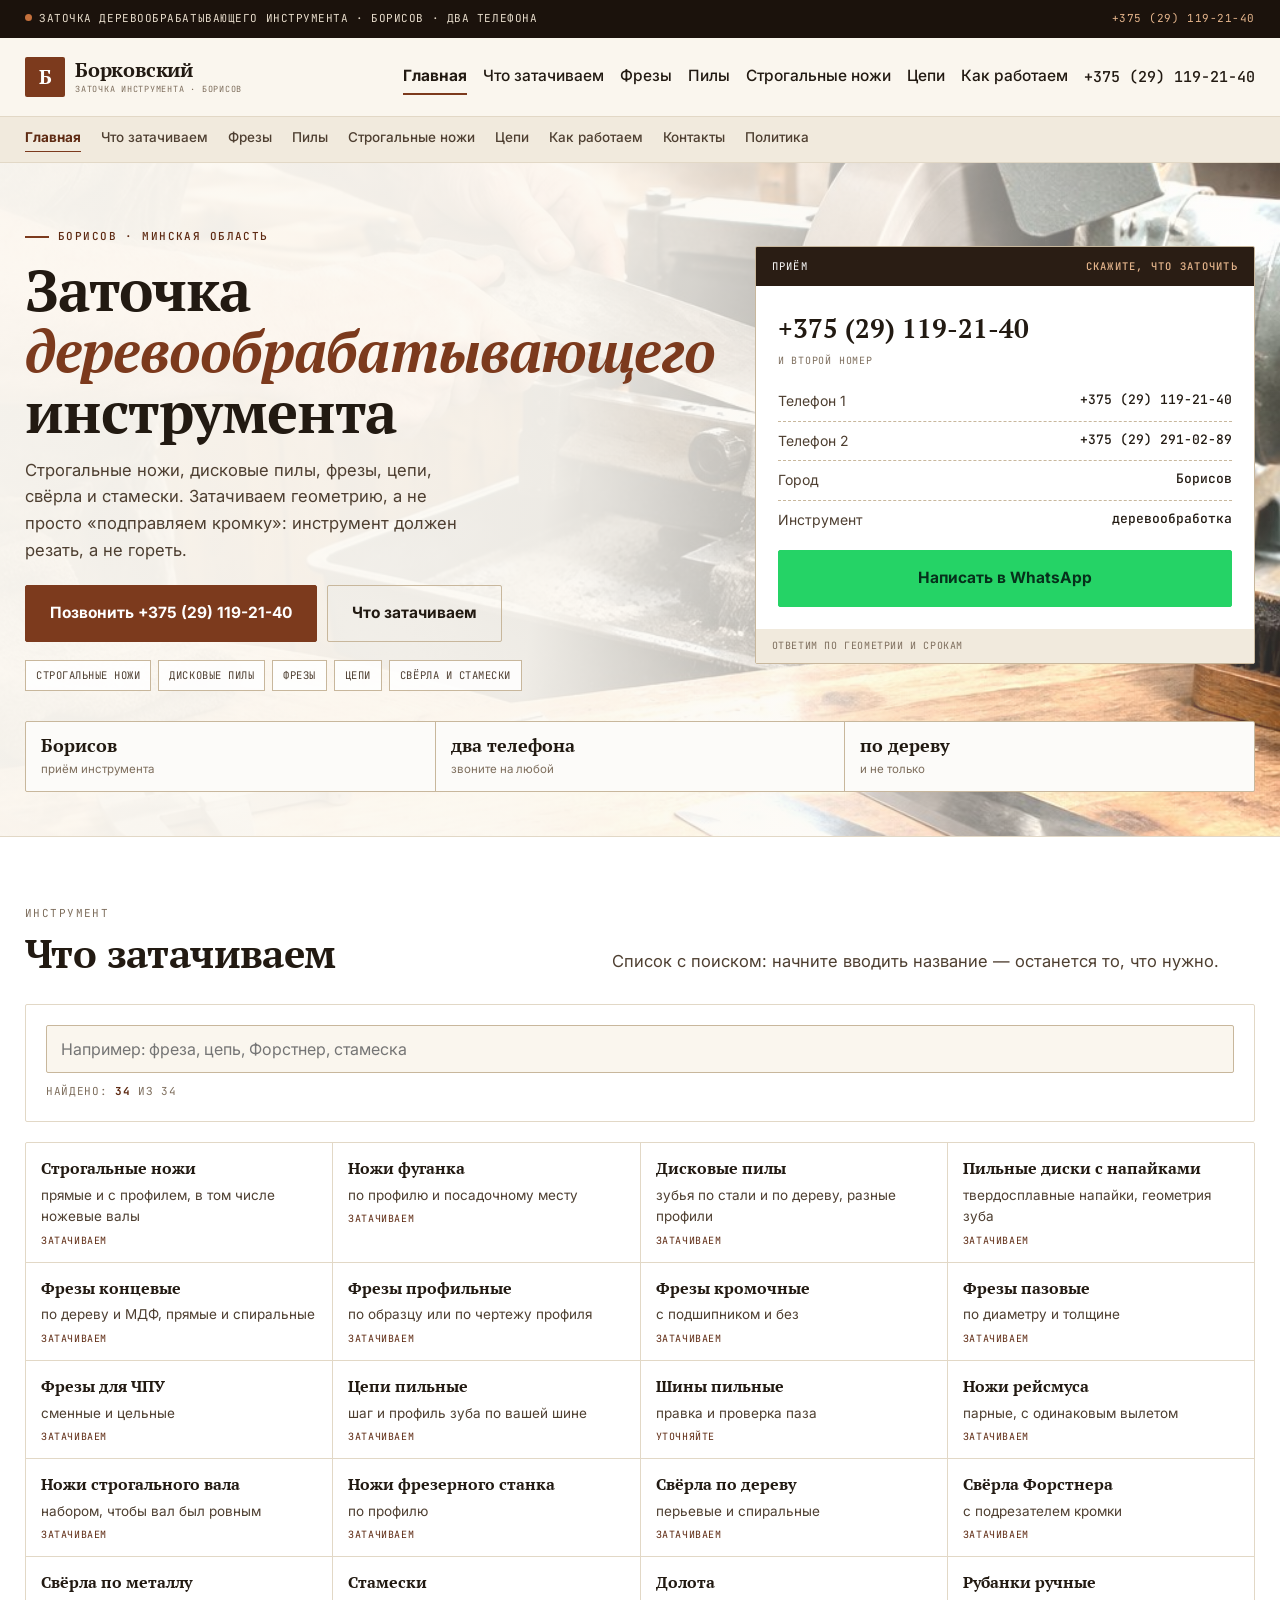
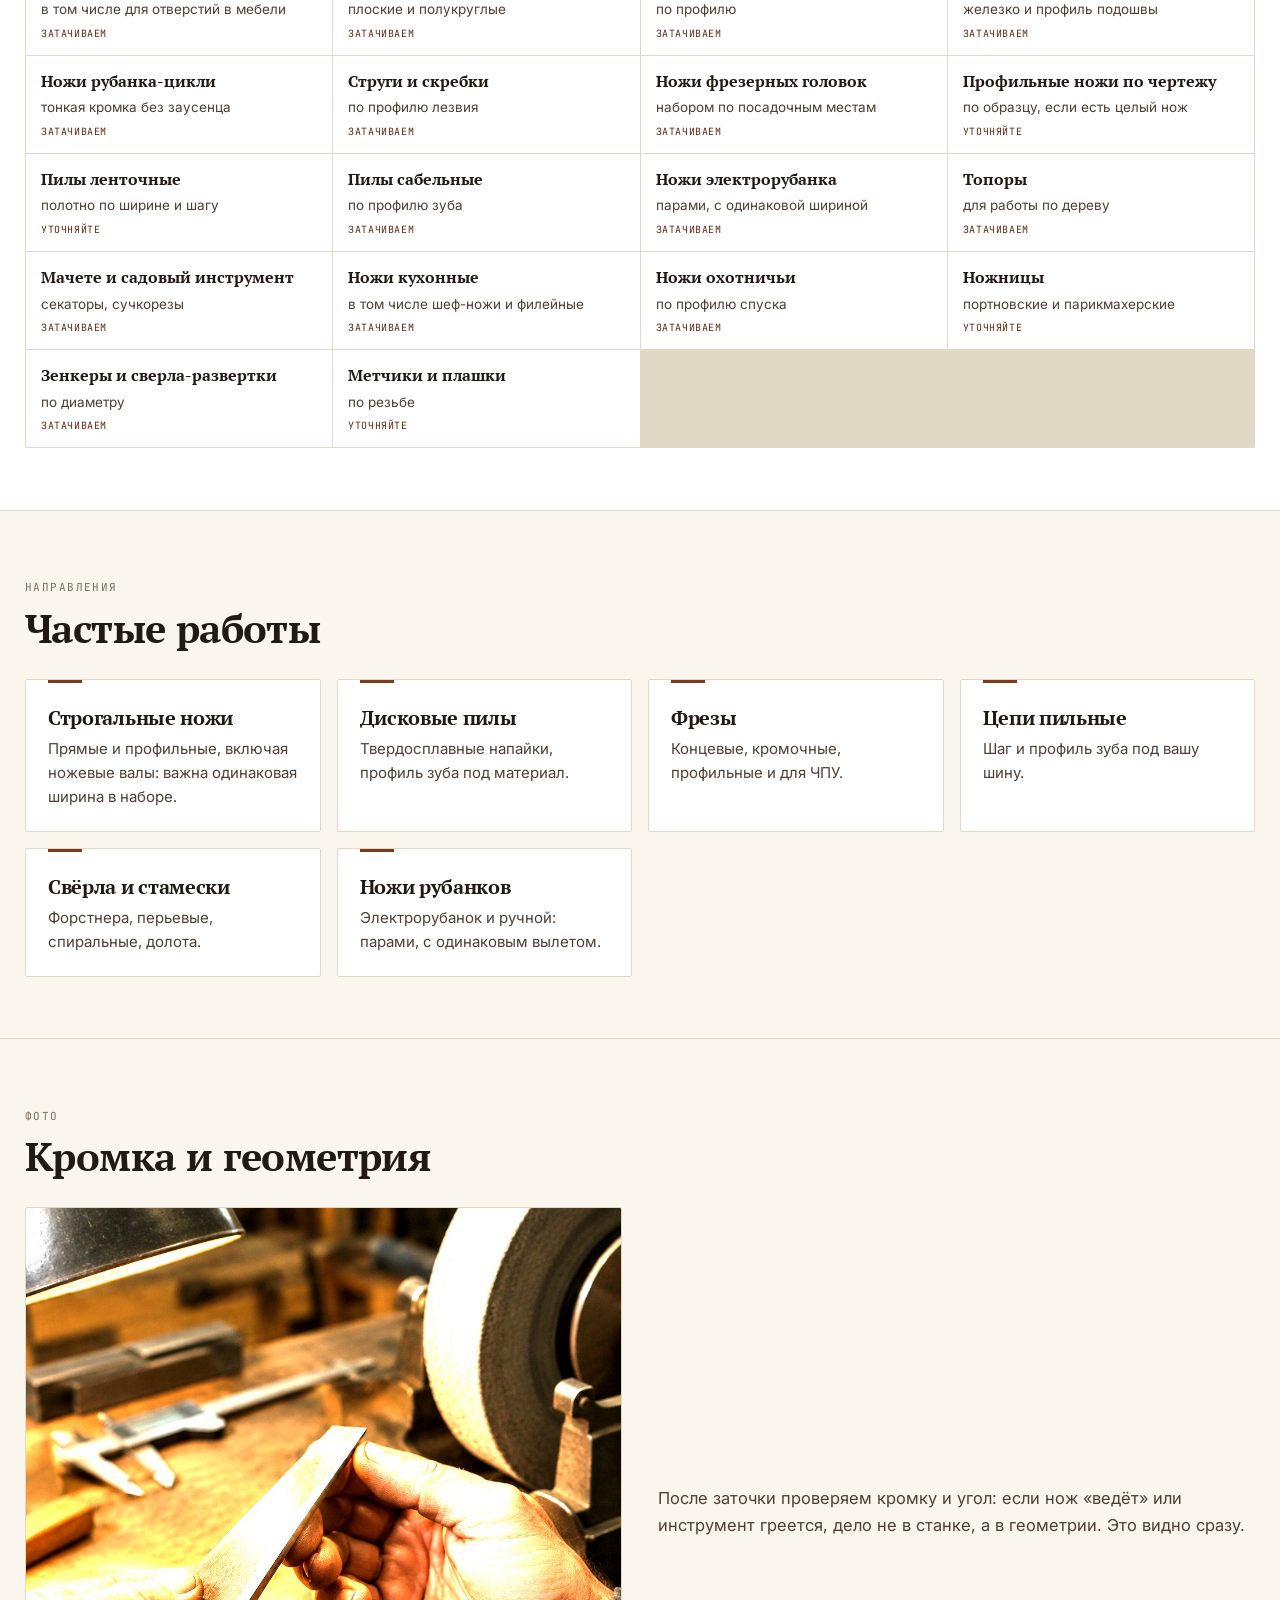
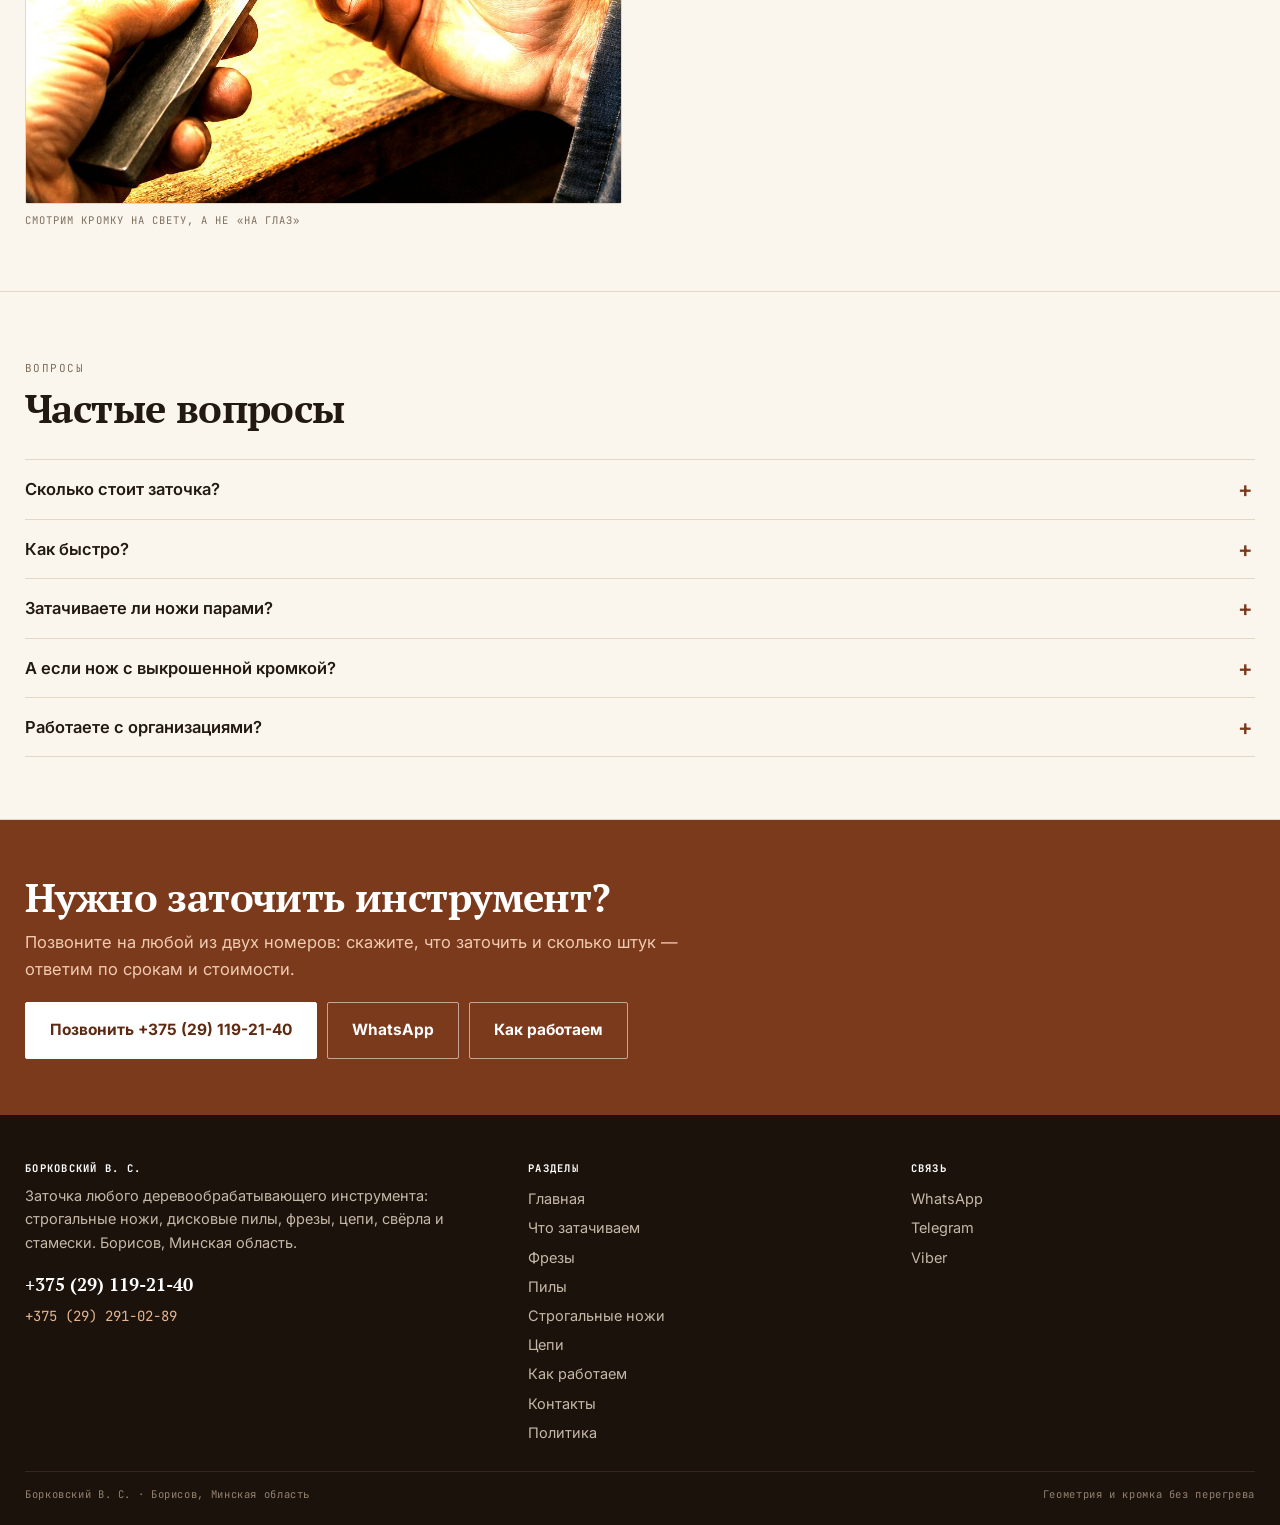
<file: index.html>
<!doctype html><html lang="ru"><head><meta charset="utf-8">
<meta name="viewport" content="width=device-width,initial-scale=1">
<title>Заточка деревообрабатывающего инструмента в Борисове — Борковский В. С.</title><meta name="description" content="Заточка любого деревообрабатывающего инструмента в Борисове: строгальные ножи, дисковые пилы, фрезы, цепи, свёрла, стамески. +375 (29) 119-21-40, +375 (29) 291-02-89">
<meta property="og:title" content="Заточка деревообрабатывающего инструмента в Борисове — Борковский В. С."><meta property="og:description" content="Заточка любого деревообрабатывающего инструмента в Борисове: строгальные ножи, дисковые пилы, фрезы, цепи, свёрла, стамески. +375 (29) 119-21-40, +375 (29) 291-02-89"><meta property="og:type" content="website">
<link rel="preconnect" href="https://fonts.googleapis.com"><link rel="preconnect" href="https://fonts.gstatic.com" crossorigin>
<link href="https://fonts.googleapis.com/css2?family=PT+Serif:wght@400;700&family=Inter:wght@400;500;600&family=JetBrains+Mono:wght@400;500&display=swap" rel="stylesheet">
<style>
:root{--cream:#FAF6EE;--ink:#221A12;--ink2:#4E3F31;--muted:#7E6E5D;--line:#E2D8C6;--line2:#C8B79C;
--rust:#7C3A1D;--rust-d:#5E2A12;--rust-l:#F0E0D2;--wood:#2A1D14;--deep:#1B120C}
*{box-sizing:border-box}
body{margin:0;background:var(--cream);color:var(--ink);font:16.5px/1.6 Inter,system-ui,sans-serif;overflow-x:hidden}
img{max-width:100%;display:block}
a{color:inherit;text-decoration:none}
button{font:inherit;color:inherit;background:none;border:0;cursor:pointer}
h1,h2,h3,h4{margin:0;font-family:'PT Serif',Georgia,serif;font-weight:700;line-height:1.06;letter-spacing:-.015em;overflow-wrap:anywhere}
h1{font-size:clamp(30px,4.5vw,58px)}
h2{font-size:clamp(24px,3.1vw,40px)}
p{margin:0 0 13px;overflow-wrap:break-word}
.wrap{width:min(1230px,100% - 36px);margin:0 auto}
.btn{display:inline-flex;align-items:center;justify-content:center;gap:9px;padding:15px 24px;border-radius:2px;font-weight:700;font-size:15.5px;border:1.5px solid transparent;transition:.15s}
.btn--p{background:var(--rust);color:#fff;border-color:var(--rust)}.btn--p:hover{background:var(--rust-d);border-color:var(--rust-d)}
.btn--s{background:transparent;color:var(--ink);border-color:var(--line2)}.btn--s:hover{border-color:var(--ink)}
</style>
<link rel="stylesheet" href="assets/css/site.v1.css"></head><body>
<div class="top"><div class="wrap"><span><i></i>Заточка деревообрабатывающего инструмента · Борисов · два телефона</span><a href="tel:+375291192140">+375 (29) 119-21-40</a></div></div>
<header class="hd"><div class="wrap hd__in">
<a class="logo" href="index.html"><b>Б</b><span>Борковский<small>заточка инструмента · Борисов</small></span></a>
<nav class="nav"><a href="index.html" class="on">Главная</a><a href="instrument.html">Что затачиваем</a><a href="frezy.html">Фрезы</a><a href="pily.html">Пилы</a><a href="strogalnye.html">Строгальные ножи</a><a href="cepi.html">Цепи</a><a href="process.html">Как работаем</a></nav><a class="hd__tel" href="tel:+375291192140">+375 (29) 119-21-40</a>
<button class="burger" id="burger" aria-label="Меню" aria-expanded="false"><span></span><span></span><span></span></button>
</div></header>
<div class="strip"><div class="wrap strip__in"><a href="index.html" aria-current="page">Главная</a><a href="instrument.html">Что затачиваем</a><a href="frezy.html">Фрезы</a><a href="pily.html">Пилы</a><a href="strogalnye.html">Строгальные ножи</a><a href="cepi.html">Цепи</a><a href="process.html">Как работаем</a><a href="kontakty.html">Контакты</a><a href="politika.html">Политика</a></div></div>
<div class="drw" id="drawer" role="dialog" aria-modal="true" aria-label="Меню"><div class="drw__top"><b>Меню</b><button class="drw__x" id="drawerClose" aria-label="Закрыть">×</button></div>
<nav><a href="index.html">Главная</a><a href="instrument.html">Что затачиваем</a><a href="frezy.html">Фрезы</a><a href="pily.html">Пилы</a><a href="strogalnye.html">Строгальные ножи</a><a href="cepi.html">Цепи</a><a href="process.html">Как работаем</a><a href="kontakty.html">Контакты</a><a href="politika.html">Политика</a></nav><div class="drw__c"><a class="btn btn--p" href="tel:+375291192140">Позвонить</a><a class="btn btn--s" href="https://wa.me/375291192140" target="_blank" rel="noopener">WhatsApp</a></div></div>
<main><section class="hero"><div class="hero__bg"><img src="assets/img/hero.jpg" alt="Заточной станок и строгальный нож на верстаке в мастерской" width="1600" height="1000" fetchpriority="high"></div><div class="wrap hero__in"><div class="hero__grid"><div><span class="kick">Борисов · Минская область</span><h1>Заточка <em>деревообрабатывающего</em> инструмента</h1><p class="hero__lead">Строгальные ножи, дисковые пилы, фрезы, цепи, свёрла и стамески. Затачиваем геометрию, а не просто «подправляем кромку»: инструмент должен резать, а не гореть.</p><div class="hero__acts"><a class="btn btn--p" href="tel:+375291192140">Позвонить +375 (29) 119-21-40</a><a class="btn btn--s" href="instrument.html">Что затачиваем</a></div><div class="hero__tags"><span>строгальные ножи</span><span>дисковые пилы</span><span>фрезы</span><span>цепи</span><span>свёрла и стамески</span></div></div><div class="pass"><div class="pass__h"><span>Приём</span><b>скажите, что заточить</b></div><div class="pass__b"><span class="pass__t">+375 (29) 119-21-40</span><span class="pass__s">и второй номер</span><div class="pass__r"><span>Телефон 1</span><b>+375 (29) 119-21-40</b></div><div class="pass__r"><span>Телефон 2</span><b>+375 (29) 291-02-89</b></div><div class="pass__r"><span>Город</span><b>Борисов</b></div><div class="pass__r"><span>Инструмент</span><b>деревообработка</b></div><a class="btn btn--w" href="https://wa.me/375291192140" target="_blank" rel="noopener">Написать в WhatsApp</a></div><div class="pass__f">Ответим по геометрии и срокам</div></div></div><div class="hero__figs"><div><b>Борисов</b><span>приём инструмента</span></div><div><b>два телефона</b><span>звоните на любой</span></div><div><b>по дереву</b><span>и не только</span></div></div></div></section><section class="sec sec--alt"><div class="wrap"><div class="sec__head"><div><span class="mono">Инструмент</span><h2 style="margin-top:8px">Что затачиваем</h2></div><p>Список с поиском: начните вводить название — останется то, что нужно.</p></div><div class="find"><div class="find__row"><input id="findInput" type="search" placeholder="Например: фреза, цепь, Форстнер, стамеска" aria-label="Поиск по инструменту"></div><div class="find__c" id="findCount"></div></div><div class="list" id="findList" aria-live="polite"></div></div></section><section class="sec "><div class="wrap"><div class="sec__head"><div><span class="mono">Направления</span><h2 style="margin-top:8px">Частые работы</h2></div><p></p></div><div class="cards"><div class="card"><h3>Строгальные ножи</h3><p>Прямые и профильные, включая ножевые валы: важна одинаковая ширина в наборе.</p></div><div class="card"><h3>Дисковые пилы</h3><p>Твердосплавные напайки, профиль зуба под материал.</p></div><div class="card"><h3>Фрезы</h3><p>Концевые, кромочные, профильные и для ЧПУ.</p></div><div class="card"><h3>Цепи пильные</h3><p>Шаг и профиль зуба под вашу шину.</p></div><div class="card"><h3>Свёрла и стамески</h3><p>Форстнера, перьевые, спиральные, долота.</p></div><div class="card"><h3>Ножи рубанков</h3><p>Электрорубанок и ручной: парами, с одинаковым вылетом.</p></div></div></div></section><section class="sec "><div class="wrap"><div class="sec__head"><div><span class="mono">Фото</span><h2 style="margin-top:8px">Кромка и геометрия</h2></div><p></p></div><div class="split"><figure><img src="assets/img/edge.jpg" alt="Мастер проверяет кромку строгального ножа на свету" loading="lazy"><figcaption>Смотрим кромку на свету, а не «на глаз»</figcaption></figure><div><p style="color:var(--ink2)">После заточки проверяем кромку и угол: если нож «ведёт» или инструмент греется, дело не в станке, а в геометрии. Это видно сразу.</p></div></div></div></section><section class="sec "><div class="wrap"><div class="sec__head"><div><span class="mono">Вопросы</span><h2 style="margin-top:8px">Частые вопросы</h2></div><p></p></div><div class="faq"><div class="faq__i"><button class="faq__q" aria-expanded="false">Сколько стоит заточка?</button><div class="faq__a">Зависит от инструмента, размера и состояния кромки. Скажите по телефону, что нужно — назовём стоимость.</div></div><div class="faq__i"><button class="faq__q" aria-expanded="false">Как быстро?</button><div class="faq__a">Срок зависит от объёма и загрузки. Уточняйте при сдаче инструмента.</div></div><div class="faq__i"><button class="faq__q" aria-expanded="false">Затачиваете ли ножи парами?</button><div class="faq__a">Да, для рейсмуса и электрорубанка важна одинаковая ширина в паре.</div></div><div class="faq__i"><button class="faq__q" aria-expanded="false">А если нож с выкрошенной кромкой?</button><div class="faq__a">Возможно, потребуется снять больше металла. Скажем сразу, что получится.</div></div><div class="faq__i"><button class="faq__q" aria-expanded="false">Работаете с организациями?</button><div class="faq__a">Да, приём инструмента от мастерских и производств — обсуждаем по телефону.</div></div></div></div></section><section class="cta"><div class="wrap"><h2>Нужно заточить инструмент?</h2><p>Позвоните на любой из двух номеров: скажите, что заточить и сколько штук — ответим по срокам и стоимости.</p><div class="cta__a"><a class="btn btn--p" href="tel:+375291192140">Позвонить +375 (29) 119-21-40</a><a class="btn btn--s" href="https://wa.me/375291192140" target="_blank" rel="noopener">WhatsApp</a><a class="btn btn--s" href="process.html">Как работаем</a></div></div></section><script>
(function(){
var D=[["Строгальные ножи", "прямые и с профилем, в том числе ножевые валы", "затачиваем"], ["Ножи фуганка", "по профилю и посадочному месту", "затачиваем"], ["Дисковые пилы", "зубья по стали и по дереву, разные профили", "затачиваем"], ["Пильные диски с напайками", "твердосплавные напайки, геометрия зуба", "затачиваем"], ["Фрезы концевые", "по дереву и МДФ, прямые и спиральные", "затачиваем"], ["Фрезы профильные", "по образцу или по чертежу профиля", "затачиваем"], ["Фрезы кромочные", "с подшипником и без", "затачиваем"], ["Фрезы пазовые", "по диаметру и толщине", "затачиваем"], ["Фрезы для ЧПУ", "сменные и цельные", "затачиваем"], ["Цепи пильные", "шаг и профиль зуба по вашей шине", "затачиваем"], ["Шины пильные", "правка и проверка паза", "уточняйте"], ["Ножи рейсмуса", "парные, с одинаковым вылетом", "затачиваем"], ["Ножи строгального вала", "набором, чтобы вал был ровным", "затачиваем"], ["Ножи фрезерного станка", "по профилю", "затачиваем"], ["Свёрла по дереву", "перьевые и спиральные", "затачиваем"], ["Свёрла Форстнера", "с подрезателем кромки", "затачиваем"], ["Свёрла по металлу", "в том числе для отверстий в мебели", "затачиваем"], ["Стамески", "плоские и полукруглые", "затачиваем"], ["Долота", "по профилю", "затачиваем"], ["Рубанки ручные", "железко и профиль подошвы", "затачиваем"], ["Ножи рубанка-цикли", "тонкая кромка без заусенца", "затачиваем"], ["Струги и скребки", "по профилю лезвия", "затачиваем"], ["Ножи фрезерных головок", "набором по посадочным местам", "затачиваем"], ["Профильные ножи по чертежу", "по образцу, если есть целый нож", "уточняйте"], ["Пилы ленточные", "полотно по ширине и шагу", "уточняйте"], ["Пилы сабельные", "по профилю зуба", "затачиваем"], ["Ножи электрорубанка", "парами, с одинаковой шириной", "затачиваем"], ["Топоры", "для работы по дереву", "затачиваем"], ["Мачете и садовый инструмент", "секаторы, сучкорезы", "затачиваем"], ["Ножи кухонные", "в том числе шеф-ножи и филейные", "затачиваем"], ["Ножи охотничьи", "по профилю спуска", "затачиваем"], ["Ножницы", "портновские и парикмахерские", "уточняйте"], ["Зенкеры и сверла-развертки", "по диаметру", "затачиваем"], ["Метчики и плашки", "по резьбе", "уточняйте"]],box=document.getElementById('findList'),inp=document.getElementById('findInput'),cnt=document.getElementById('findCount');
function esc(s){return s.replace(/[&<>]/g,function(c){return{'&':'&amp;','<':'&lt;','>':'&gt;'}[c];});}
function draw(q){
 var s=(q||'').trim().toLowerCase();
 var r=D.filter(function(d){return !s||d[0].toLowerCase().indexOf(s)>-1||d[1].toLowerCase().indexOf(s)>-1;});
 box.innerHTML=r.length?r.map(function(d){
   return '<div class="list__i"><b>'+esc(d[0])+'</b><span>'+esc(d[1])+'</span><em>'+esc(d[2])+'</em></div>';}).join(''):
   '<div class="empty">Такого в списке нет — позвоните: скорее всего, заточим, просто не перечислили.</div>';
 cnt.innerHTML='Найдено: <b>'+r.length+'</b> из '+D.length;
}
inp.addEventListener('input',function(){draw(inp.value);});
draw('');
})();
</script>
</main>
<footer class="ft"><div class="wrap"><div class="ft__g">
<div><h4>Борковский В. С.</h4><p>Заточка любого деревообрабатывающего инструмента: строгальные ножи, дисковые пилы, фрезы, цепи, свёрла и стамески. Борисов, Минская область.</p>
<a class="ft__tel" href="tel:+375291192140">+375 (29) 119-21-40</a><a class="ft__tel2" href="tel:+375292910289">+375 (29) 291-02-89</a></div>
<div><h4>Разделы</h4><a href="index.html">Главная</a><a href="instrument.html">Что затачиваем</a><a href="frezy.html">Фрезы</a><a href="pily.html">Пилы</a><a href="strogalnye.html">Строгальные ножи</a><a href="cepi.html">Цепи</a><a href="process.html">Как работаем</a><a href="kontakty.html">Контакты</a><a href="politika.html">Политика</a></div>
<div><h4>Связь</h4><a href="https://wa.me/375291192140" target="_blank" rel="noopener">WhatsApp</a><a href="https://t.me/+375291192140" target="_blank" rel="noopener">Telegram</a><a href="viber://chat?number=%2B375291192140">Viber</a></div>
</div><div class="ft__bot"><span>Борковский В. С. · Борисов, Минская область</span><span>Геометрия и кромка без перегрева</span></div></div></footer>
<div class="mbar"><a href="tel:+375291192140"><b>Позвонить</b></a><a href="https://wa.me/375291192140" target="_blank" rel="noopener"><b>WhatsApp</b></a><a href="viber://chat?number=%2B375291192140"><b>Viber</b></a><a href="https://t.me/+375291192140" target="_blank" rel="noopener"><b>Telegram</b></a></div>
<script src="assets/js/main.v1.js" defer></script></body></html>
</file>
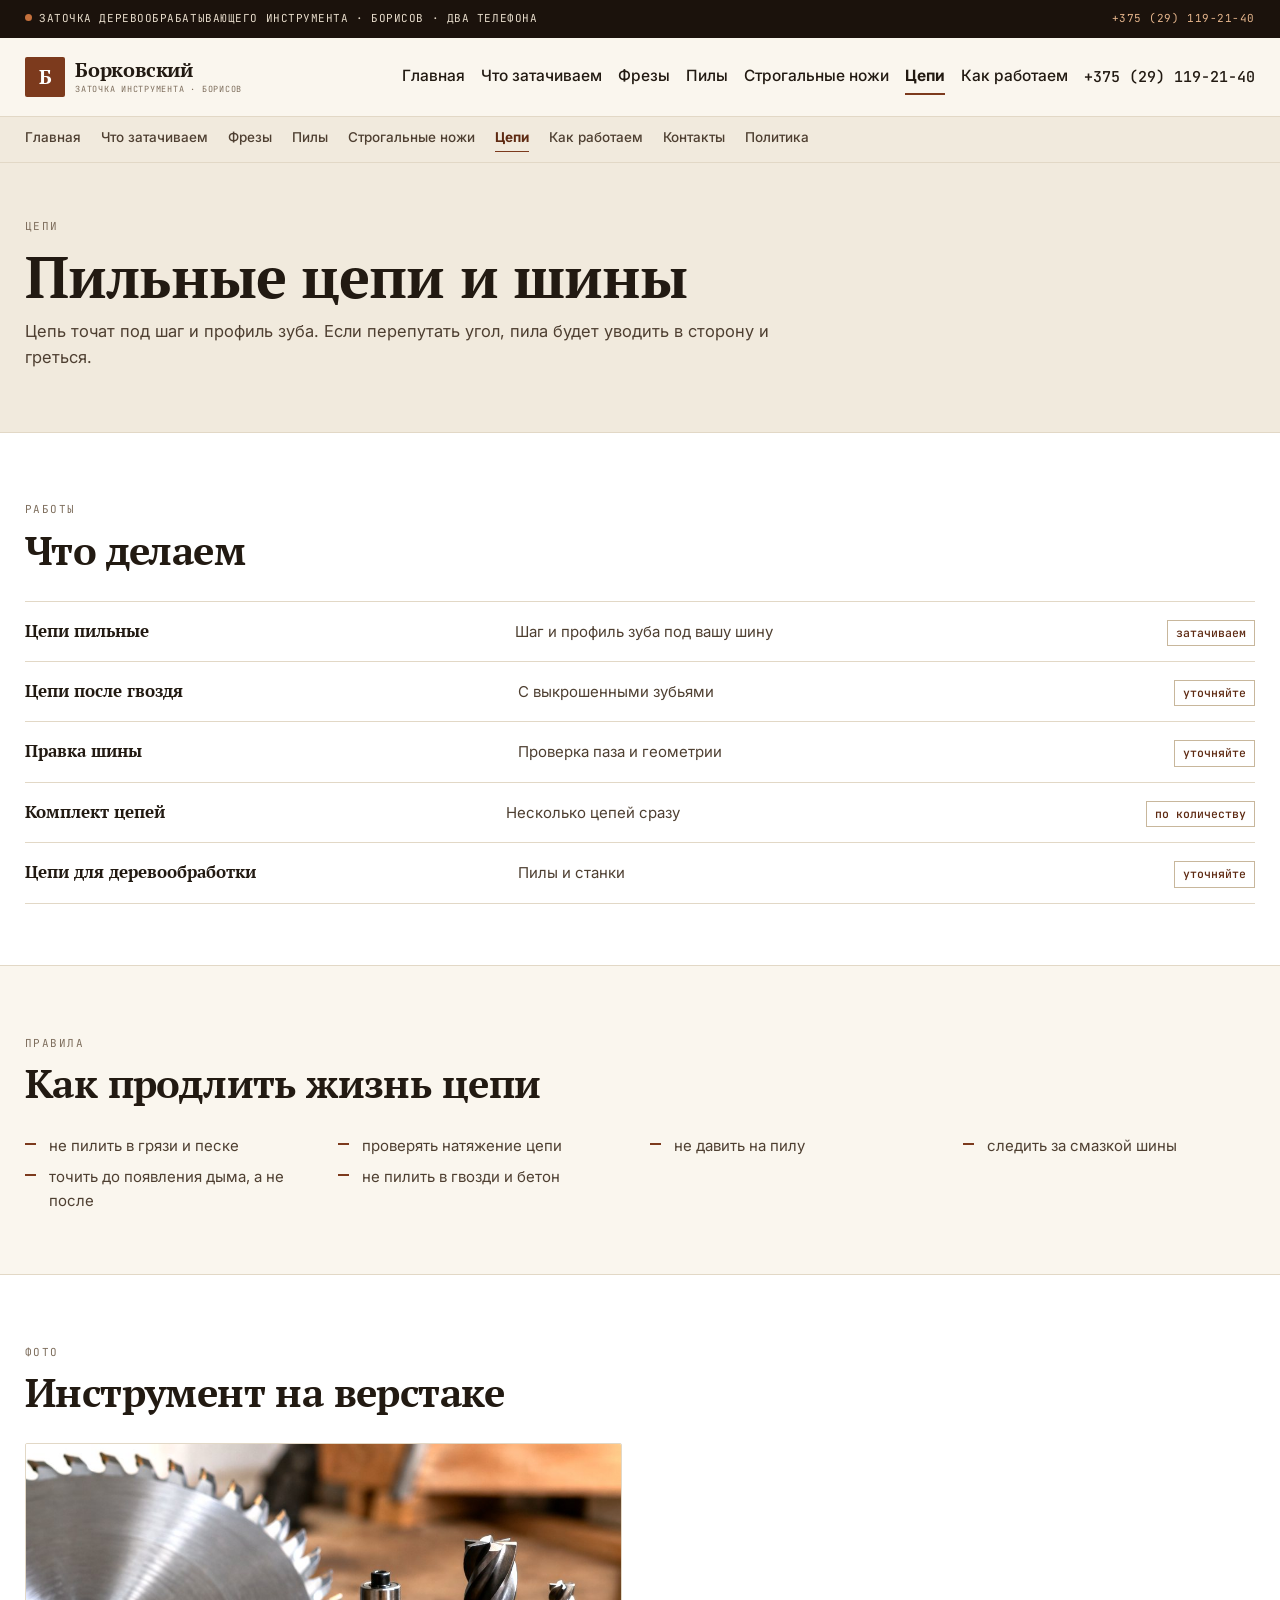
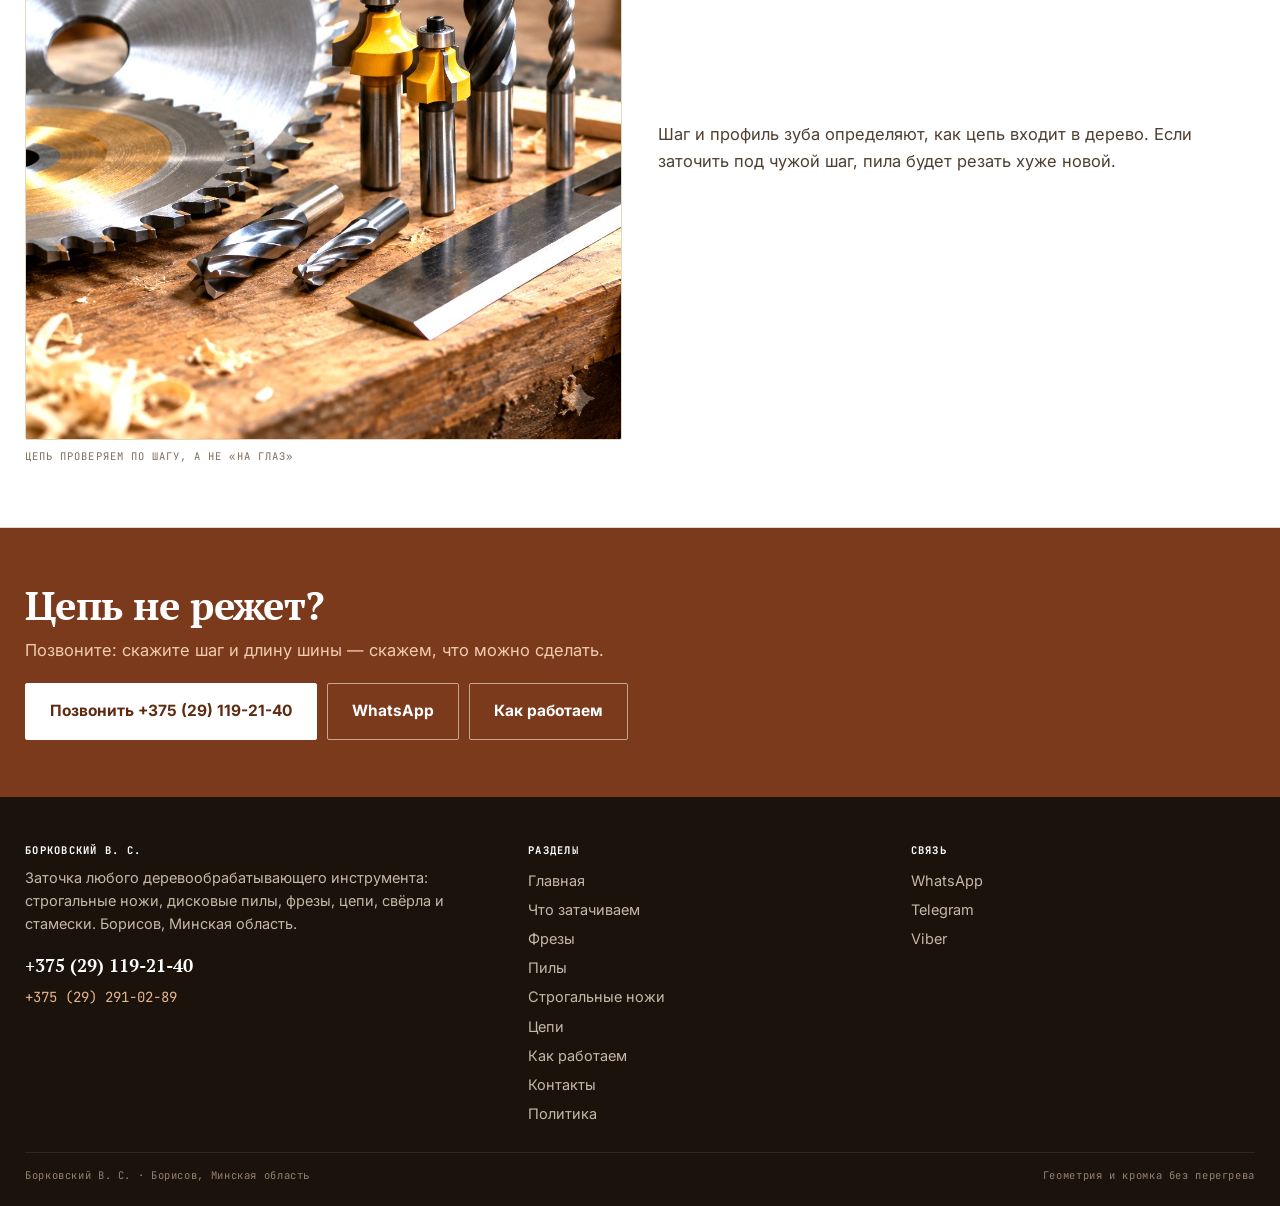
<file: cepi.html>
<!doctype html><html lang="ru"><head><meta charset="utf-8">
<meta name="viewport" content="width=device-width,initial-scale=1">
<title>Заточка цепей и правка шин — Борисов</title><meta name="description" content="Заточка пильных цепей в Борисове: шаг и профиль зуба под вашу шину, правка шины. Приём инструмента в Борисове.">
<meta property="og:title" content="Заточка цепей и правка шин — Борисов"><meta property="og:description" content="Заточка пильных цепей в Борисове: шаг и профиль зуба под вашу шину, правка шины. Приём инструмента в Борисове."><meta property="og:type" content="website">
<link rel="preconnect" href="https://fonts.googleapis.com"><link rel="preconnect" href="https://fonts.gstatic.com" crossorigin>
<link href="https://fonts.googleapis.com/css2?family=PT+Serif:wght@400;700&family=Inter:wght@400;500;600&family=JetBrains+Mono:wght@400;500&display=swap" rel="stylesheet">
<style>
:root{--cream:#FAF6EE;--ink:#221A12;--ink2:#4E3F31;--muted:#7E6E5D;--line:#E2D8C6;--line2:#C8B79C;
--rust:#7C3A1D;--rust-d:#5E2A12;--rust-l:#F0E0D2;--wood:#2A1D14;--deep:#1B120C}
*{box-sizing:border-box}
body{margin:0;background:var(--cream);color:var(--ink);font:16.5px/1.6 Inter,system-ui,sans-serif;overflow-x:hidden}
img{max-width:100%;display:block}
a{color:inherit;text-decoration:none}
button{font:inherit;color:inherit;background:none;border:0;cursor:pointer}
h1,h2,h3,h4{margin:0;font-family:'PT Serif',Georgia,serif;font-weight:700;line-height:1.06;letter-spacing:-.015em;overflow-wrap:anywhere}
h1{font-size:clamp(30px,4.5vw,58px)}
h2{font-size:clamp(24px,3.1vw,40px)}
p{margin:0 0 13px;overflow-wrap:break-word}
.wrap{width:min(1230px,100% - 36px);margin:0 auto}
.btn{display:inline-flex;align-items:center;justify-content:center;gap:9px;padding:15px 24px;border-radius:2px;font-weight:700;font-size:15.5px;border:1.5px solid transparent;transition:.15s}
.btn--p{background:var(--rust);color:#fff;border-color:var(--rust)}.btn--p:hover{background:var(--rust-d);border-color:var(--rust-d)}
.btn--s{background:transparent;color:var(--ink);border-color:var(--line2)}.btn--s:hover{border-color:var(--ink)}
</style>
<link rel="stylesheet" href="assets/css/site.v1.css"></head><body>
<div class="top"><div class="wrap"><span><i></i>Заточка деревообрабатывающего инструмента · Борисов · два телефона</span><a href="tel:+375291192140">+375 (29) 119-21-40</a></div></div>
<header class="hd"><div class="wrap hd__in">
<a class="logo" href="index.html"><b>Б</b><span>Борковский<small>заточка инструмента · Борисов</small></span></a>
<nav class="nav"><a href="index.html">Главная</a><a href="instrument.html">Что затачиваем</a><a href="frezy.html">Фрезы</a><a href="pily.html">Пилы</a><a href="strogalnye.html">Строгальные ножи</a><a href="cepi.html" class="on">Цепи</a><a href="process.html">Как работаем</a></nav><a class="hd__tel" href="tel:+375291192140">+375 (29) 119-21-40</a>
<button class="burger" id="burger" aria-label="Меню" aria-expanded="false"><span></span><span></span><span></span></button>
</div></header>
<div class="strip"><div class="wrap strip__in"><a href="index.html">Главная</a><a href="instrument.html">Что затачиваем</a><a href="frezy.html">Фрезы</a><a href="pily.html">Пилы</a><a href="strogalnye.html">Строгальные ножи</a><a href="cepi.html" aria-current="page">Цепи</a><a href="process.html">Как работаем</a><a href="kontakty.html">Контакты</a><a href="politika.html">Политика</a></div></div>
<div class="drw" id="drawer" role="dialog" aria-modal="true" aria-label="Меню"><div class="drw__top"><b>Меню</b><button class="drw__x" id="drawerClose" aria-label="Закрыть">×</button></div>
<nav><a href="index.html">Главная</a><a href="instrument.html">Что затачиваем</a><a href="frezy.html">Фрезы</a><a href="pily.html">Пилы</a><a href="strogalnye.html">Строгальные ножи</a><a href="cepi.html">Цепи</a><a href="process.html">Как работаем</a><a href="kontakty.html">Контакты</a><a href="politika.html">Политика</a></nav><div class="drw__c"><a class="btn btn--p" href="tel:+375291192140">Позвонить</a><a class="btn btn--s" href="https://wa.me/375291192140" target="_blank" rel="noopener">WhatsApp</a></div></div>
<main><section class="ph"><div class="wrap"><span class="mono">Цепи</span><h1 style="margin-top:9px">Пильные цепи и шины</h1><p>Цепь точат под шаг и профиль зуба. Если перепутать угол, пила будет уводить в сторону и греться.</p></div></section><section class="sec sec--alt"><div class="wrap"><div class="sec__head"><div><span class="mono">Работы</span><h2 style="margin-top:8px">Что делаем</h2></div><p></p></div><div class="rows"><div class="row"><b>Цепи пильные</b><span>Шаг и профиль зуба под вашу шину</span><i>затачиваем</i></div><div class="row"><b>Цепи после гвоздя</b><span>С выкрошенными зубьями</span><i>уточняйте</i></div><div class="row"><b>Правка шины</b><span>Проверка паза и геометрии</span><i>уточняйте</i></div><div class="row"><b>Комплект цепей</b><span>Несколько цепей сразу</span><i>по количеству</i></div><div class="row"><b>Цепи для деревообработки</b><span>Пилы и станки</span><i>уточняйте</i></div></div></div></section><section class="sec "><div class="wrap"><div class="sec__head"><div><span class="mono">Правила</span><h2 style="margin-top:8px">Как продлить жизнь цепи</h2></div><p></p></div><ul class="chk"><li>не пилить в грязи и песке</li><li>проверять натяжение цепи</li><li>не давить на пилу</li><li>следить за смазкой шины</li><li>точить до появления дыма, а не после</li><li>не пилить в гвозди и бетон</li></ul></div></section><section class="sec sec--alt"><div class="wrap"><div class="sec__head"><div><span class="mono">Фото</span><h2 style="margin-top:8px">Инструмент на верстаке</h2></div><p></p></div><div class="split"><figure><img src="assets/img/tools.jpg" alt="Пильные и дисковые инструменты на верстаке" loading="lazy"><figcaption>Цепь проверяем по шагу, а не «на глаз»</figcaption></figure><div><p style="color:var(--ink2)">Шаг и профиль зуба определяют, как цепь входит в дерево. Если заточить под чужой шаг, пила будет резать хуже новой.</p></div></div></div></section><section class="cta"><div class="wrap"><h2>Цепь не режет?</h2><p>Позвоните: скажите шаг и длину шины — скажем, что можно сделать.</p><div class="cta__a"><a class="btn btn--p" href="tel:+375291192140">Позвонить +375 (29) 119-21-40</a><a class="btn btn--s" href="https://wa.me/375291192140" target="_blank" rel="noopener">WhatsApp</a><a class="btn btn--s" href="process.html">Как работаем</a></div></div></section></main>
<footer class="ft"><div class="wrap"><div class="ft__g">
<div><h4>Борковский В. С.</h4><p>Заточка любого деревообрабатывающего инструмента: строгальные ножи, дисковые пилы, фрезы, цепи, свёрла и стамески. Борисов, Минская область.</p>
<a class="ft__tel" href="tel:+375291192140">+375 (29) 119-21-40</a><a class="ft__tel2" href="tel:+375292910289">+375 (29) 291-02-89</a></div>
<div><h4>Разделы</h4><a href="index.html">Главная</a><a href="instrument.html">Что затачиваем</a><a href="frezy.html">Фрезы</a><a href="pily.html">Пилы</a><a href="strogalnye.html">Строгальные ножи</a><a href="cepi.html">Цепи</a><a href="process.html">Как работаем</a><a href="kontakty.html">Контакты</a><a href="politika.html">Политика</a></div>
<div><h4>Связь</h4><a href="https://wa.me/375291192140" target="_blank" rel="noopener">WhatsApp</a><a href="https://t.me/+375291192140" target="_blank" rel="noopener">Telegram</a><a href="viber://chat?number=%2B375291192140">Viber</a></div>
</div><div class="ft__bot"><span>Борковский В. С. · Борисов, Минская область</span><span>Геометрия и кромка без перегрева</span></div></div></footer>
<div class="mbar"><a href="tel:+375291192140"><b>Позвонить</b></a><a href="https://wa.me/375291192140" target="_blank" rel="noopener"><b>WhatsApp</b></a><a href="viber://chat?number=%2B375291192140"><b>Viber</b></a><a href="https://t.me/+375291192140" target="_blank" rel="noopener"><b>Telegram</b></a></div>
<script src="assets/js/main.v1.js" defer></script></body></html>
</file>
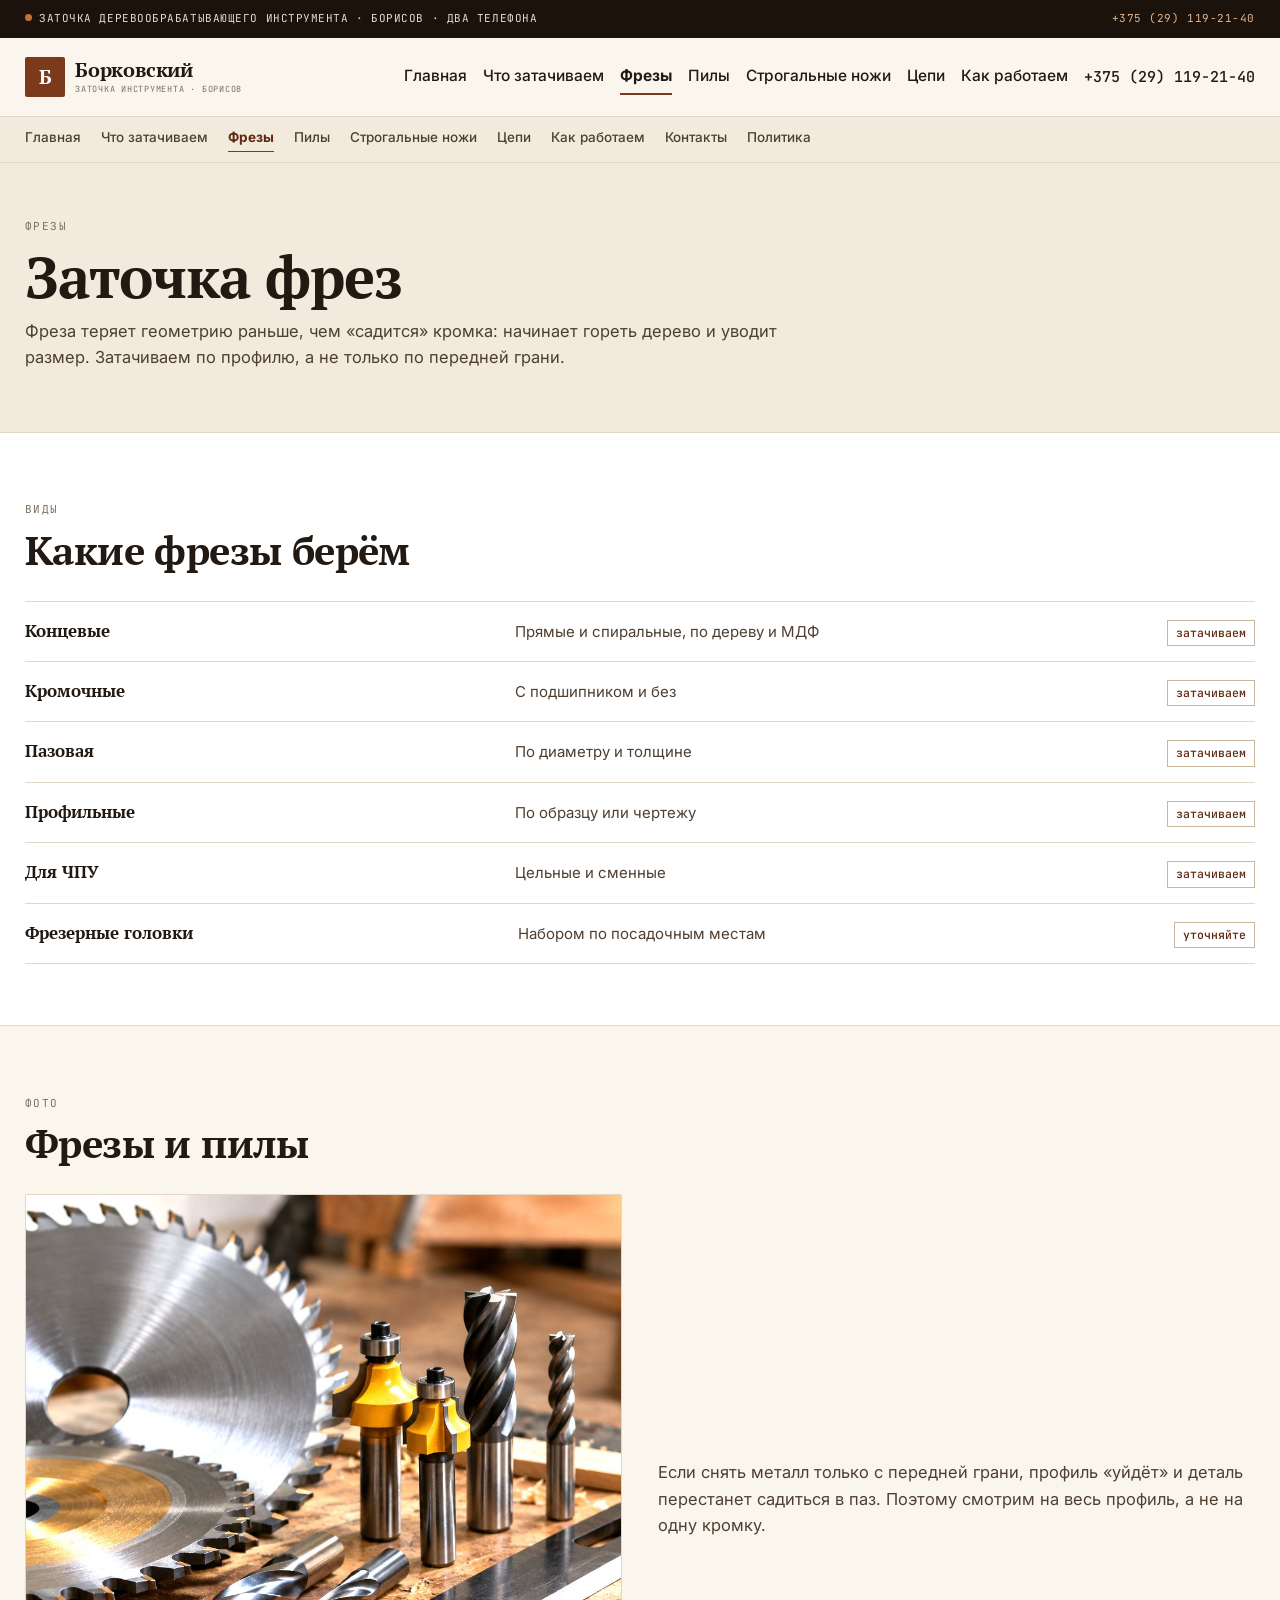
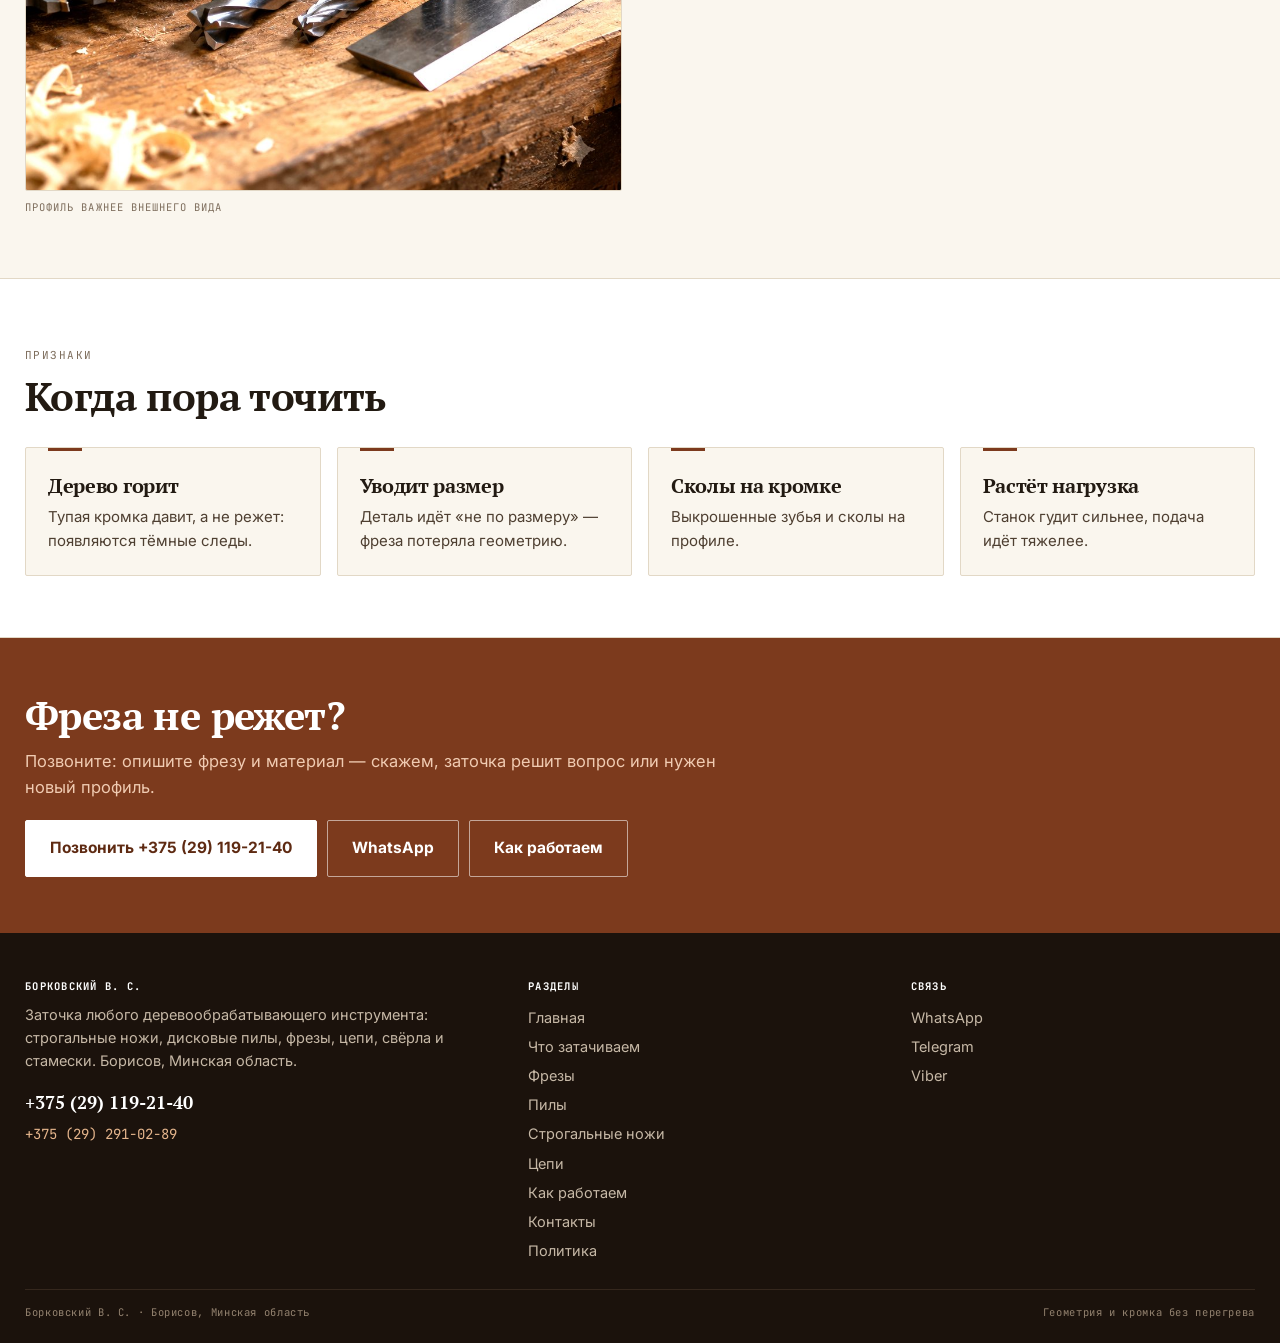
<file: frezy.html>
<!doctype html><html lang="ru"><head><meta charset="utf-8">
<meta name="viewport" content="width=device-width,initial-scale=1">
<title>Заточка фрез — концевые, кромочные, профильные | Борисов</title><meta name="description" content="Заточка фрез в Борисове: концевые, кромочные, пазовые, профильные и фрезы для ЧПУ. Геометрия и профиль по образцу.">
<meta property="og:title" content="Заточка фрез — концевые, кромочные, профильные | Борисов"><meta property="og:description" content="Заточка фрез в Борисове: концевые, кромочные, пазовые, профильные и фрезы для ЧПУ. Геометрия и профиль по образцу."><meta property="og:type" content="website">
<link rel="preconnect" href="https://fonts.googleapis.com"><link rel="preconnect" href="https://fonts.gstatic.com" crossorigin>
<link href="https://fonts.googleapis.com/css2?family=PT+Serif:wght@400;700&family=Inter:wght@400;500;600&family=JetBrains+Mono:wght@400;500&display=swap" rel="stylesheet">
<style>
:root{--cream:#FAF6EE;--ink:#221A12;--ink2:#4E3F31;--muted:#7E6E5D;--line:#E2D8C6;--line2:#C8B79C;
--rust:#7C3A1D;--rust-d:#5E2A12;--rust-l:#F0E0D2;--wood:#2A1D14;--deep:#1B120C}
*{box-sizing:border-box}
body{margin:0;background:var(--cream);color:var(--ink);font:16.5px/1.6 Inter,system-ui,sans-serif;overflow-x:hidden}
img{max-width:100%;display:block}
a{color:inherit;text-decoration:none}
button{font:inherit;color:inherit;background:none;border:0;cursor:pointer}
h1,h2,h3,h4{margin:0;font-family:'PT Serif',Georgia,serif;font-weight:700;line-height:1.06;letter-spacing:-.015em;overflow-wrap:anywhere}
h1{font-size:clamp(30px,4.5vw,58px)}
h2{font-size:clamp(24px,3.1vw,40px)}
p{margin:0 0 13px;overflow-wrap:break-word}
.wrap{width:min(1230px,100% - 36px);margin:0 auto}
.btn{display:inline-flex;align-items:center;justify-content:center;gap:9px;padding:15px 24px;border-radius:2px;font-weight:700;font-size:15.5px;border:1.5px solid transparent;transition:.15s}
.btn--p{background:var(--rust);color:#fff;border-color:var(--rust)}.btn--p:hover{background:var(--rust-d);border-color:var(--rust-d)}
.btn--s{background:transparent;color:var(--ink);border-color:var(--line2)}.btn--s:hover{border-color:var(--ink)}
</style>
<link rel="stylesheet" href="assets/css/site.v1.css"></head><body>
<div class="top"><div class="wrap"><span><i></i>Заточка деревообрабатывающего инструмента · Борисов · два телефона</span><a href="tel:+375291192140">+375 (29) 119-21-40</a></div></div>
<header class="hd"><div class="wrap hd__in">
<a class="logo" href="index.html"><b>Б</b><span>Борковский<small>заточка инструмента · Борисов</small></span></a>
<nav class="nav"><a href="index.html">Главная</a><a href="instrument.html">Что затачиваем</a><a href="frezy.html" class="on">Фрезы</a><a href="pily.html">Пилы</a><a href="strogalnye.html">Строгальные ножи</a><a href="cepi.html">Цепи</a><a href="process.html">Как работаем</a></nav><a class="hd__tel" href="tel:+375291192140">+375 (29) 119-21-40</a>
<button class="burger" id="burger" aria-label="Меню" aria-expanded="false"><span></span><span></span><span></span></button>
</div></header>
<div class="strip"><div class="wrap strip__in"><a href="index.html">Главная</a><a href="instrument.html">Что затачиваем</a><a href="frezy.html" aria-current="page">Фрезы</a><a href="pily.html">Пилы</a><a href="strogalnye.html">Строгальные ножи</a><a href="cepi.html">Цепи</a><a href="process.html">Как работаем</a><a href="kontakty.html">Контакты</a><a href="politika.html">Политика</a></div></div>
<div class="drw" id="drawer" role="dialog" aria-modal="true" aria-label="Меню"><div class="drw__top"><b>Меню</b><button class="drw__x" id="drawerClose" aria-label="Закрыть">×</button></div>
<nav><a href="index.html">Главная</a><a href="instrument.html">Что затачиваем</a><a href="frezy.html">Фрезы</a><a href="pily.html">Пилы</a><a href="strogalnye.html">Строгальные ножи</a><a href="cepi.html">Цепи</a><a href="process.html">Как работаем</a><a href="kontakty.html">Контакты</a><a href="politika.html">Политика</a></nav><div class="drw__c"><a class="btn btn--p" href="tel:+375291192140">Позвонить</a><a class="btn btn--s" href="https://wa.me/375291192140" target="_blank" rel="noopener">WhatsApp</a></div></div>
<main><section class="ph"><div class="wrap"><span class="mono">Фрезы</span><h1 style="margin-top:9px">Заточка фрез</h1><p>Фреза теряет геометрию раньше, чем «садится» кромка: начинает гореть дерево и уводит размер. Затачиваем по профилю, а не только по передней грани.</p></div></section><section class="sec sec--alt"><div class="wrap"><div class="sec__head"><div><span class="mono">Виды</span><h2 style="margin-top:8px">Какие фрезы берём</h2></div><p></p></div><div class="rows"><div class="row"><b>Концевые</b><span>Прямые и спиральные, по дереву и МДФ</span><i>затачиваем</i></div><div class="row"><b>Кромочные</b><span>С подшипником и без</span><i>затачиваем</i></div><div class="row"><b>Пазовая</b><span>По диаметру и толщине</span><i>затачиваем</i></div><div class="row"><b>Профильные</b><span>По образцу или чертежу</span><i>затачиваем</i></div><div class="row"><b>Для ЧПУ</b><span>Цельные и сменные</span><i>затачиваем</i></div><div class="row"><b>Фрезерные головки</b><span>Набором по посадочным местам</span><i>уточняйте</i></div></div></div></section><section class="sec "><div class="wrap"><div class="sec__head"><div><span class="mono">Фото</span><h2 style="margin-top:8px">Фрезы и пилы</h2></div><p></p></div><div class="split"><figure><img src="assets/img/tools.jpg" alt="Фрезы, дисковые пилы и строгальный нож на верстаке" loading="lazy"><figcaption>Профиль важнее внешнего вида</figcaption></figure><div><p style="color:var(--ink2)">Если снять металл только с передней грани, профиль «уйдёт» и деталь перестанет садиться в паз. Поэтому смотрим на весь профиль, а не на одну кромку.</p></div></div></div></section><section class="sec sec--alt"><div class="wrap"><div class="sec__head"><div><span class="mono">Признаки</span><h2 style="margin-top:8px">Когда пора точить</h2></div><p></p></div><div class="cards"><div class="card"><h3>Дерево горит</h3><p>Тупая кромка давит, а не режет: появляются тёмные следы.</p></div><div class="card"><h3>Уводит размер</h3><p>Деталь идёт «не по размеру» — фреза потеряла геометрию.</p></div><div class="card"><h3>Сколы на кромке</h3><p>Выкрошенные зубья и сколы на профиле.</p></div><div class="card"><h3>Растёт нагрузка</h3><p>Станок гудит сильнее, подача идёт тяжелее.</p></div></div></div></section><section class="cta"><div class="wrap"><h2>Фреза не режет?</h2><p>Позвоните: опишите фрезу и материал — скажем, заточка решит вопрос или нужен новый профиль.</p><div class="cta__a"><a class="btn btn--p" href="tel:+375291192140">Позвонить +375 (29) 119-21-40</a><a class="btn btn--s" href="https://wa.me/375291192140" target="_blank" rel="noopener">WhatsApp</a><a class="btn btn--s" href="process.html">Как работаем</a></div></div></section></main>
<footer class="ft"><div class="wrap"><div class="ft__g">
<div><h4>Борковский В. С.</h4><p>Заточка любого деревообрабатывающего инструмента: строгальные ножи, дисковые пилы, фрезы, цепи, свёрла и стамески. Борисов, Минская область.</p>
<a class="ft__tel" href="tel:+375291192140">+375 (29) 119-21-40</a><a class="ft__tel2" href="tel:+375292910289">+375 (29) 291-02-89</a></div>
<div><h4>Разделы</h4><a href="index.html">Главная</a><a href="instrument.html">Что затачиваем</a><a href="frezy.html">Фрезы</a><a href="pily.html">Пилы</a><a href="strogalnye.html">Строгальные ножи</a><a href="cepi.html">Цепи</a><a href="process.html">Как работаем</a><a href="kontakty.html">Контакты</a><a href="politika.html">Политика</a></div>
<div><h4>Связь</h4><a href="https://wa.me/375291192140" target="_blank" rel="noopener">WhatsApp</a><a href="https://t.me/+375291192140" target="_blank" rel="noopener">Telegram</a><a href="viber://chat?number=%2B375291192140">Viber</a></div>
</div><div class="ft__bot"><span>Борковский В. С. · Борисов, Минская область</span><span>Геометрия и кромка без перегрева</span></div></div></footer>
<div class="mbar"><a href="tel:+375291192140"><b>Позвонить</b></a><a href="https://wa.me/375291192140" target="_blank" rel="noopener"><b>WhatsApp</b></a><a href="viber://chat?number=%2B375291192140"><b>Viber</b></a><a href="https://t.me/+375291192140" target="_blank" rel="noopener"><b>Telegram</b></a></div>
<script src="assets/js/main.v1.js" defer></script></body></html>
</file>
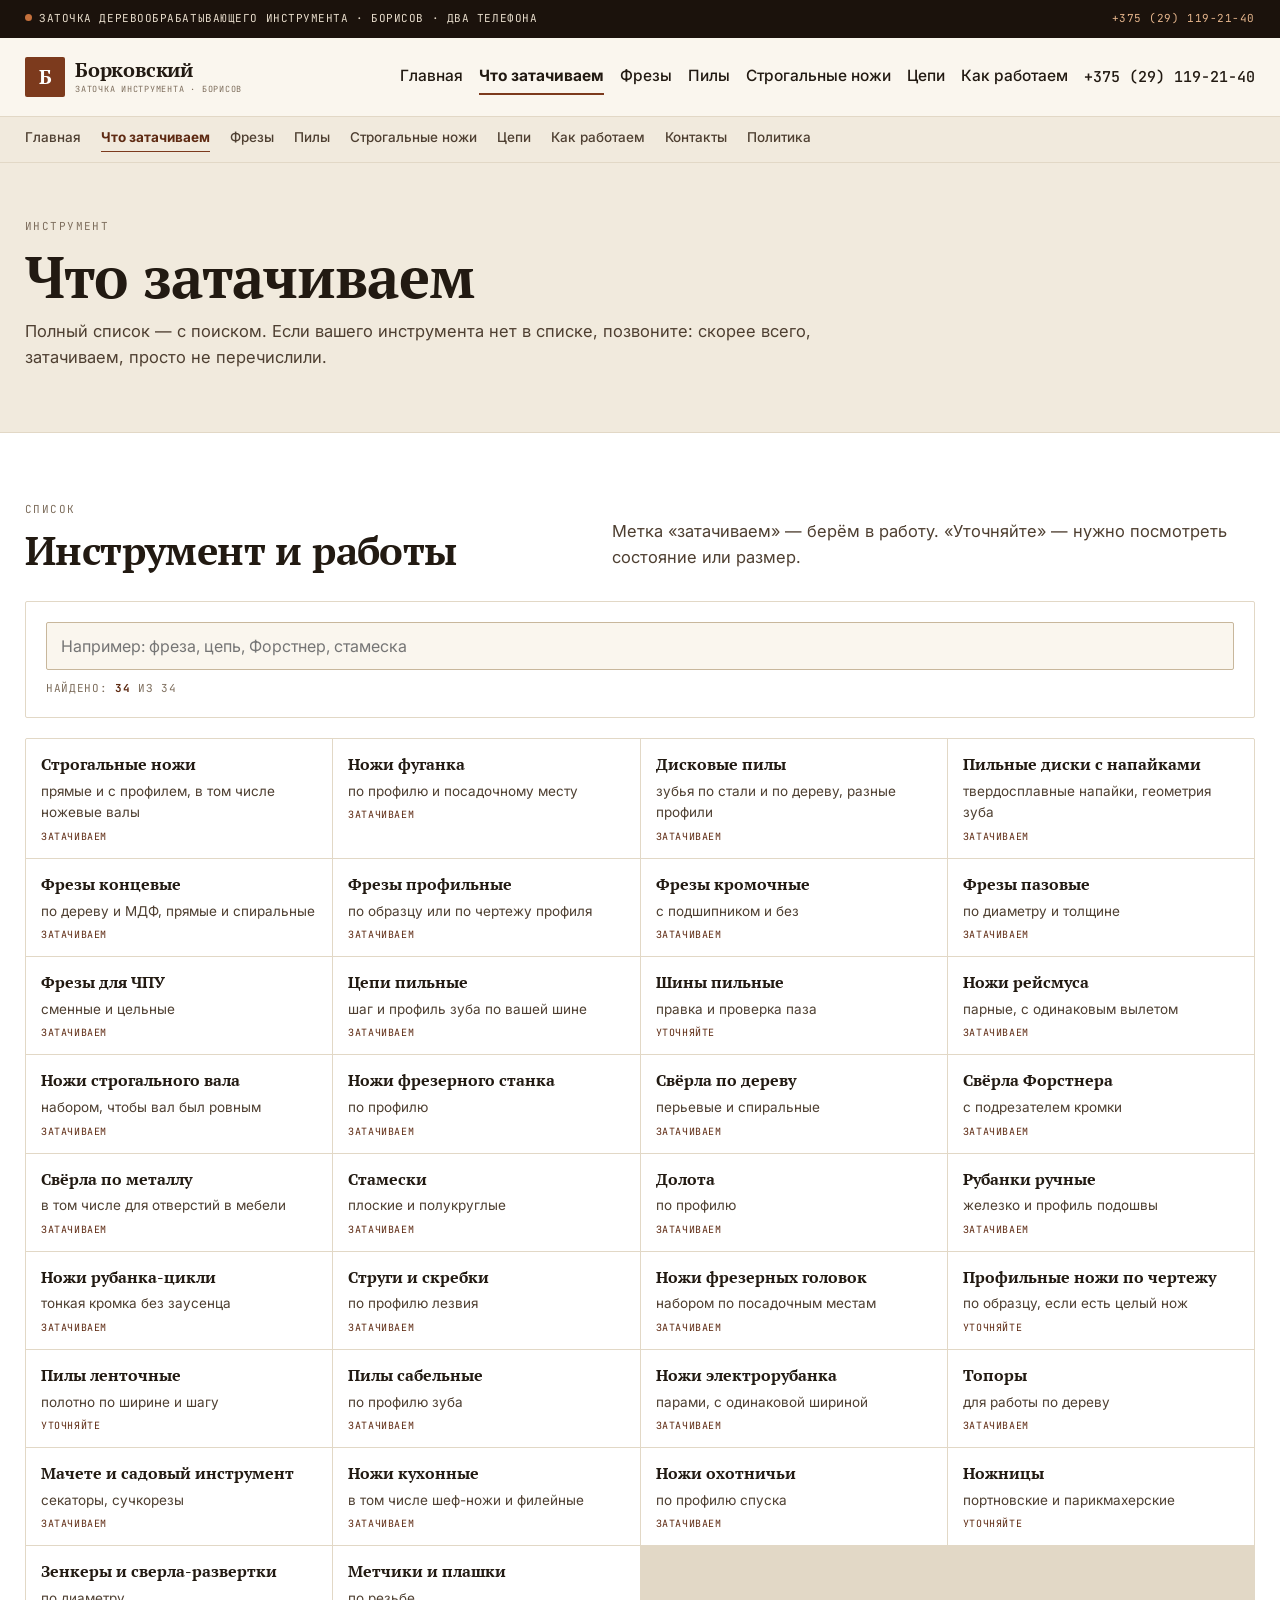
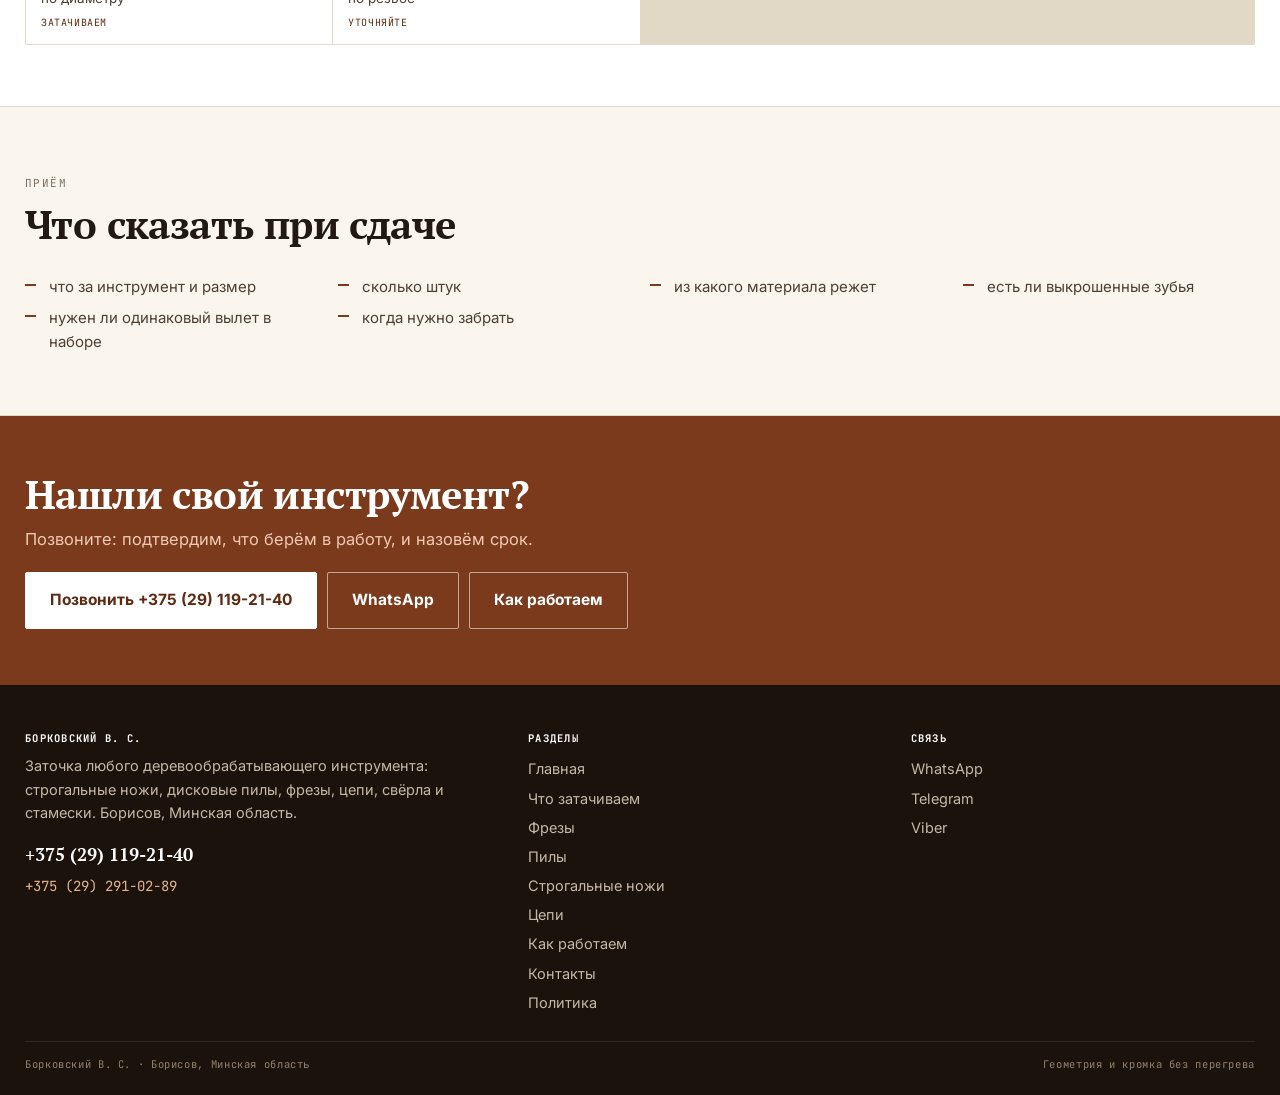
<file: instrument.html>
<!doctype html><html lang="ru"><head><meta charset="utf-8">
<meta name="viewport" content="width=device-width,initial-scale=1">
<title>Что затачиваем — список инструмента с поиском | Борковский, Борисов</title><meta name="description" content="Полный список инструмента на заточку: строгальные ножи, дисковые пилы, фрезы, цепи, свёрла, стамески, ножи рубанков. Поиск по названию.">
<meta property="og:title" content="Что затачиваем — список инструмента с поиском | Борковский, Борисов"><meta property="og:description" content="Полный список инструмента на заточку: строгальные ножи, дисковые пилы, фрезы, цепи, свёрла, стамески, ножи рубанков. Поиск по названию."><meta property="og:type" content="website">
<link rel="preconnect" href="https://fonts.googleapis.com"><link rel="preconnect" href="https://fonts.gstatic.com" crossorigin>
<link href="https://fonts.googleapis.com/css2?family=PT+Serif:wght@400;700&family=Inter:wght@400;500;600&family=JetBrains+Mono:wght@400;500&display=swap" rel="stylesheet">
<style>
:root{--cream:#FAF6EE;--ink:#221A12;--ink2:#4E3F31;--muted:#7E6E5D;--line:#E2D8C6;--line2:#C8B79C;
--rust:#7C3A1D;--rust-d:#5E2A12;--rust-l:#F0E0D2;--wood:#2A1D14;--deep:#1B120C}
*{box-sizing:border-box}
body{margin:0;background:var(--cream);color:var(--ink);font:16.5px/1.6 Inter,system-ui,sans-serif;overflow-x:hidden}
img{max-width:100%;display:block}
a{color:inherit;text-decoration:none}
button{font:inherit;color:inherit;background:none;border:0;cursor:pointer}
h1,h2,h3,h4{margin:0;font-family:'PT Serif',Georgia,serif;font-weight:700;line-height:1.06;letter-spacing:-.015em;overflow-wrap:anywhere}
h1{font-size:clamp(30px,4.5vw,58px)}
h2{font-size:clamp(24px,3.1vw,40px)}
p{margin:0 0 13px;overflow-wrap:break-word}
.wrap{width:min(1230px,100% - 36px);margin:0 auto}
.btn{display:inline-flex;align-items:center;justify-content:center;gap:9px;padding:15px 24px;border-radius:2px;font-weight:700;font-size:15.5px;border:1.5px solid transparent;transition:.15s}
.btn--p{background:var(--rust);color:#fff;border-color:var(--rust)}.btn--p:hover{background:var(--rust-d);border-color:var(--rust-d)}
.btn--s{background:transparent;color:var(--ink);border-color:var(--line2)}.btn--s:hover{border-color:var(--ink)}
</style>
<link rel="stylesheet" href="assets/css/site.v1.css"></head><body>
<div class="top"><div class="wrap"><span><i></i>Заточка деревообрабатывающего инструмента · Борисов · два телефона</span><a href="tel:+375291192140">+375 (29) 119-21-40</a></div></div>
<header class="hd"><div class="wrap hd__in">
<a class="logo" href="index.html"><b>Б</b><span>Борковский<small>заточка инструмента · Борисов</small></span></a>
<nav class="nav"><a href="index.html">Главная</a><a href="instrument.html" class="on">Что затачиваем</a><a href="frezy.html">Фрезы</a><a href="pily.html">Пилы</a><a href="strogalnye.html">Строгальные ножи</a><a href="cepi.html">Цепи</a><a href="process.html">Как работаем</a></nav><a class="hd__tel" href="tel:+375291192140">+375 (29) 119-21-40</a>
<button class="burger" id="burger" aria-label="Меню" aria-expanded="false"><span></span><span></span><span></span></button>
</div></header>
<div class="strip"><div class="wrap strip__in"><a href="index.html">Главная</a><a href="instrument.html" aria-current="page">Что затачиваем</a><a href="frezy.html">Фрезы</a><a href="pily.html">Пилы</a><a href="strogalnye.html">Строгальные ножи</a><a href="cepi.html">Цепи</a><a href="process.html">Как работаем</a><a href="kontakty.html">Контакты</a><a href="politika.html">Политика</a></div></div>
<div class="drw" id="drawer" role="dialog" aria-modal="true" aria-label="Меню"><div class="drw__top"><b>Меню</b><button class="drw__x" id="drawerClose" aria-label="Закрыть">×</button></div>
<nav><a href="index.html">Главная</a><a href="instrument.html">Что затачиваем</a><a href="frezy.html">Фрезы</a><a href="pily.html">Пилы</a><a href="strogalnye.html">Строгальные ножи</a><a href="cepi.html">Цепи</a><a href="process.html">Как работаем</a><a href="kontakty.html">Контакты</a><a href="politika.html">Политика</a></nav><div class="drw__c"><a class="btn btn--p" href="tel:+375291192140">Позвонить</a><a class="btn btn--s" href="https://wa.me/375291192140" target="_blank" rel="noopener">WhatsApp</a></div></div>
<main><section class="ph"><div class="wrap"><span class="mono">Инструмент</span><h1 style="margin-top:9px">Что затачиваем</h1><p>Полный список — с поиском. Если вашего инструмента нет в списке, позвоните: скорее всего, затачиваем, просто не перечислили.</p></div></section><section class="sec sec--alt"><div class="wrap"><div class="sec__head"><div><span class="mono">Список</span><h2 style="margin-top:8px">Инструмент и работы</h2></div><p>Метка «затачиваем» — берём в работу. «Уточняйте» — нужно посмотреть состояние или размер.</p></div><div class="find"><div class="find__row"><input id="findInput" type="search" placeholder="Например: фреза, цепь, Форстнер, стамеска" aria-label="Поиск по инструменту"></div><div class="find__c" id="findCount"></div></div><div class="list" id="findList" aria-live="polite"></div></div></section><section class="sec "><div class="wrap"><div class="sec__head"><div><span class="mono">Приём</span><h2 style="margin-top:8px">Что сказать при сдаче</h2></div><p></p></div><ul class="chk"><li>что за инструмент и размер</li><li>сколько штук</li><li>из какого материала режет</li><li>есть ли выкрошенные зубья</li><li>нужен ли одинаковый вылет в наборе</li><li>когда нужно забрать</li></ul></div></section><section class="cta"><div class="wrap"><h2>Нашли свой инструмент?</h2><p>Позвоните: подтвердим, что берём в работу, и назовём срок.</p><div class="cta__a"><a class="btn btn--p" href="tel:+375291192140">Позвонить +375 (29) 119-21-40</a><a class="btn btn--s" href="https://wa.me/375291192140" target="_blank" rel="noopener">WhatsApp</a><a class="btn btn--s" href="process.html">Как работаем</a></div></div></section><script>
(function(){
var D=[["Строгальные ножи", "прямые и с профилем, в том числе ножевые валы", "затачиваем"], ["Ножи фуганка", "по профилю и посадочному месту", "затачиваем"], ["Дисковые пилы", "зубья по стали и по дереву, разные профили", "затачиваем"], ["Пильные диски с напайками", "твердосплавные напайки, геометрия зуба", "затачиваем"], ["Фрезы концевые", "по дереву и МДФ, прямые и спиральные", "затачиваем"], ["Фрезы профильные", "по образцу или по чертежу профиля", "затачиваем"], ["Фрезы кромочные", "с подшипником и без", "затачиваем"], ["Фрезы пазовые", "по диаметру и толщине", "затачиваем"], ["Фрезы для ЧПУ", "сменные и цельные", "затачиваем"], ["Цепи пильные", "шаг и профиль зуба по вашей шине", "затачиваем"], ["Шины пильные", "правка и проверка паза", "уточняйте"], ["Ножи рейсмуса", "парные, с одинаковым вылетом", "затачиваем"], ["Ножи строгального вала", "набором, чтобы вал был ровным", "затачиваем"], ["Ножи фрезерного станка", "по профилю", "затачиваем"], ["Свёрла по дереву", "перьевые и спиральные", "затачиваем"], ["Свёрла Форстнера", "с подрезателем кромки", "затачиваем"], ["Свёрла по металлу", "в том числе для отверстий в мебели", "затачиваем"], ["Стамески", "плоские и полукруглые", "затачиваем"], ["Долота", "по профилю", "затачиваем"], ["Рубанки ручные", "железко и профиль подошвы", "затачиваем"], ["Ножи рубанка-цикли", "тонкая кромка без заусенца", "затачиваем"], ["Струги и скребки", "по профилю лезвия", "затачиваем"], ["Ножи фрезерных головок", "набором по посадочным местам", "затачиваем"], ["Профильные ножи по чертежу", "по образцу, если есть целый нож", "уточняйте"], ["Пилы ленточные", "полотно по ширине и шагу", "уточняйте"], ["Пилы сабельные", "по профилю зуба", "затачиваем"], ["Ножи электрорубанка", "парами, с одинаковой шириной", "затачиваем"], ["Топоры", "для работы по дереву", "затачиваем"], ["Мачете и садовый инструмент", "секаторы, сучкорезы", "затачиваем"], ["Ножи кухонные", "в том числе шеф-ножи и филейные", "затачиваем"], ["Ножи охотничьи", "по профилю спуска", "затачиваем"], ["Ножницы", "портновские и парикмахерские", "уточняйте"], ["Зенкеры и сверла-развертки", "по диаметру", "затачиваем"], ["Метчики и плашки", "по резьбе", "уточняйте"]],box=document.getElementById('findList'),inp=document.getElementById('findInput'),cnt=document.getElementById('findCount');
function esc(s){return s.replace(/[&<>]/g,function(c){return{'&':'&amp;','<':'&lt;','>':'&gt;'}[c];});}
function draw(q){
 var s=(q||'').trim().toLowerCase();
 var r=D.filter(function(d){return !s||d[0].toLowerCase().indexOf(s)>-1||d[1].toLowerCase().indexOf(s)>-1;});
 box.innerHTML=r.length?r.map(function(d){
   return '<div class="list__i"><b>'+esc(d[0])+'</b><span>'+esc(d[1])+'</span><em>'+esc(d[2])+'</em></div>';}).join(''):
   '<div class="empty">Такого в списке нет — позвоните: скорее всего, заточим, просто не перечислили.</div>';
 cnt.innerHTML='Найдено: <b>'+r.length+'</b> из '+D.length;
}
inp.addEventListener('input',function(){draw(inp.value);});
draw('');
})();
</script>
</main>
<footer class="ft"><div class="wrap"><div class="ft__g">
<div><h4>Борковский В. С.</h4><p>Заточка любого деревообрабатывающего инструмента: строгальные ножи, дисковые пилы, фрезы, цепи, свёрла и стамески. Борисов, Минская область.</p>
<a class="ft__tel" href="tel:+375291192140">+375 (29) 119-21-40</a><a class="ft__tel2" href="tel:+375292910289">+375 (29) 291-02-89</a></div>
<div><h4>Разделы</h4><a href="index.html">Главная</a><a href="instrument.html">Что затачиваем</a><a href="frezy.html">Фрезы</a><a href="pily.html">Пилы</a><a href="strogalnye.html">Строгальные ножи</a><a href="cepi.html">Цепи</a><a href="process.html">Как работаем</a><a href="kontakty.html">Контакты</a><a href="politika.html">Политика</a></div>
<div><h4>Связь</h4><a href="https://wa.me/375291192140" target="_blank" rel="noopener">WhatsApp</a><a href="https://t.me/+375291192140" target="_blank" rel="noopener">Telegram</a><a href="viber://chat?number=%2B375291192140">Viber</a></div>
</div><div class="ft__bot"><span>Борковский В. С. · Борисов, Минская область</span><span>Геометрия и кромка без перегрева</span></div></div></footer>
<div class="mbar"><a href="tel:+375291192140"><b>Позвонить</b></a><a href="https://wa.me/375291192140" target="_blank" rel="noopener"><b>WhatsApp</b></a><a href="viber://chat?number=%2B375291192140"><b>Viber</b></a><a href="https://t.me/+375291192140" target="_blank" rel="noopener"><b>Telegram</b></a></div>
<script src="assets/js/main.v1.js" defer></script></body></html>
</file>
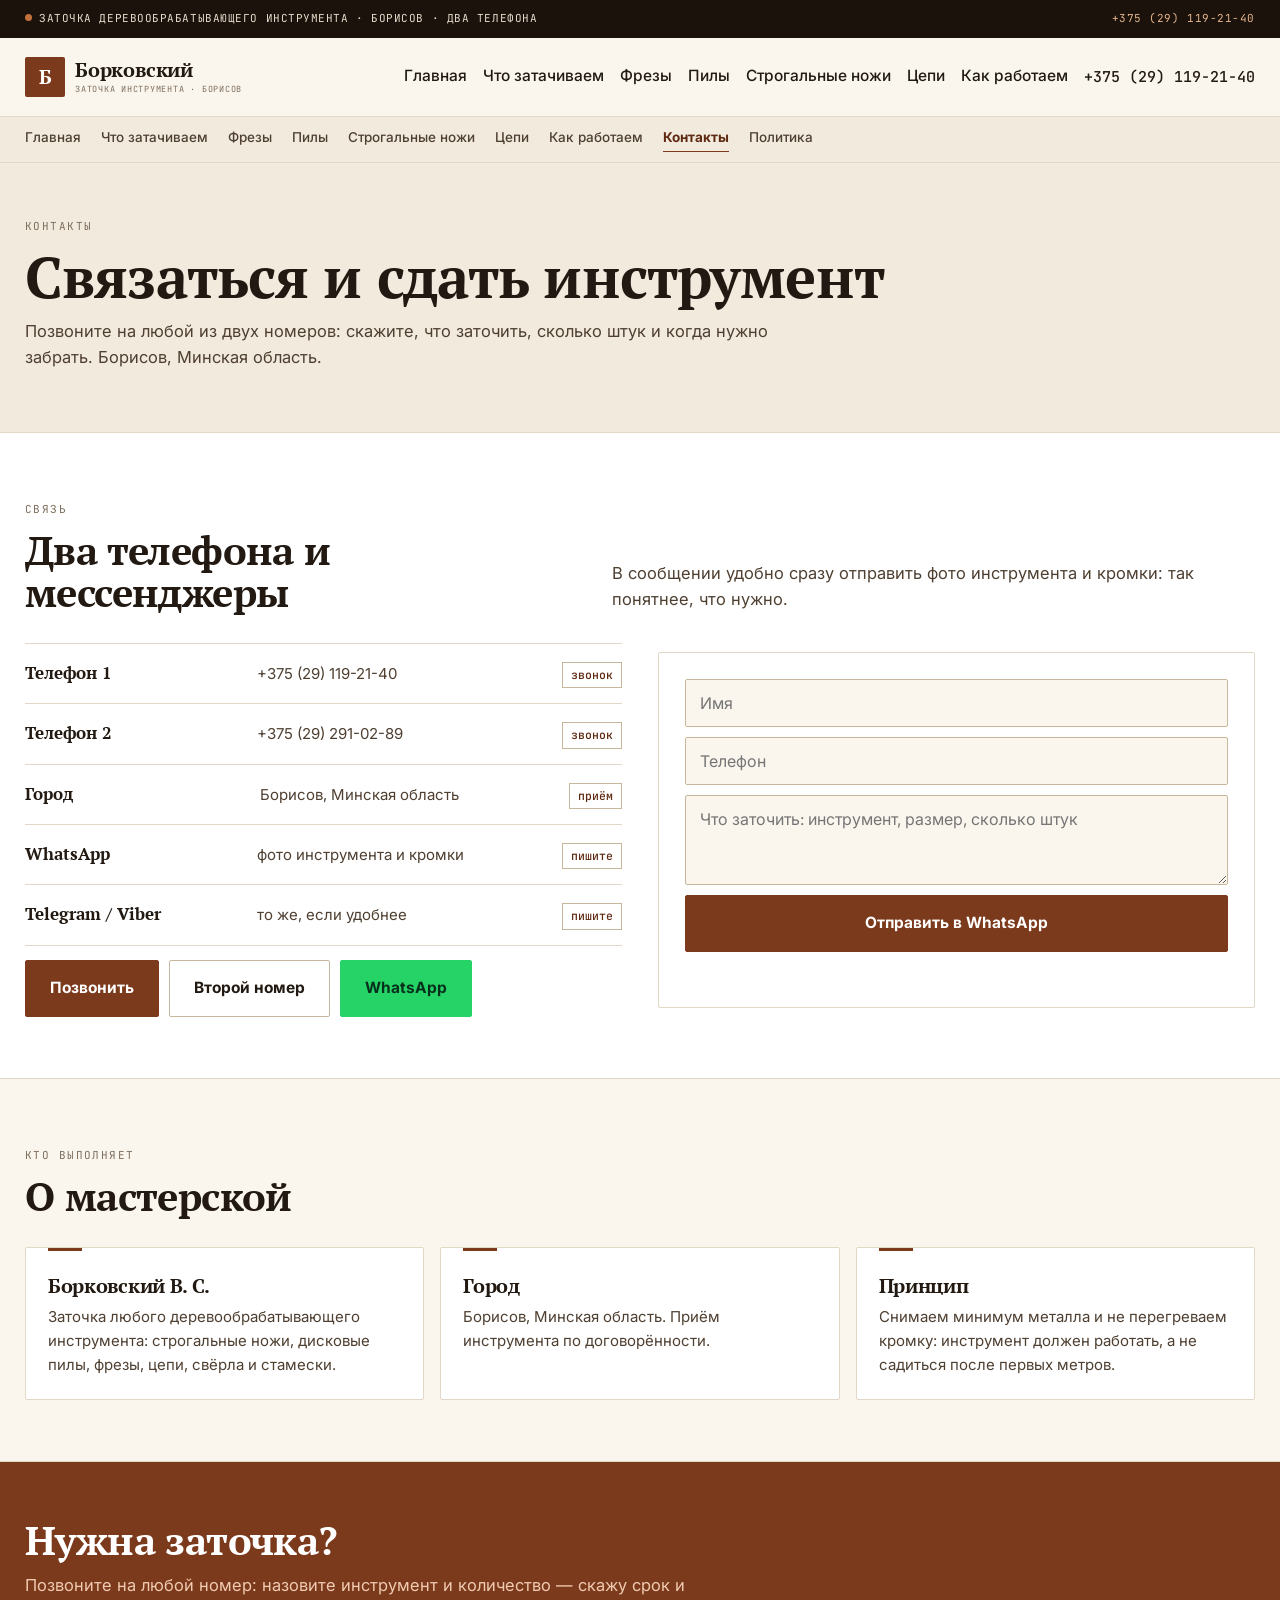
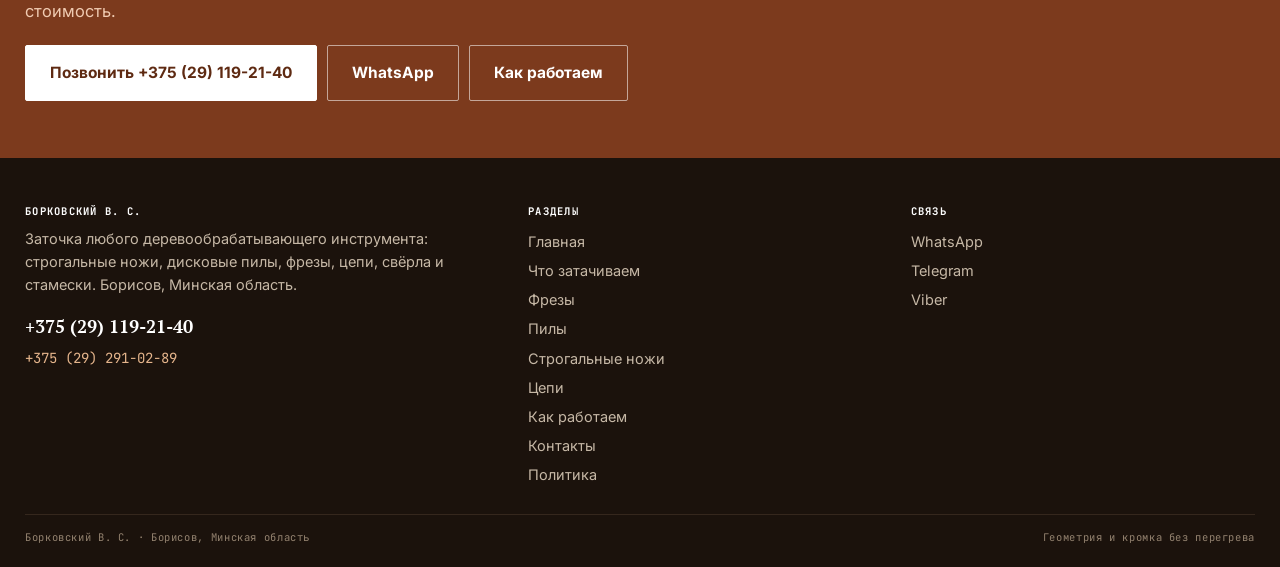
<file: kontakty.html>
<!doctype html><html lang="ru"><head><meta charset="utf-8">
<meta name="viewport" content="width=device-width,initial-scale=1">
<title>Контакты — заточка инструмента, Борисов, Борковский В. С.</title><meta name="description" content="Борковский Владимир Сергеевич: +375 (29) 119-21-40, +375 (29) 291-02-89. Заточка деревообрабатывающего инструмента в Борисове, Минская область.">
<meta property="og:title" content="Контакты — заточка инструмента, Борисов, Борковский В. С."><meta property="og:description" content="Борковский Владимир Сергеевич: +375 (29) 119-21-40, +375 (29) 291-02-89. Заточка деревообрабатывающего инструмента в Борисове, Минская область."><meta property="og:type" content="website">
<link rel="preconnect" href="https://fonts.googleapis.com"><link rel="preconnect" href="https://fonts.gstatic.com" crossorigin>
<link href="https://fonts.googleapis.com/css2?family=PT+Serif:wght@400;700&family=Inter:wght@400;500;600&family=JetBrains+Mono:wght@400;500&display=swap" rel="stylesheet">
<style>
:root{--cream:#FAF6EE;--ink:#221A12;--ink2:#4E3F31;--muted:#7E6E5D;--line:#E2D8C6;--line2:#C8B79C;
--rust:#7C3A1D;--rust-d:#5E2A12;--rust-l:#F0E0D2;--wood:#2A1D14;--deep:#1B120C}
*{box-sizing:border-box}
body{margin:0;background:var(--cream);color:var(--ink);font:16.5px/1.6 Inter,system-ui,sans-serif;overflow-x:hidden}
img{max-width:100%;display:block}
a{color:inherit;text-decoration:none}
button{font:inherit;color:inherit;background:none;border:0;cursor:pointer}
h1,h2,h3,h4{margin:0;font-family:'PT Serif',Georgia,serif;font-weight:700;line-height:1.06;letter-spacing:-.015em;overflow-wrap:anywhere}
h1{font-size:clamp(30px,4.5vw,58px)}
h2{font-size:clamp(24px,3.1vw,40px)}
p{margin:0 0 13px;overflow-wrap:break-word}
.wrap{width:min(1230px,100% - 36px);margin:0 auto}
.btn{display:inline-flex;align-items:center;justify-content:center;gap:9px;padding:15px 24px;border-radius:2px;font-weight:700;font-size:15.5px;border:1.5px solid transparent;transition:.15s}
.btn--p{background:var(--rust);color:#fff;border-color:var(--rust)}.btn--p:hover{background:var(--rust-d);border-color:var(--rust-d)}
.btn--s{background:transparent;color:var(--ink);border-color:var(--line2)}.btn--s:hover{border-color:var(--ink)}
</style>
<link rel="stylesheet" href="assets/css/site.v1.css"></head><body>
<div class="top"><div class="wrap"><span><i></i>Заточка деревообрабатывающего инструмента · Борисов · два телефона</span><a href="tel:+375291192140">+375 (29) 119-21-40</a></div></div>
<header class="hd"><div class="wrap hd__in">
<a class="logo" href="index.html"><b>Б</b><span>Борковский<small>заточка инструмента · Борисов</small></span></a>
<nav class="nav"><a href="index.html">Главная</a><a href="instrument.html">Что затачиваем</a><a href="frezy.html">Фрезы</a><a href="pily.html">Пилы</a><a href="strogalnye.html">Строгальные ножи</a><a href="cepi.html">Цепи</a><a href="process.html">Как работаем</a></nav><a class="hd__tel" href="tel:+375291192140">+375 (29) 119-21-40</a>
<button class="burger" id="burger" aria-label="Меню" aria-expanded="false"><span></span><span></span><span></span></button>
</div></header>
<div class="strip"><div class="wrap strip__in"><a href="index.html">Главная</a><a href="instrument.html">Что затачиваем</a><a href="frezy.html">Фрезы</a><a href="pily.html">Пилы</a><a href="strogalnye.html">Строгальные ножи</a><a href="cepi.html">Цепи</a><a href="process.html">Как работаем</a><a href="kontakty.html" aria-current="page">Контакты</a><a href="politika.html">Политика</a></div></div>
<div class="drw" id="drawer" role="dialog" aria-modal="true" aria-label="Меню"><div class="drw__top"><b>Меню</b><button class="drw__x" id="drawerClose" aria-label="Закрыть">×</button></div>
<nav><a href="index.html">Главная</a><a href="instrument.html">Что затачиваем</a><a href="frezy.html">Фрезы</a><a href="pily.html">Пилы</a><a href="strogalnye.html">Строгальные ножи</a><a href="cepi.html">Цепи</a><a href="process.html">Как работаем</a><a href="kontakty.html">Контакты</a><a href="politika.html">Политика</a></nav><div class="drw__c"><a class="btn btn--p" href="tel:+375291192140">Позвонить</a><a class="btn btn--s" href="https://wa.me/375291192140" target="_blank" rel="noopener">WhatsApp</a></div></div>
<main><section class="ph"><div class="wrap"><span class="mono">Контакты</span><h1 style="margin-top:9px">Связаться и сдать инструмент</h1><p>Позвоните на любой из двух номеров: скажите, что заточить, сколько штук и когда нужно забрать. Борисов, Минская область.</p></div></section><section class="sec sec--alt"><div class="wrap"><div class="sec__head"><div><span class="mono">Связь</span><h2 style="margin-top:8px">Два телефона и мессенджеры</h2></div><p>В сообщении удобно сразу отправить фото инструмента и кромки: так понятнее, что нужно.</p></div><div class="split"><div><div class="rows"><div class="row"><b>Телефон 1</b><span>+375 (29) 119-21-40</span><i>звонок</i></div><div class="row"><b>Телефон 2</b><span>+375 (29) 291-02-89</span><i>звонок</i></div><div class="row"><b>Город</b><span>Борисов, Минская область</span><i>приём</i></div><div class="row"><b>WhatsApp</b><span>фото инструмента и кромки</span><i>пишите</i></div><div class="row"><b>Telegram / Viber</b><span>то же, если удобнее</span><i>пишите</i></div></div><div style="display:flex;gap:10px;flex-wrap:wrap;margin-top:14px"><a class="btn btn--p" href="tel:+375291192140">Позвонить</a><a class="btn btn--s" href="tel:+375292910289">Второй номер</a><a class="btn btn--w" href="https://wa.me/375291192140" target="_blank" rel="noopener">WhatsApp</a></div></div><div><form class="form" novalidate><input name="name" placeholder="Имя" autocomplete="name"><input name="phone" type="tel" placeholder="Телефон" autocomplete="tel" inputmode="tel"><textarea name="msg" placeholder="Что заточить: инструмент, размер, сколько штук"></textarea><button class="btn btn--p" type="submit">Отправить в WhatsApp</button><div class="msg" id="formMsg" role="status"></div></form></div></div></div></section><section class="sec "><div class="wrap"><div class="sec__head"><div><span class="mono">Кто выполняет</span><h2 style="margin-top:8px">О мастерской</h2></div><p></p></div><div class="cards"><div class="card"><h3>Борковский В. С.</h3><p>Заточка любого деревообрабатывающего инструмента: строгальные ножи, дисковые пилы, фрезы, цепи, свёрла и стамески.</p></div><div class="card"><h3>Город</h3><p>Борисов, Минская область. Приём инструмента по договорённости.</p></div><div class="card"><h3>Принцип</h3><p>Снимаем минимум металла и не перегреваем кромку: инструмент должен работать, а не садиться после первых метров.</p></div></div></div></section><section class="cta"><div class="wrap"><h2>Нужна заточка?</h2><p>Позвоните на любой номер: назовите инструмент и количество — скажу срок и стоимость.</p><div class="cta__a"><a class="btn btn--p" href="tel:+375291192140">Позвонить +375 (29) 119-21-40</a><a class="btn btn--s" href="https://wa.me/375291192140" target="_blank" rel="noopener">WhatsApp</a><a class="btn btn--s" href="process.html">Как работаем</a></div></div></section></main>
<footer class="ft"><div class="wrap"><div class="ft__g">
<div><h4>Борковский В. С.</h4><p>Заточка любого деревообрабатывающего инструмента: строгальные ножи, дисковые пилы, фрезы, цепи, свёрла и стамески. Борисов, Минская область.</p>
<a class="ft__tel" href="tel:+375291192140">+375 (29) 119-21-40</a><a class="ft__tel2" href="tel:+375292910289">+375 (29) 291-02-89</a></div>
<div><h4>Разделы</h4><a href="index.html">Главная</a><a href="instrument.html">Что затачиваем</a><a href="frezy.html">Фрезы</a><a href="pily.html">Пилы</a><a href="strogalnye.html">Строгальные ножи</a><a href="cepi.html">Цепи</a><a href="process.html">Как работаем</a><a href="kontakty.html">Контакты</a><a href="politika.html">Политика</a></div>
<div><h4>Связь</h4><a href="https://wa.me/375291192140" target="_blank" rel="noopener">WhatsApp</a><a href="https://t.me/+375291192140" target="_blank" rel="noopener">Telegram</a><a href="viber://chat?number=%2B375291192140">Viber</a></div>
</div><div class="ft__bot"><span>Борковский В. С. · Борисов, Минская область</span><span>Геометрия и кромка без перегрева</span></div></div></footer>
<div class="mbar"><a href="tel:+375291192140"><b>Позвонить</b></a><a href="https://wa.me/375291192140" target="_blank" rel="noopener"><b>WhatsApp</b></a><a href="viber://chat?number=%2B375291192140"><b>Viber</b></a><a href="https://t.me/+375291192140" target="_blank" rel="noopener"><b>Telegram</b></a></div>
<script src="assets/js/main.v1.js" defer></script></body></html>
</file>
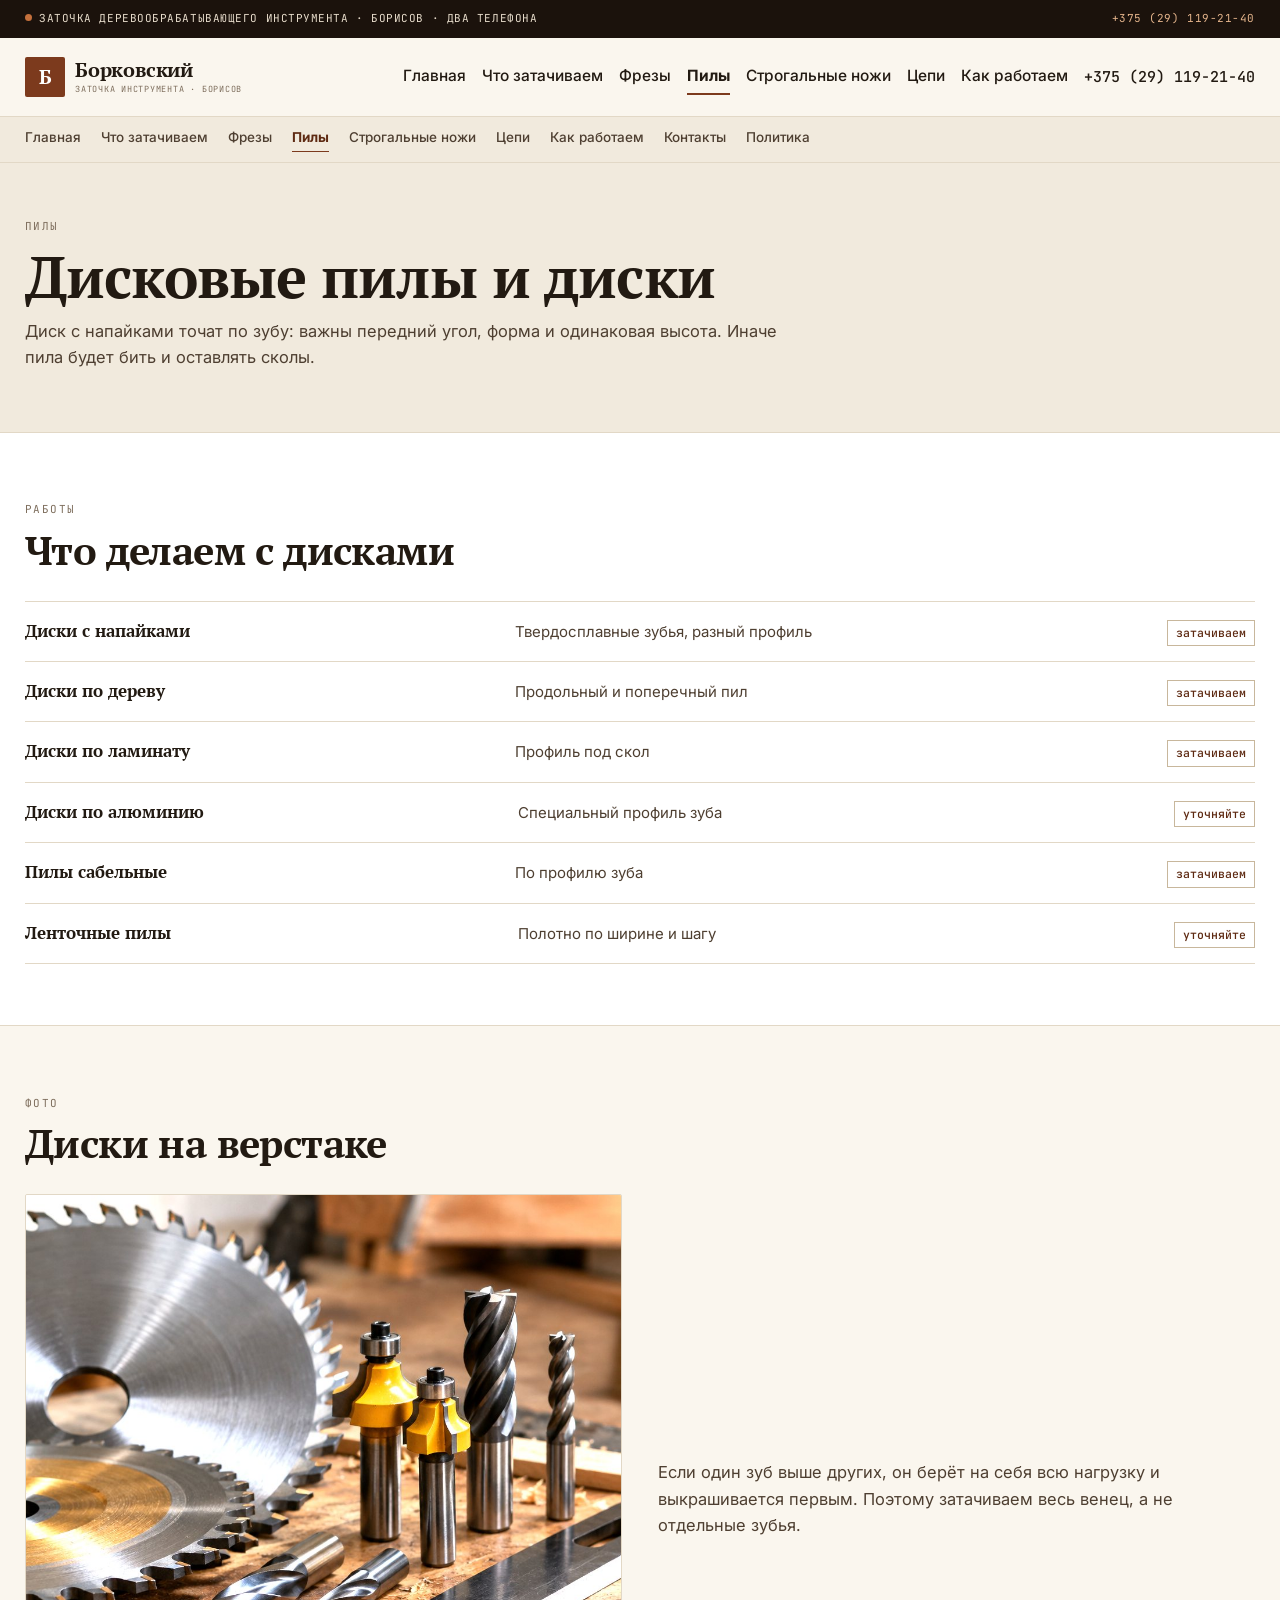
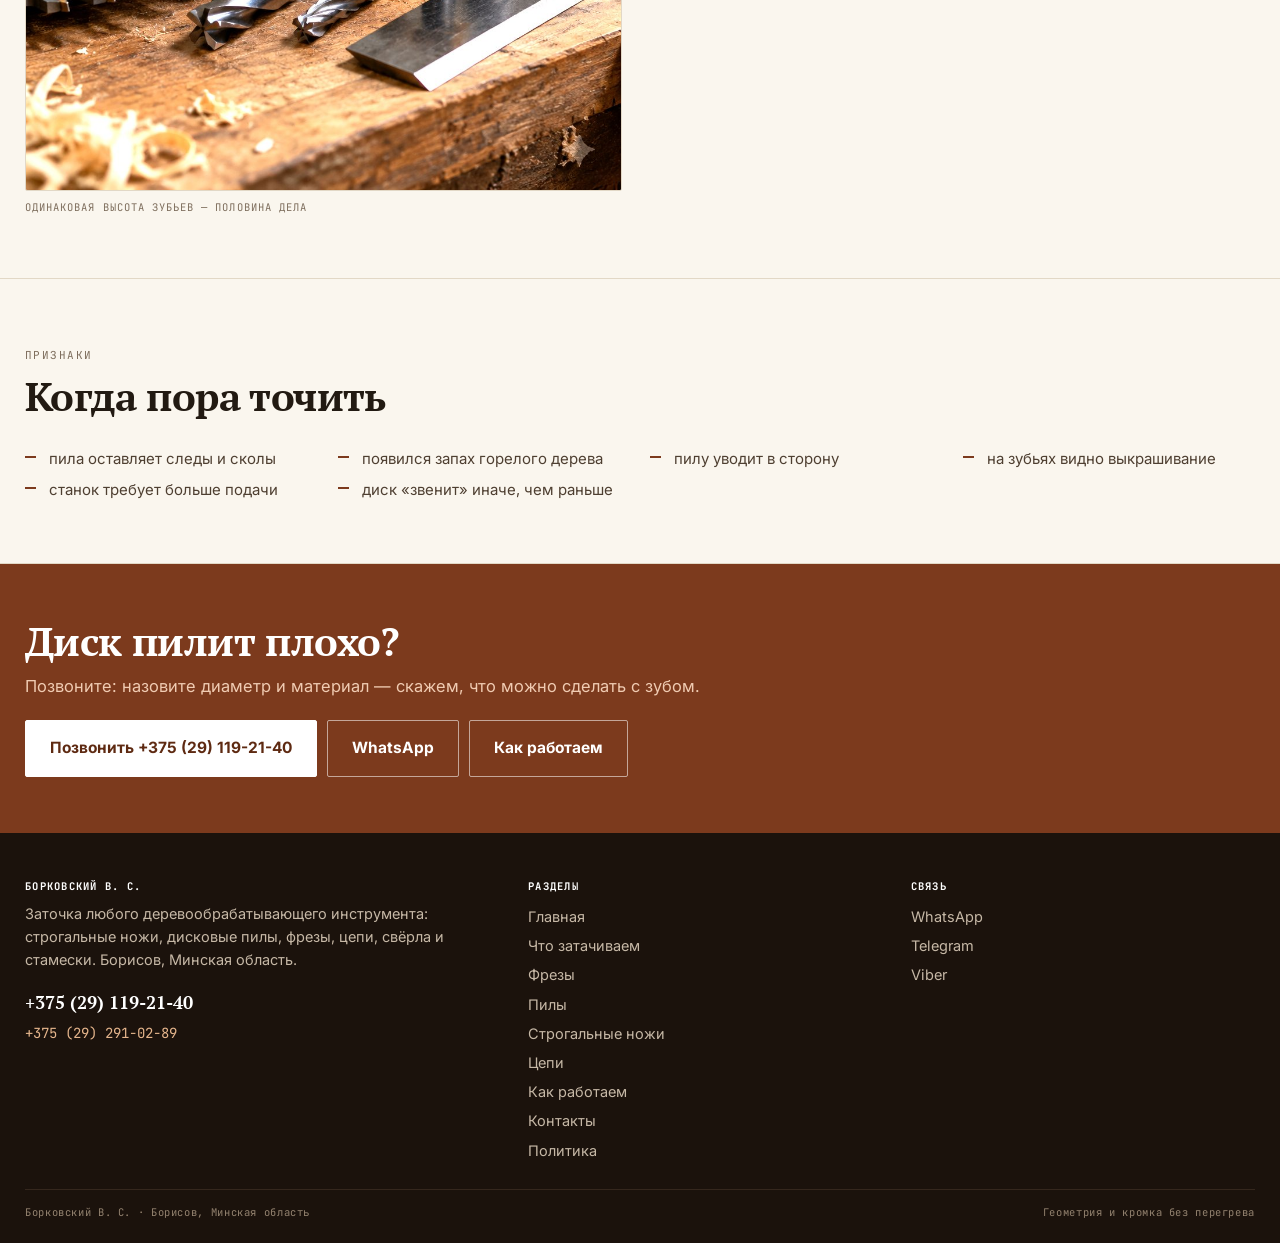
<file: pily.html>
<!doctype html><html lang="ru"><head><meta charset="utf-8">
<meta name="viewport" content="width=device-width,initial-scale=1">
<title>Заточка дисковых пил и пильных дисков — Борисов</title><meta name="description" content="Заточка дисковых пил в Борисове: твердосплавные напайки, разный профиль зуба, диски для продольного и поперечного пила.">
<meta property="og:title" content="Заточка дисковых пил и пильных дисков — Борисов"><meta property="og:description" content="Заточка дисковых пил в Борисове: твердосплавные напайки, разный профиль зуба, диски для продольного и поперечного пила."><meta property="og:type" content="website">
<link rel="preconnect" href="https://fonts.googleapis.com"><link rel="preconnect" href="https://fonts.gstatic.com" crossorigin>
<link href="https://fonts.googleapis.com/css2?family=PT+Serif:wght@400;700&family=Inter:wght@400;500;600&family=JetBrains+Mono:wght@400;500&display=swap" rel="stylesheet">
<style>
:root{--cream:#FAF6EE;--ink:#221A12;--ink2:#4E3F31;--muted:#7E6E5D;--line:#E2D8C6;--line2:#C8B79C;
--rust:#7C3A1D;--rust-d:#5E2A12;--rust-l:#F0E0D2;--wood:#2A1D14;--deep:#1B120C}
*{box-sizing:border-box}
body{margin:0;background:var(--cream);color:var(--ink);font:16.5px/1.6 Inter,system-ui,sans-serif;overflow-x:hidden}
img{max-width:100%;display:block}
a{color:inherit;text-decoration:none}
button{font:inherit;color:inherit;background:none;border:0;cursor:pointer}
h1,h2,h3,h4{margin:0;font-family:'PT Serif',Georgia,serif;font-weight:700;line-height:1.06;letter-spacing:-.015em;overflow-wrap:anywhere}
h1{font-size:clamp(30px,4.5vw,58px)}
h2{font-size:clamp(24px,3.1vw,40px)}
p{margin:0 0 13px;overflow-wrap:break-word}
.wrap{width:min(1230px,100% - 36px);margin:0 auto}
.btn{display:inline-flex;align-items:center;justify-content:center;gap:9px;padding:15px 24px;border-radius:2px;font-weight:700;font-size:15.5px;border:1.5px solid transparent;transition:.15s}
.btn--p{background:var(--rust);color:#fff;border-color:var(--rust)}.btn--p:hover{background:var(--rust-d);border-color:var(--rust-d)}
.btn--s{background:transparent;color:var(--ink);border-color:var(--line2)}.btn--s:hover{border-color:var(--ink)}
</style>
<link rel="stylesheet" href="assets/css/site.v1.css"></head><body>
<div class="top"><div class="wrap"><span><i></i>Заточка деревообрабатывающего инструмента · Борисов · два телефона</span><a href="tel:+375291192140">+375 (29) 119-21-40</a></div></div>
<header class="hd"><div class="wrap hd__in">
<a class="logo" href="index.html"><b>Б</b><span>Борковский<small>заточка инструмента · Борисов</small></span></a>
<nav class="nav"><a href="index.html">Главная</a><a href="instrument.html">Что затачиваем</a><a href="frezy.html">Фрезы</a><a href="pily.html" class="on">Пилы</a><a href="strogalnye.html">Строгальные ножи</a><a href="cepi.html">Цепи</a><a href="process.html">Как работаем</a></nav><a class="hd__tel" href="tel:+375291192140">+375 (29) 119-21-40</a>
<button class="burger" id="burger" aria-label="Меню" aria-expanded="false"><span></span><span></span><span></span></button>
</div></header>
<div class="strip"><div class="wrap strip__in"><a href="index.html">Главная</a><a href="instrument.html">Что затачиваем</a><a href="frezy.html">Фрезы</a><a href="pily.html" aria-current="page">Пилы</a><a href="strogalnye.html">Строгальные ножи</a><a href="cepi.html">Цепи</a><a href="process.html">Как работаем</a><a href="kontakty.html">Контакты</a><a href="politika.html">Политика</a></div></div>
<div class="drw" id="drawer" role="dialog" aria-modal="true" aria-label="Меню"><div class="drw__top"><b>Меню</b><button class="drw__x" id="drawerClose" aria-label="Закрыть">×</button></div>
<nav><a href="index.html">Главная</a><a href="instrument.html">Что затачиваем</a><a href="frezy.html">Фрезы</a><a href="pily.html">Пилы</a><a href="strogalnye.html">Строгальные ножи</a><a href="cepi.html">Цепи</a><a href="process.html">Как работаем</a><a href="kontakty.html">Контакты</a><a href="politika.html">Политика</a></nav><div class="drw__c"><a class="btn btn--p" href="tel:+375291192140">Позвонить</a><a class="btn btn--s" href="https://wa.me/375291192140" target="_blank" rel="noopener">WhatsApp</a></div></div>
<main><section class="ph"><div class="wrap"><span class="mono">Пилы</span><h1 style="margin-top:9px">Дисковые пилы и диски</h1><p>Диск с напайками точат по зубу: важны передний угол, форма и одинаковая высота. Иначе пила будет бить и оставлять сколы.</p></div></section><section class="sec sec--alt"><div class="wrap"><div class="sec__head"><div><span class="mono">Работы</span><h2 style="margin-top:8px">Что делаем с дисками</h2></div><p></p></div><div class="rows"><div class="row"><b>Диски с напайками</b><span>Твердосплавные зубья, разный профиль</span><i>затачиваем</i></div><div class="row"><b>Диски по дереву</b><span>Продольный и поперечный пил</span><i>затачиваем</i></div><div class="row"><b>Диски по ламинату</b><span>Профиль под скол</span><i>затачиваем</i></div><div class="row"><b>Диски по алюминию</b><span>Специальный профиль зуба</span><i>уточняйте</i></div><div class="row"><b>Пилы сабельные</b><span>По профилю зуба</span><i>затачиваем</i></div><div class="row"><b>Ленточные пилы</b><span>Полотно по ширине и шагу</span><i>уточняйте</i></div></div></div></section><section class="sec "><div class="wrap"><div class="sec__head"><div><span class="mono">Фото</span><h2 style="margin-top:8px">Диски на верстаке</h2></div><p></p></div><div class="split"><figure><img src="assets/img/tools.jpg" alt="Дисковые пилы и фрезы, разложенные на верстаке" loading="lazy"><figcaption>Одинаковая высота зубьев — половина дела</figcaption></figure><div><p style="color:var(--ink2)">Если один зуб выше других, он берёт на себя всю нагрузку и выкрашивается первым. Поэтому затачиваем весь венец, а не отдельные зубья.</p></div></div></div></section><section class="sec "><div class="wrap"><div class="sec__head"><div><span class="mono">Признаки</span><h2 style="margin-top:8px">Когда пора точить</h2></div><p></p></div><ul class="chk"><li>пила оставляет следы и сколы</li><li>появился запах горелого дерева</li><li>пилу уводит в сторону</li><li>на зубьях видно выкрашивание</li><li>станок требует больше подачи</li><li>диск «звенит» иначе, чем раньше</li></ul></div></section><section class="cta"><div class="wrap"><h2>Диск пилит плохо?</h2><p>Позвоните: назовите диаметр и материал — скажем, что можно сделать с зубом.</p><div class="cta__a"><a class="btn btn--p" href="tel:+375291192140">Позвонить +375 (29) 119-21-40</a><a class="btn btn--s" href="https://wa.me/375291192140" target="_blank" rel="noopener">WhatsApp</a><a class="btn btn--s" href="process.html">Как работаем</a></div></div></section></main>
<footer class="ft"><div class="wrap"><div class="ft__g">
<div><h4>Борковский В. С.</h4><p>Заточка любого деревообрабатывающего инструмента: строгальные ножи, дисковые пилы, фрезы, цепи, свёрла и стамески. Борисов, Минская область.</p>
<a class="ft__tel" href="tel:+375291192140">+375 (29) 119-21-40</a><a class="ft__tel2" href="tel:+375292910289">+375 (29) 291-02-89</a></div>
<div><h4>Разделы</h4><a href="index.html">Главная</a><a href="instrument.html">Что затачиваем</a><a href="frezy.html">Фрезы</a><a href="pily.html">Пилы</a><a href="strogalnye.html">Строгальные ножи</a><a href="cepi.html">Цепи</a><a href="process.html">Как работаем</a><a href="kontakty.html">Контакты</a><a href="politika.html">Политика</a></div>
<div><h4>Связь</h4><a href="https://wa.me/375291192140" target="_blank" rel="noopener">WhatsApp</a><a href="https://t.me/+375291192140" target="_blank" rel="noopener">Telegram</a><a href="viber://chat?number=%2B375291192140">Viber</a></div>
</div><div class="ft__bot"><span>Борковский В. С. · Борисов, Минская область</span><span>Геометрия и кромка без перегрева</span></div></div></footer>
<div class="mbar"><a href="tel:+375291192140"><b>Позвонить</b></a><a href="https://wa.me/375291192140" target="_blank" rel="noopener"><b>WhatsApp</b></a><a href="viber://chat?number=%2B375291192140"><b>Viber</b></a><a href="https://t.me/+375291192140" target="_blank" rel="noopener"><b>Telegram</b></a></div>
<script src="assets/js/main.v1.js" defer></script></body></html>
</file>
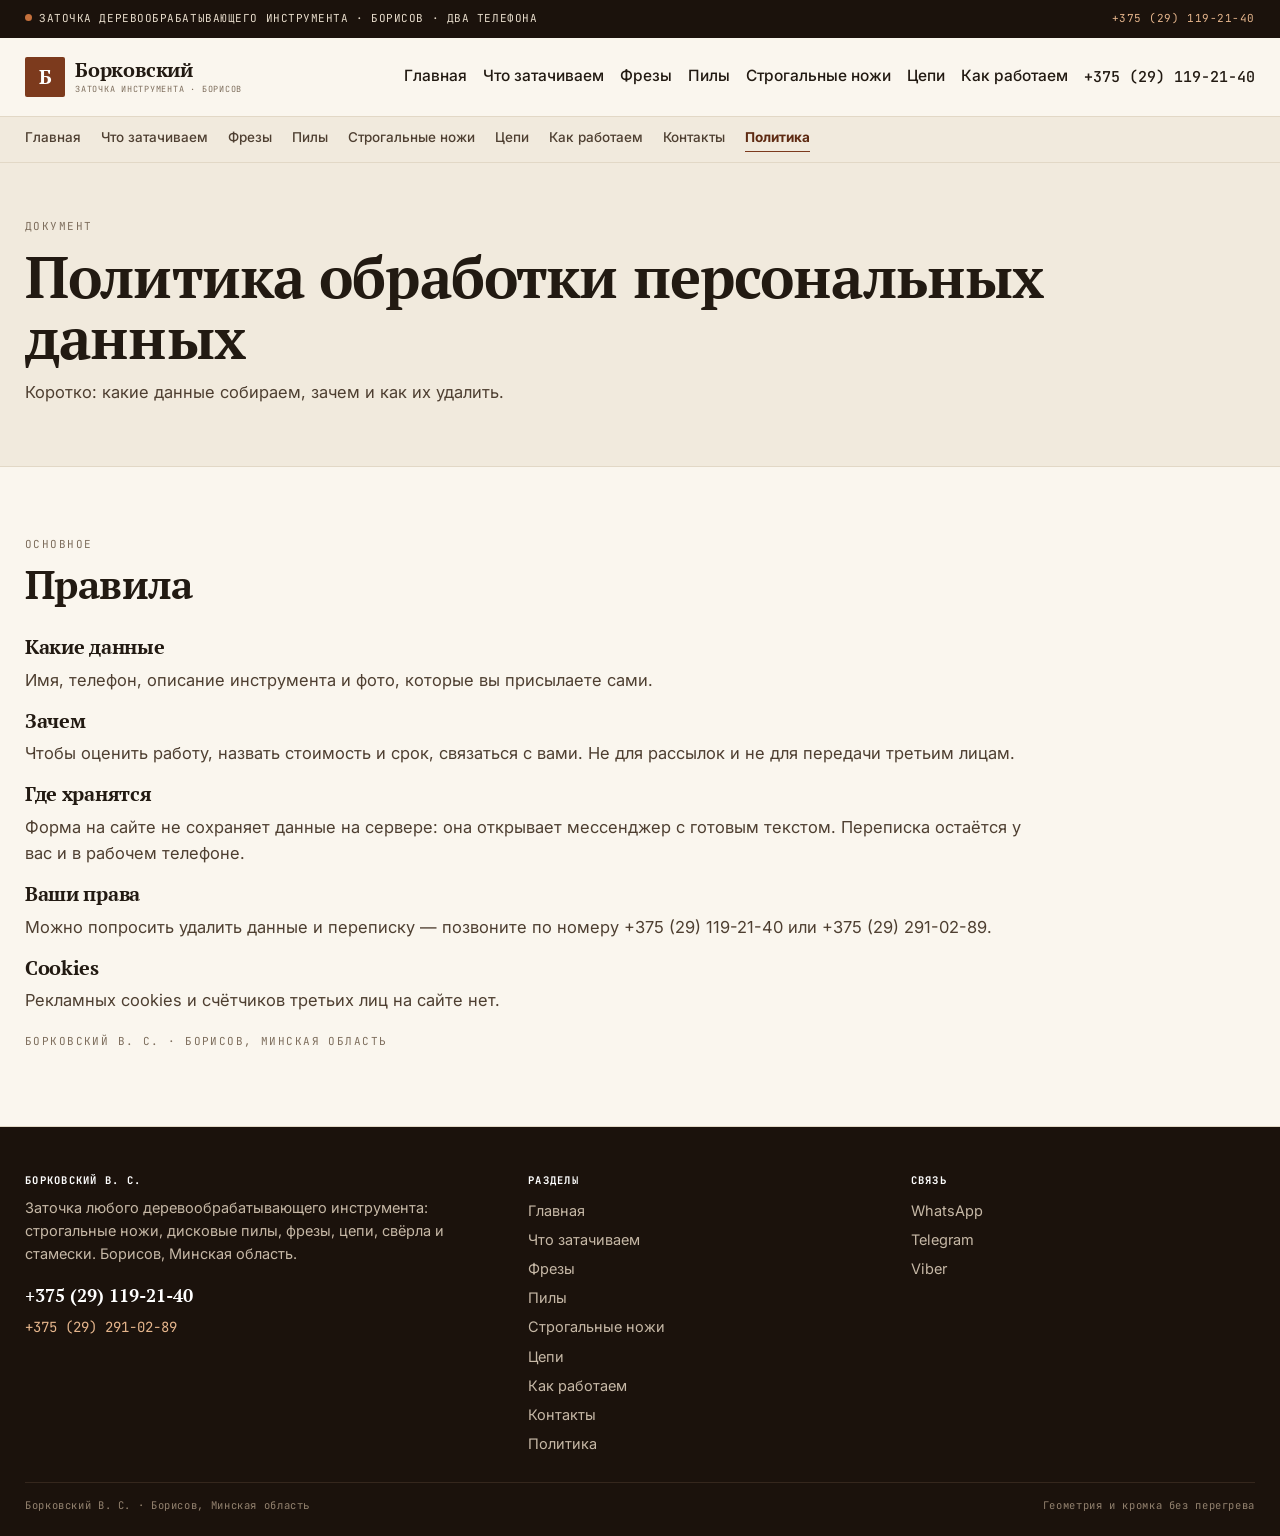
<file: politika.html>
<!doctype html><html lang="ru"><head><meta charset="utf-8">
<meta name="viewport" content="width=device-width,initial-scale=1">
<title>Политика обработки данных — Борковский В. С.</title><meta name="description" content="Политика в отношении обработки персональных данных сайта заточки инструмента: какие данные собираем, зачем и как удалить.">
<meta property="og:title" content="Политика обработки данных — Борковский В. С."><meta property="og:description" content="Политика в отношении обработки персональных данных сайта заточки инструмента: какие данные собираем, зачем и как удалить."><meta property="og:type" content="website">
<link rel="preconnect" href="https://fonts.googleapis.com"><link rel="preconnect" href="https://fonts.gstatic.com" crossorigin>
<link href="https://fonts.googleapis.com/css2?family=PT+Serif:wght@400;700&family=Inter:wght@400;500;600&family=JetBrains+Mono:wght@400;500&display=swap" rel="stylesheet">
<style>
:root{--cream:#FAF6EE;--ink:#221A12;--ink2:#4E3F31;--muted:#7E6E5D;--line:#E2D8C6;--line2:#C8B79C;
--rust:#7C3A1D;--rust-d:#5E2A12;--rust-l:#F0E0D2;--wood:#2A1D14;--deep:#1B120C}
*{box-sizing:border-box}
body{margin:0;background:var(--cream);color:var(--ink);font:16.5px/1.6 Inter,system-ui,sans-serif;overflow-x:hidden}
img{max-width:100%;display:block}
a{color:inherit;text-decoration:none}
button{font:inherit;color:inherit;background:none;border:0;cursor:pointer}
h1,h2,h3,h4{margin:0;font-family:'PT Serif',Georgia,serif;font-weight:700;line-height:1.06;letter-spacing:-.015em;overflow-wrap:anywhere}
h1{font-size:clamp(30px,4.5vw,58px)}
h2{font-size:clamp(24px,3.1vw,40px)}
p{margin:0 0 13px;overflow-wrap:break-word}
.wrap{width:min(1230px,100% - 36px);margin:0 auto}
.btn{display:inline-flex;align-items:center;justify-content:center;gap:9px;padding:15px 24px;border-radius:2px;font-weight:700;font-size:15.5px;border:1.5px solid transparent;transition:.15s}
.btn--p{background:var(--rust);color:#fff;border-color:var(--rust)}.btn--p:hover{background:var(--rust-d);border-color:var(--rust-d)}
.btn--s{background:transparent;color:var(--ink);border-color:var(--line2)}.btn--s:hover{border-color:var(--ink)}
</style>
<link rel="stylesheet" href="assets/css/site.v1.css"></head><body>
<div class="top"><div class="wrap"><span><i></i>Заточка деревообрабатывающего инструмента · Борисов · два телефона</span><a href="tel:+375291192140">+375 (29) 119-21-40</a></div></div>
<header class="hd"><div class="wrap hd__in">
<a class="logo" href="index.html"><b>Б</b><span>Борковский<small>заточка инструмента · Борисов</small></span></a>
<nav class="nav"><a href="index.html">Главная</a><a href="instrument.html">Что затачиваем</a><a href="frezy.html">Фрезы</a><a href="pily.html">Пилы</a><a href="strogalnye.html">Строгальные ножи</a><a href="cepi.html">Цепи</a><a href="process.html">Как работаем</a></nav><a class="hd__tel" href="tel:+375291192140">+375 (29) 119-21-40</a>
<button class="burger" id="burger" aria-label="Меню" aria-expanded="false"><span></span><span></span><span></span></button>
</div></header>
<div class="strip"><div class="wrap strip__in"><a href="index.html">Главная</a><a href="instrument.html">Что затачиваем</a><a href="frezy.html">Фрезы</a><a href="pily.html">Пилы</a><a href="strogalnye.html">Строгальные ножи</a><a href="cepi.html">Цепи</a><a href="process.html">Как работаем</a><a href="kontakty.html">Контакты</a><a href="politika.html" aria-current="page">Политика</a></div></div>
<div class="drw" id="drawer" role="dialog" aria-modal="true" aria-label="Меню"><div class="drw__top"><b>Меню</b><button class="drw__x" id="drawerClose" aria-label="Закрыть">×</button></div>
<nav><a href="index.html">Главная</a><a href="instrument.html">Что затачиваем</a><a href="frezy.html">Фрезы</a><a href="pily.html">Пилы</a><a href="strogalnye.html">Строгальные ножи</a><a href="cepi.html">Цепи</a><a href="process.html">Как работаем</a><a href="kontakty.html">Контакты</a><a href="politika.html">Политика</a></nav><div class="drw__c"><a class="btn btn--p" href="tel:+375291192140">Позвонить</a><a class="btn btn--s" href="https://wa.me/375291192140" target="_blank" rel="noopener">WhatsApp</a></div></div>
<main><section class="ph"><div class="wrap"><span class="mono">Документ</span><h1 style="margin-top:9px">Политика обработки персональных данных</h1><p>Коротко: какие данные собираем, зачем и как их удалить.</p></div></section><section class="sec "><div class="wrap"><div class="sec__head"><div><span class="mono">Основное</span><h2 style="margin-top:8px">Правила</h2></div><p></p></div><div style="max-width:62em"><h3>Какие данные</h3><p style="color:var(--ink2);margin-top:7px">Имя, телефон, описание инструмента и фото, которые вы присылаете сами.</p><h3 style="margin-top:16px">Зачем</h3><p style="color:var(--ink2);margin-top:7px">Чтобы оценить работу, назвать стоимость и срок, связаться с вами. Не для рассылок и не для передачи третьим лицам.</p><h3 style="margin-top:16px">Где хранятся</h3><p style="color:var(--ink2);margin-top:7px">Форма на сайте не сохраняет данные на сервере: она открывает мессенджер с готовым текстом. Переписка остаётся у вас и в рабочем телефоне.</p><h3 style="margin-top:16px">Ваши права</h3><p style="color:var(--ink2);margin-top:7px">Можно попросить удалить данные и переписку — позвоните по номеру +375 (29) 119-21-40 или +375 (29) 291-02-89.</p><h3 style="margin-top:16px">Cookies</h3><p style="color:var(--ink2);margin-top:7px">Рекламных cookies и счётчиков третьих лиц на сайте нет.</p><p class="mono" style="margin-top:20px">Борковский В. С. · Борисов, Минская область</p></div></div></section></main>
<footer class="ft"><div class="wrap"><div class="ft__g">
<div><h4>Борковский В. С.</h4><p>Заточка любого деревообрабатывающего инструмента: строгальные ножи, дисковые пилы, фрезы, цепи, свёрла и стамески. Борисов, Минская область.</p>
<a class="ft__tel" href="tel:+375291192140">+375 (29) 119-21-40</a><a class="ft__tel2" href="tel:+375292910289">+375 (29) 291-02-89</a></div>
<div><h4>Разделы</h4><a href="index.html">Главная</a><a href="instrument.html">Что затачиваем</a><a href="frezy.html">Фрезы</a><a href="pily.html">Пилы</a><a href="strogalnye.html">Строгальные ножи</a><a href="cepi.html">Цепи</a><a href="process.html">Как работаем</a><a href="kontakty.html">Контакты</a><a href="politika.html">Политика</a></div>
<div><h4>Связь</h4><a href="https://wa.me/375291192140" target="_blank" rel="noopener">WhatsApp</a><a href="https://t.me/+375291192140" target="_blank" rel="noopener">Telegram</a><a href="viber://chat?number=%2B375291192140">Viber</a></div>
</div><div class="ft__bot"><span>Борковский В. С. · Борисов, Минская область</span><span>Геометрия и кромка без перегрева</span></div></div></footer>
<div class="mbar"><a href="tel:+375291192140"><b>Позвонить</b></a><a href="https://wa.me/375291192140" target="_blank" rel="noopener"><b>WhatsApp</b></a><a href="viber://chat?number=%2B375291192140"><b>Viber</b></a><a href="https://t.me/+375291192140" target="_blank" rel="noopener"><b>Telegram</b></a></div>
<script src="assets/js/main.v1.js" defer></script></body></html>
</file>
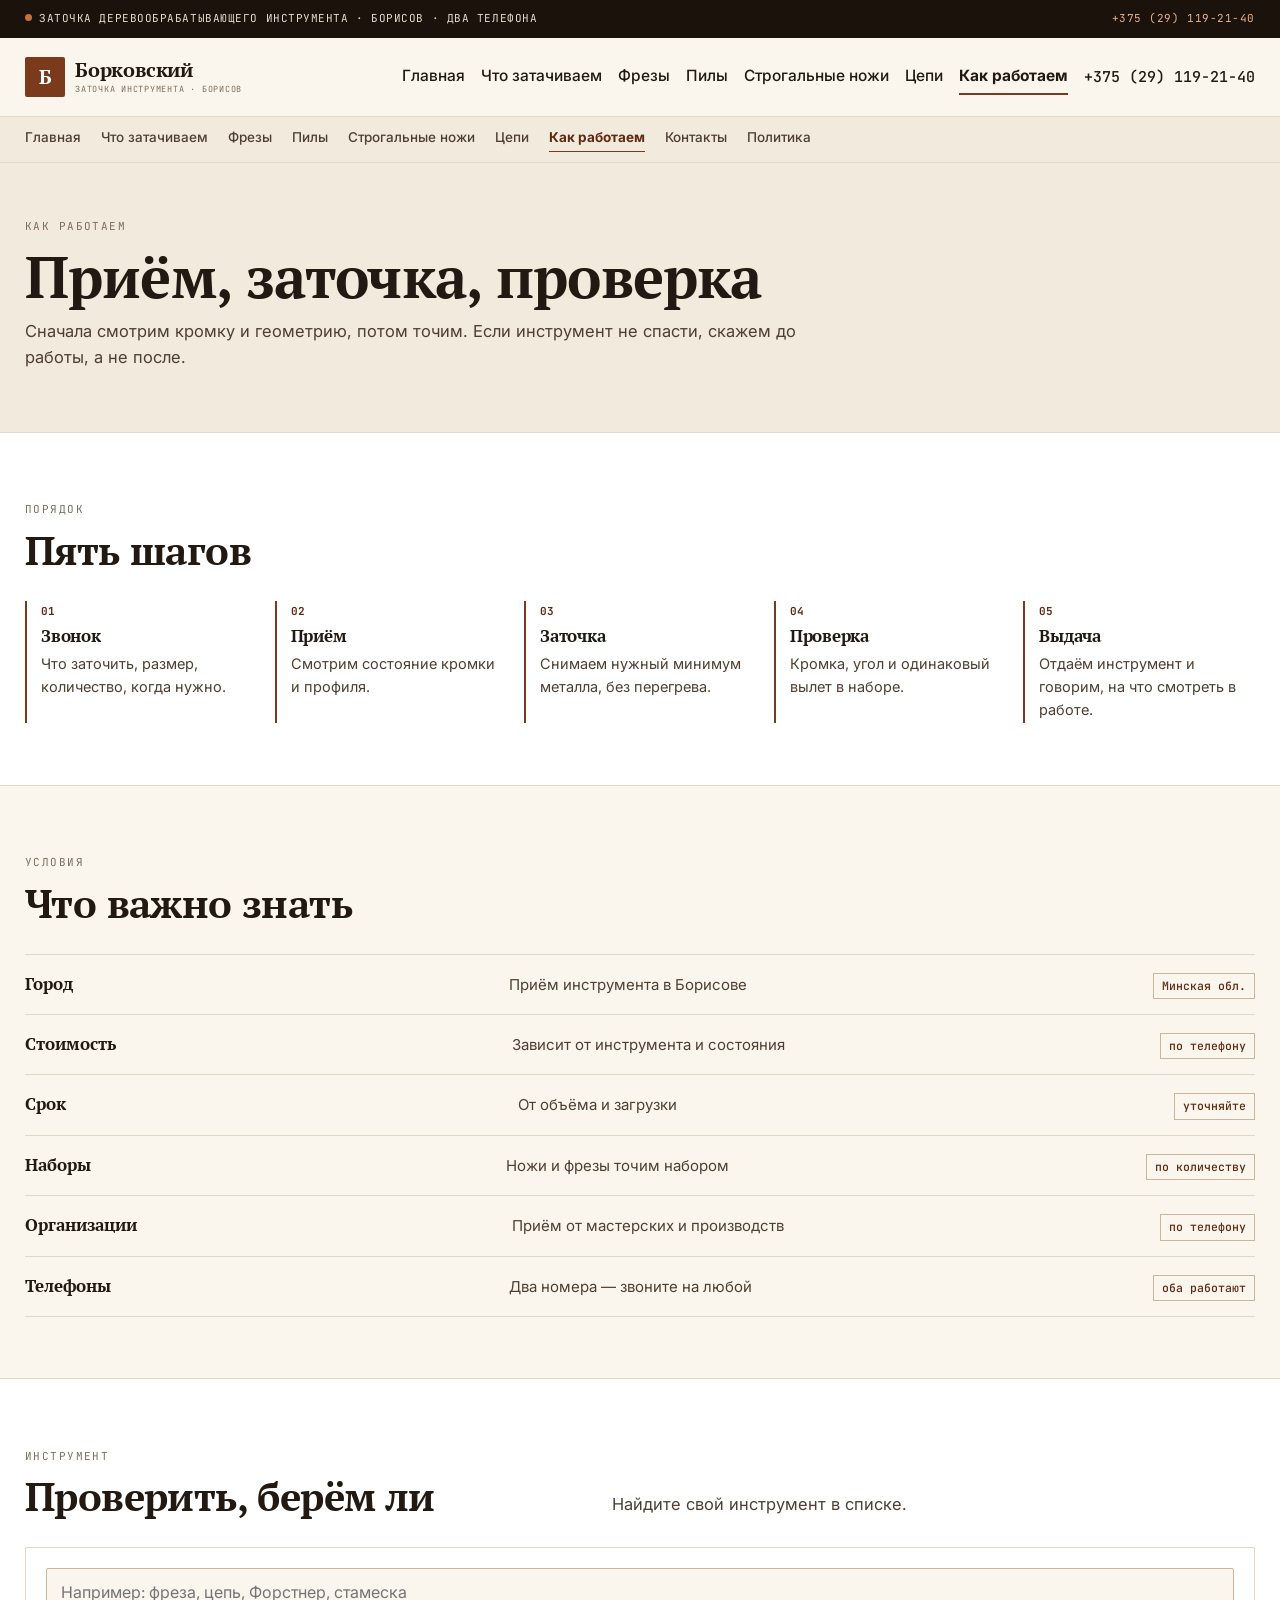
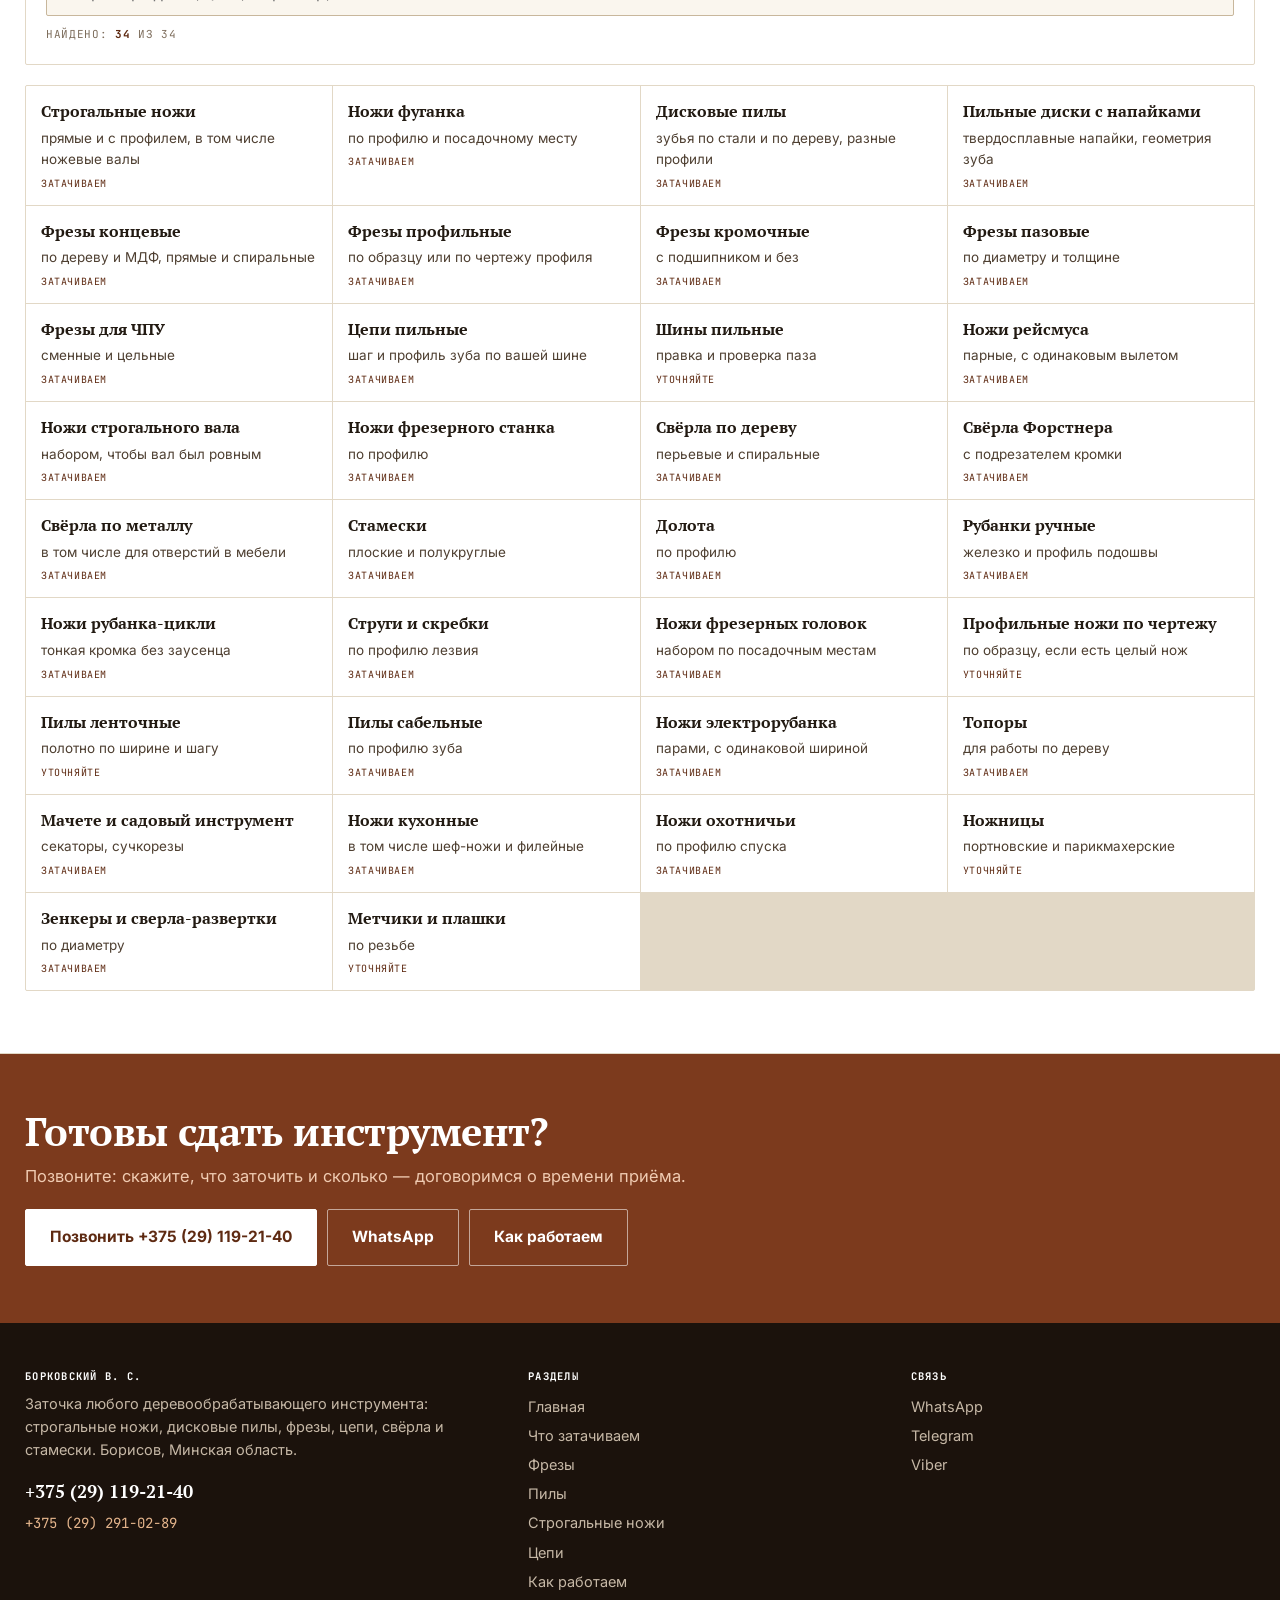
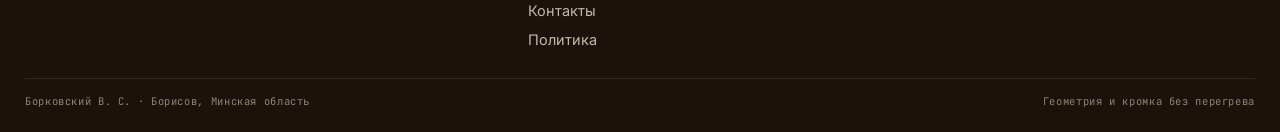
<file: process.html>
<!doctype html><html lang="ru"><head><meta charset="utf-8">
<meta name="viewport" content="width=device-width,initial-scale=1">
<title>Как работаем — заточка инструмента, Борисов</title><meta name="description" content="Порядок работы: приём инструмента, оценка кромки, заточка, проверка геометрии, выдача. Что сказать при сдаче и от чего зависит срок.">
<meta property="og:title" content="Как работаем — заточка инструмента, Борисов"><meta property="og:description" content="Порядок работы: приём инструмента, оценка кромки, заточка, проверка геометрии, выдача. Что сказать при сдаче и от чего зависит срок."><meta property="og:type" content="website">
<link rel="preconnect" href="https://fonts.googleapis.com"><link rel="preconnect" href="https://fonts.gstatic.com" crossorigin>
<link href="https://fonts.googleapis.com/css2?family=PT+Serif:wght@400;700&family=Inter:wght@400;500;600&family=JetBrains+Mono:wght@400;500&display=swap" rel="stylesheet">
<style>
:root{--cream:#FAF6EE;--ink:#221A12;--ink2:#4E3F31;--muted:#7E6E5D;--line:#E2D8C6;--line2:#C8B79C;
--rust:#7C3A1D;--rust-d:#5E2A12;--rust-l:#F0E0D2;--wood:#2A1D14;--deep:#1B120C}
*{box-sizing:border-box}
body{margin:0;background:var(--cream);color:var(--ink);font:16.5px/1.6 Inter,system-ui,sans-serif;overflow-x:hidden}
img{max-width:100%;display:block}
a{color:inherit;text-decoration:none}
button{font:inherit;color:inherit;background:none;border:0;cursor:pointer}
h1,h2,h3,h4{margin:0;font-family:'PT Serif',Georgia,serif;font-weight:700;line-height:1.06;letter-spacing:-.015em;overflow-wrap:anywhere}
h1{font-size:clamp(30px,4.5vw,58px)}
h2{font-size:clamp(24px,3.1vw,40px)}
p{margin:0 0 13px;overflow-wrap:break-word}
.wrap{width:min(1230px,100% - 36px);margin:0 auto}
.btn{display:inline-flex;align-items:center;justify-content:center;gap:9px;padding:15px 24px;border-radius:2px;font-weight:700;font-size:15.5px;border:1.5px solid transparent;transition:.15s}
.btn--p{background:var(--rust);color:#fff;border-color:var(--rust)}.btn--p:hover{background:var(--rust-d);border-color:var(--rust-d)}
.btn--s{background:transparent;color:var(--ink);border-color:var(--line2)}.btn--s:hover{border-color:var(--ink)}
</style>
<link rel="stylesheet" href="assets/css/site.v1.css"></head><body>
<div class="top"><div class="wrap"><span><i></i>Заточка деревообрабатывающего инструмента · Борисов · два телефона</span><a href="tel:+375291192140">+375 (29) 119-21-40</a></div></div>
<header class="hd"><div class="wrap hd__in">
<a class="logo" href="index.html"><b>Б</b><span>Борковский<small>заточка инструмента · Борисов</small></span></a>
<nav class="nav"><a href="index.html">Главная</a><a href="instrument.html">Что затачиваем</a><a href="frezy.html">Фрезы</a><a href="pily.html">Пилы</a><a href="strogalnye.html">Строгальные ножи</a><a href="cepi.html">Цепи</a><a href="process.html" class="on">Как работаем</a></nav><a class="hd__tel" href="tel:+375291192140">+375 (29) 119-21-40</a>
<button class="burger" id="burger" aria-label="Меню" aria-expanded="false"><span></span><span></span><span></span></button>
</div></header>
<div class="strip"><div class="wrap strip__in"><a href="index.html">Главная</a><a href="instrument.html">Что затачиваем</a><a href="frezy.html">Фрезы</a><a href="pily.html">Пилы</a><a href="strogalnye.html">Строгальные ножи</a><a href="cepi.html">Цепи</a><a href="process.html" aria-current="page">Как работаем</a><a href="kontakty.html">Контакты</a><a href="politika.html">Политика</a></div></div>
<div class="drw" id="drawer" role="dialog" aria-modal="true" aria-label="Меню"><div class="drw__top"><b>Меню</b><button class="drw__x" id="drawerClose" aria-label="Закрыть">×</button></div>
<nav><a href="index.html">Главная</a><a href="instrument.html">Что затачиваем</a><a href="frezy.html">Фрезы</a><a href="pily.html">Пилы</a><a href="strogalnye.html">Строгальные ножи</a><a href="cepi.html">Цепи</a><a href="process.html">Как работаем</a><a href="kontakty.html">Контакты</a><a href="politika.html">Политика</a></nav><div class="drw__c"><a class="btn btn--p" href="tel:+375291192140">Позвонить</a><a class="btn btn--s" href="https://wa.me/375291192140" target="_blank" rel="noopener">WhatsApp</a></div></div>
<main><section class="ph"><div class="wrap"><span class="mono">Как работаем</span><h1 style="margin-top:9px">Приём, заточка, проверка</h1><p>Сначала смотрим кромку и геометрию, потом точим. Если инструмент не спасти, скажем до работы, а не после.</p></div></section><section class="sec sec--alt"><div class="wrap"><div class="sec__head"><div><span class="mono">Порядок</span><h2 style="margin-top:8px">Пять шагов</h2></div><p></p></div><div class="steps"><div class="step"><b>01</b><h3>Звонок</h3><p>Что заточить, размер, количество, когда нужно.</p></div><div class="step"><b>02</b><h3>Приём</h3><p>Смотрим состояние кромки и профиля.</p></div><div class="step"><b>03</b><h3>Заточка</h3><p>Снимаем нужный минимум металла, без перегрева.</p></div><div class="step"><b>04</b><h3>Проверка</h3><p>Кромка, угол и одинаковый вылет в наборе.</p></div><div class="step"><b>05</b><h3>Выдача</h3><p>Отдаём инструмент и говорим, на что смотреть в работе.</p></div></div></div></section><section class="sec "><div class="wrap"><div class="sec__head"><div><span class="mono">Условия</span><h2 style="margin-top:8px">Что важно знать</h2></div><p></p></div><div class="rows"><div class="row"><b>Город</b><span>Приём инструмента в Борисове</span><i>Минская обл.</i></div><div class="row"><b>Стоимость</b><span>Зависит от инструмента и состояния</span><i>по телефону</i></div><div class="row"><b>Срок</b><span>От объёма и загрузки</span><i>уточняйте</i></div><div class="row"><b>Наборы</b><span>Ножи и фрезы точим набором</span><i>по количеству</i></div><div class="row"><b>Организации</b><span>Приём от мастерских и производств</span><i>по телефону</i></div><div class="row"><b>Телефоны</b><span>Два номера — звоните на любой</span><i>оба работают</i></div></div></div></section><section class="sec sec--alt"><div class="wrap"><div class="sec__head"><div><span class="mono">Инструмент</span><h2 style="margin-top:8px">Проверить, берём ли</h2></div><p>Найдите свой инструмент в списке.</p></div><div class="find"><div class="find__row"><input id="findInput" type="search" placeholder="Например: фреза, цепь, Форстнер, стамеска" aria-label="Поиск по инструменту"></div><div class="find__c" id="findCount"></div></div><div class="list" id="findList" aria-live="polite"></div></div></section><section class="cta"><div class="wrap"><h2>Готовы сдать инструмент?</h2><p>Позвоните: скажите, что заточить и сколько — договоримся о времени приёма.</p><div class="cta__a"><a class="btn btn--p" href="tel:+375291192140">Позвонить +375 (29) 119-21-40</a><a class="btn btn--s" href="https://wa.me/375291192140" target="_blank" rel="noopener">WhatsApp</a><a class="btn btn--s" href="process.html">Как работаем</a></div></div></section><script>
(function(){
var D=[["Строгальные ножи", "прямые и с профилем, в том числе ножевые валы", "затачиваем"], ["Ножи фуганка", "по профилю и посадочному месту", "затачиваем"], ["Дисковые пилы", "зубья по стали и по дереву, разные профили", "затачиваем"], ["Пильные диски с напайками", "твердосплавные напайки, геометрия зуба", "затачиваем"], ["Фрезы концевые", "по дереву и МДФ, прямые и спиральные", "затачиваем"], ["Фрезы профильные", "по образцу или по чертежу профиля", "затачиваем"], ["Фрезы кромочные", "с подшипником и без", "затачиваем"], ["Фрезы пазовые", "по диаметру и толщине", "затачиваем"], ["Фрезы для ЧПУ", "сменные и цельные", "затачиваем"], ["Цепи пильные", "шаг и профиль зуба по вашей шине", "затачиваем"], ["Шины пильные", "правка и проверка паза", "уточняйте"], ["Ножи рейсмуса", "парные, с одинаковым вылетом", "затачиваем"], ["Ножи строгального вала", "набором, чтобы вал был ровным", "затачиваем"], ["Ножи фрезерного станка", "по профилю", "затачиваем"], ["Свёрла по дереву", "перьевые и спиральные", "затачиваем"], ["Свёрла Форстнера", "с подрезателем кромки", "затачиваем"], ["Свёрла по металлу", "в том числе для отверстий в мебели", "затачиваем"], ["Стамески", "плоские и полукруглые", "затачиваем"], ["Долота", "по профилю", "затачиваем"], ["Рубанки ручные", "железко и профиль подошвы", "затачиваем"], ["Ножи рубанка-цикли", "тонкая кромка без заусенца", "затачиваем"], ["Струги и скребки", "по профилю лезвия", "затачиваем"], ["Ножи фрезерных головок", "набором по посадочным местам", "затачиваем"], ["Профильные ножи по чертежу", "по образцу, если есть целый нож", "уточняйте"], ["Пилы ленточные", "полотно по ширине и шагу", "уточняйте"], ["Пилы сабельные", "по профилю зуба", "затачиваем"], ["Ножи электрорубанка", "парами, с одинаковой шириной", "затачиваем"], ["Топоры", "для работы по дереву", "затачиваем"], ["Мачете и садовый инструмент", "секаторы, сучкорезы", "затачиваем"], ["Ножи кухонные", "в том числе шеф-ножи и филейные", "затачиваем"], ["Ножи охотничьи", "по профилю спуска", "затачиваем"], ["Ножницы", "портновские и парикмахерские", "уточняйте"], ["Зенкеры и сверла-развертки", "по диаметру", "затачиваем"], ["Метчики и плашки", "по резьбе", "уточняйте"]],box=document.getElementById('findList'),inp=document.getElementById('findInput'),cnt=document.getElementById('findCount');
function esc(s){return s.replace(/[&<>]/g,function(c){return{'&':'&amp;','<':'&lt;','>':'&gt;'}[c];});}
function draw(q){
 var s=(q||'').trim().toLowerCase();
 var r=D.filter(function(d){return !s||d[0].toLowerCase().indexOf(s)>-1||d[1].toLowerCase().indexOf(s)>-1;});
 box.innerHTML=r.length?r.map(function(d){
   return '<div class="list__i"><b>'+esc(d[0])+'</b><span>'+esc(d[1])+'</span><em>'+esc(d[2])+'</em></div>';}).join(''):
   '<div class="empty">Такого в списке нет — позвоните: скорее всего, заточим, просто не перечислили.</div>';
 cnt.innerHTML='Найдено: <b>'+r.length+'</b> из '+D.length;
}
inp.addEventListener('input',function(){draw(inp.value);});
draw('');
})();
</script>
</main>
<footer class="ft"><div class="wrap"><div class="ft__g">
<div><h4>Борковский В. С.</h4><p>Заточка любого деревообрабатывающего инструмента: строгальные ножи, дисковые пилы, фрезы, цепи, свёрла и стамески. Борисов, Минская область.</p>
<a class="ft__tel" href="tel:+375291192140">+375 (29) 119-21-40</a><a class="ft__tel2" href="tel:+375292910289">+375 (29) 291-02-89</a></div>
<div><h4>Разделы</h4><a href="index.html">Главная</a><a href="instrument.html">Что затачиваем</a><a href="frezy.html">Фрезы</a><a href="pily.html">Пилы</a><a href="strogalnye.html">Строгальные ножи</a><a href="cepi.html">Цепи</a><a href="process.html">Как работаем</a><a href="kontakty.html">Контакты</a><a href="politika.html">Политика</a></div>
<div><h4>Связь</h4><a href="https://wa.me/375291192140" target="_blank" rel="noopener">WhatsApp</a><a href="https://t.me/+375291192140" target="_blank" rel="noopener">Telegram</a><a href="viber://chat?number=%2B375291192140">Viber</a></div>
</div><div class="ft__bot"><span>Борковский В. С. · Борисов, Минская область</span><span>Геометрия и кромка без перегрева</span></div></div></footer>
<div class="mbar"><a href="tel:+375291192140"><b>Позвонить</b></a><a href="https://wa.me/375291192140" target="_blank" rel="noopener"><b>WhatsApp</b></a><a href="viber://chat?number=%2B375291192140"><b>Viber</b></a><a href="https://t.me/+375291192140" target="_blank" rel="noopener"><b>Telegram</b></a></div>
<script src="assets/js/main.v1.js" defer></script></body></html>
</file>
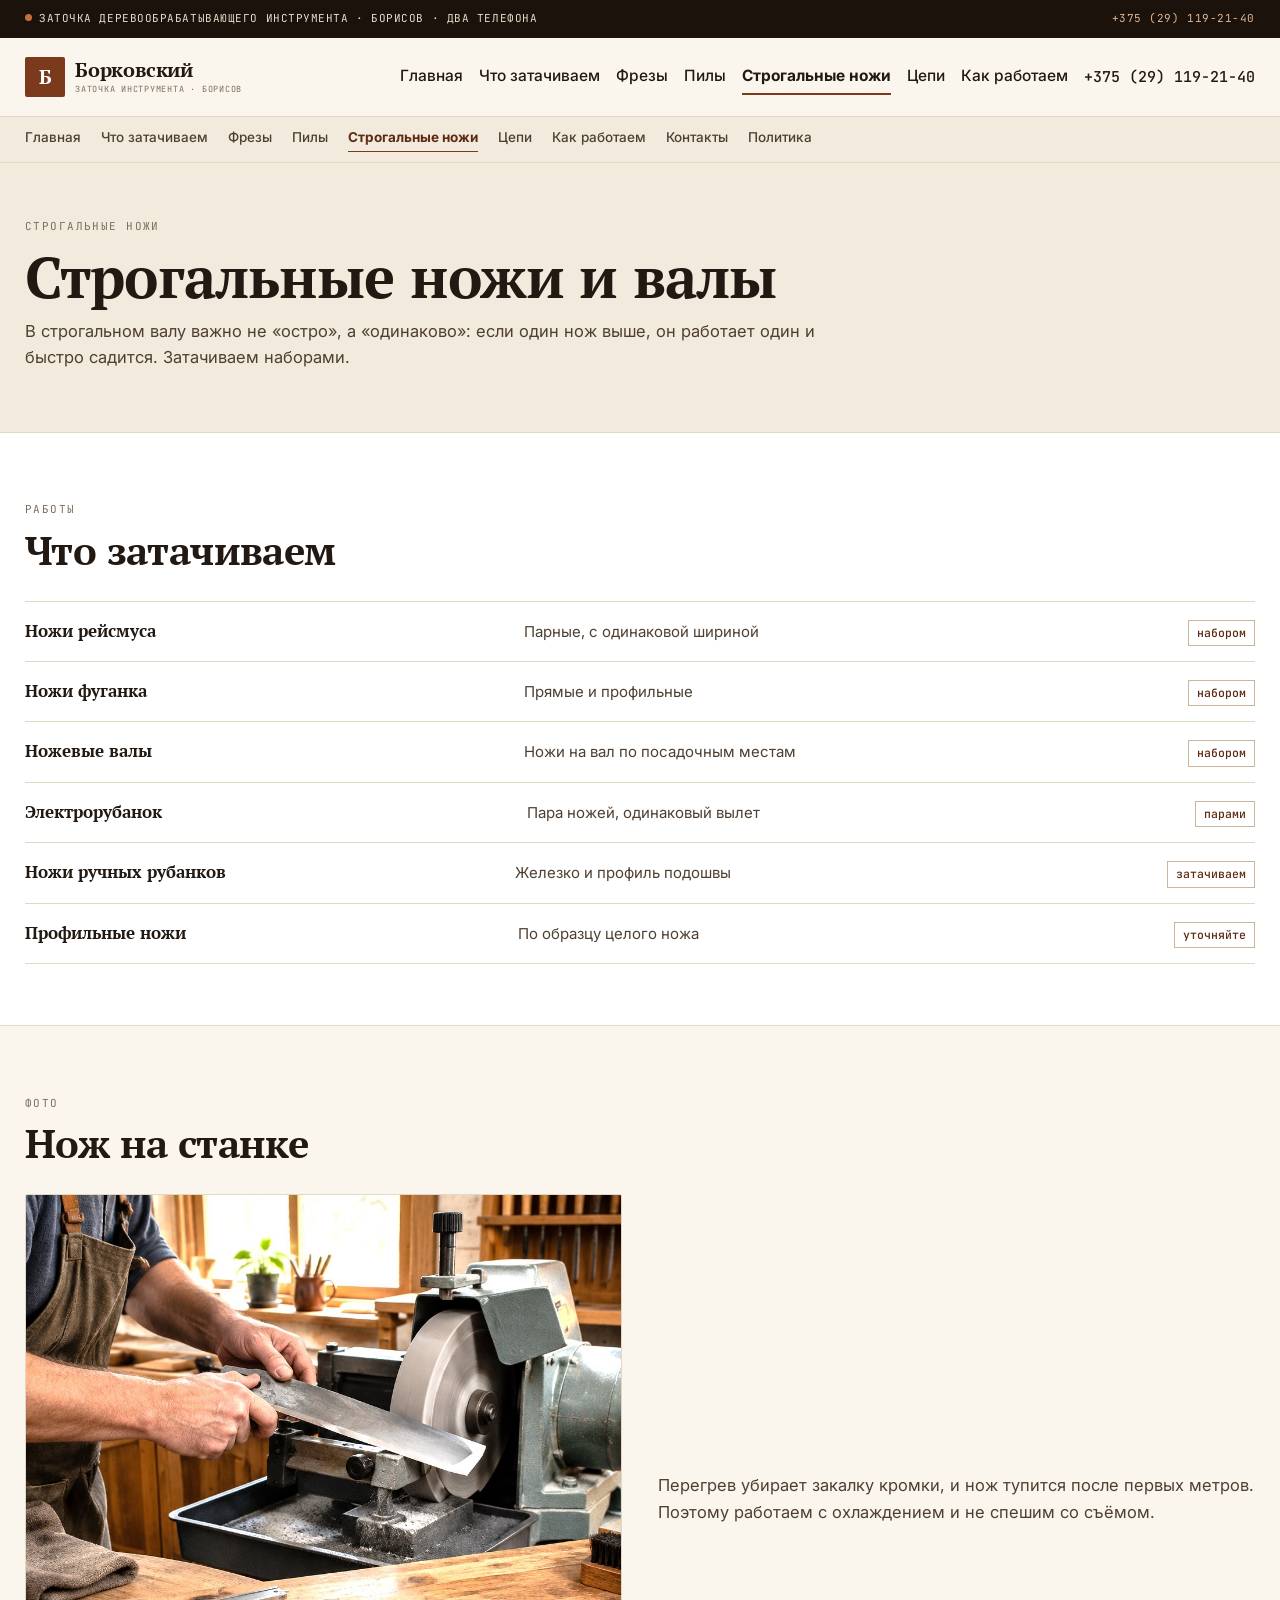
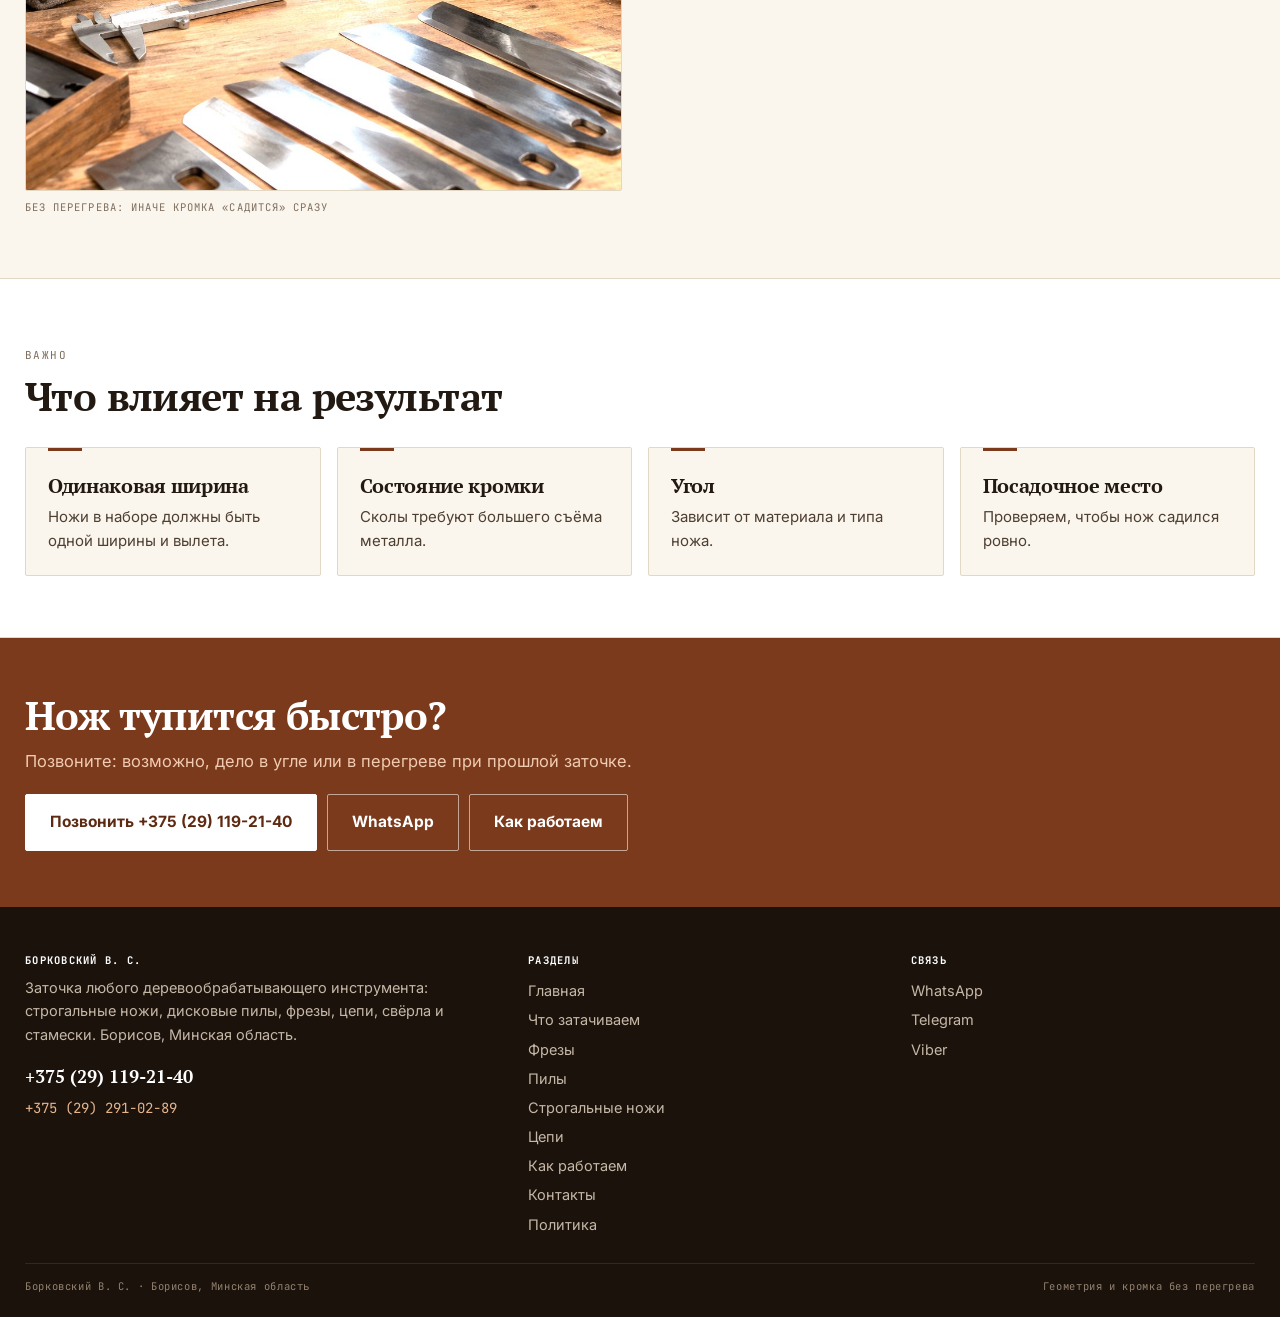
<file: strogalnye.html>
<!doctype html><html lang="ru"><head><meta charset="utf-8">
<meta name="viewport" content="width=device-width,initial-scale=1">
<title>Заточка строгальных ножей и ножевых валов — Борисов</title><meta name="description" content="Заточка строгальных ножей в Борисове: ножи рейсмуса и фуганка, ножевые валы, электрорубанок. Набором с одинаковой шириной.">
<meta property="og:title" content="Заточка строгальных ножей и ножевых валов — Борисов"><meta property="og:description" content="Заточка строгальных ножей в Борисове: ножи рейсмуса и фуганка, ножевые валы, электрорубанок. Набором с одинаковой шириной."><meta property="og:type" content="website">
<link rel="preconnect" href="https://fonts.googleapis.com"><link rel="preconnect" href="https://fonts.gstatic.com" crossorigin>
<link href="https://fonts.googleapis.com/css2?family=PT+Serif:wght@400;700&family=Inter:wght@400;500;600&family=JetBrains+Mono:wght@400;500&display=swap" rel="stylesheet">
<style>
:root{--cream:#FAF6EE;--ink:#221A12;--ink2:#4E3F31;--muted:#7E6E5D;--line:#E2D8C6;--line2:#C8B79C;
--rust:#7C3A1D;--rust-d:#5E2A12;--rust-l:#F0E0D2;--wood:#2A1D14;--deep:#1B120C}
*{box-sizing:border-box}
body{margin:0;background:var(--cream);color:var(--ink);font:16.5px/1.6 Inter,system-ui,sans-serif;overflow-x:hidden}
img{max-width:100%;display:block}
a{color:inherit;text-decoration:none}
button{font:inherit;color:inherit;background:none;border:0;cursor:pointer}
h1,h2,h3,h4{margin:0;font-family:'PT Serif',Georgia,serif;font-weight:700;line-height:1.06;letter-spacing:-.015em;overflow-wrap:anywhere}
h1{font-size:clamp(30px,4.5vw,58px)}
h2{font-size:clamp(24px,3.1vw,40px)}
p{margin:0 0 13px;overflow-wrap:break-word}
.wrap{width:min(1230px,100% - 36px);margin:0 auto}
.btn{display:inline-flex;align-items:center;justify-content:center;gap:9px;padding:15px 24px;border-radius:2px;font-weight:700;font-size:15.5px;border:1.5px solid transparent;transition:.15s}
.btn--p{background:var(--rust);color:#fff;border-color:var(--rust)}.btn--p:hover{background:var(--rust-d);border-color:var(--rust-d)}
.btn--s{background:transparent;color:var(--ink);border-color:var(--line2)}.btn--s:hover{border-color:var(--ink)}
</style>
<link rel="stylesheet" href="assets/css/site.v1.css"></head><body>
<div class="top"><div class="wrap"><span><i></i>Заточка деревообрабатывающего инструмента · Борисов · два телефона</span><a href="tel:+375291192140">+375 (29) 119-21-40</a></div></div>
<header class="hd"><div class="wrap hd__in">
<a class="logo" href="index.html"><b>Б</b><span>Борковский<small>заточка инструмента · Борисов</small></span></a>
<nav class="nav"><a href="index.html">Главная</a><a href="instrument.html">Что затачиваем</a><a href="frezy.html">Фрезы</a><a href="pily.html">Пилы</a><a href="strogalnye.html" class="on">Строгальные ножи</a><a href="cepi.html">Цепи</a><a href="process.html">Как работаем</a></nav><a class="hd__tel" href="tel:+375291192140">+375 (29) 119-21-40</a>
<button class="burger" id="burger" aria-label="Меню" aria-expanded="false"><span></span><span></span><span></span></button>
</div></header>
<div class="strip"><div class="wrap strip__in"><a href="index.html">Главная</a><a href="instrument.html">Что затачиваем</a><a href="frezy.html">Фрезы</a><a href="pily.html">Пилы</a><a href="strogalnye.html" aria-current="page">Строгальные ножи</a><a href="cepi.html">Цепи</a><a href="process.html">Как работаем</a><a href="kontakty.html">Контакты</a><a href="politika.html">Политика</a></div></div>
<div class="drw" id="drawer" role="dialog" aria-modal="true" aria-label="Меню"><div class="drw__top"><b>Меню</b><button class="drw__x" id="drawerClose" aria-label="Закрыть">×</button></div>
<nav><a href="index.html">Главная</a><a href="instrument.html">Что затачиваем</a><a href="frezy.html">Фрезы</a><a href="pily.html">Пилы</a><a href="strogalnye.html">Строгальные ножи</a><a href="cepi.html">Цепи</a><a href="process.html">Как работаем</a><a href="kontakty.html">Контакты</a><a href="politika.html">Политика</a></nav><div class="drw__c"><a class="btn btn--p" href="tel:+375291192140">Позвонить</a><a class="btn btn--s" href="https://wa.me/375291192140" target="_blank" rel="noopener">WhatsApp</a></div></div>
<main><section class="ph"><div class="wrap"><span class="mono">Строгальные ножи</span><h1 style="margin-top:9px">Строгальные ножи и валы</h1><p>В строгальном валу важно не «остро», а «одинаково»: если один нож выше, он работает один и быстро садится. Затачиваем наборами.</p></div></section><section class="sec sec--alt"><div class="wrap"><div class="sec__head"><div><span class="mono">Работы</span><h2 style="margin-top:8px">Что затачиваем</h2></div><p></p></div><div class="rows"><div class="row"><b>Ножи рейсмуса</b><span>Парные, с одинаковой шириной</span><i>набором</i></div><div class="row"><b>Ножи фуганка</b><span>Прямые и профильные</span><i>набором</i></div><div class="row"><b>Ножевые валы</b><span>Ножи на вал по посадочным местам</span><i>набором</i></div><div class="row"><b>Электрорубанок</b><span>Пара ножей, одинаковый вылет</span><i>парами</i></div><div class="row"><b>Ножи ручных рубанков</b><span>Железко и профиль подошвы</span><i>затачиваем</i></div><div class="row"><b>Профильные ножи</b><span>По образцу целого ножа</span><i>уточняйте</i></div></div></div></section><section class="sec "><div class="wrap"><div class="sec__head"><div><span class="mono">Фото</span><h2 style="margin-top:8px">Нож на станке</h2></div><p></p></div><div class="split"><figure><img src="assets/img/hero.jpg" alt="Станок затачивает строгальный нож в мастерской" loading="lazy"><figcaption>Без перегрева: иначе кромка «садится» сразу</figcaption></figure><div><p style="color:var(--ink2)">Перегрев убирает закалку кромки, и нож тупится после первых метров. Поэтому работаем с охлаждением и не спешим со съёмом.</p></div></div></div></section><section class="sec sec--alt"><div class="wrap"><div class="sec__head"><div><span class="mono">Важно</span><h2 style="margin-top:8px">Что влияет на результат</h2></div><p></p></div><div class="cards"><div class="card"><h3>Одинаковая ширина</h3><p>Ножи в наборе должны быть одной ширины и вылета.</p></div><div class="card"><h3>Состояние кромки</h3><p>Сколы требуют большего съёма металла.</p></div><div class="card"><h3>Угол</h3><p>Зависит от материала и типа ножа.</p></div><div class="card"><h3>Посадочное место</h3><p>Проверяем, чтобы нож садился ровно.</p></div></div></div></section><section class="cta"><div class="wrap"><h2>Нож тупится быстро?</h2><p>Позвоните: возможно, дело в угле или в перегреве при прошлой заточке.</p><div class="cta__a"><a class="btn btn--p" href="tel:+375291192140">Позвонить +375 (29) 119-21-40</a><a class="btn btn--s" href="https://wa.me/375291192140" target="_blank" rel="noopener">WhatsApp</a><a class="btn btn--s" href="process.html">Как работаем</a></div></div></section></main>
<footer class="ft"><div class="wrap"><div class="ft__g">
<div><h4>Борковский В. С.</h4><p>Заточка любого деревообрабатывающего инструмента: строгальные ножи, дисковые пилы, фрезы, цепи, свёрла и стамески. Борисов, Минская область.</p>
<a class="ft__tel" href="tel:+375291192140">+375 (29) 119-21-40</a><a class="ft__tel2" href="tel:+375292910289">+375 (29) 291-02-89</a></div>
<div><h4>Разделы</h4><a href="index.html">Главная</a><a href="instrument.html">Что затачиваем</a><a href="frezy.html">Фрезы</a><a href="pily.html">Пилы</a><a href="strogalnye.html">Строгальные ножи</a><a href="cepi.html">Цепи</a><a href="process.html">Как работаем</a><a href="kontakty.html">Контакты</a><a href="politika.html">Политика</a></div>
<div><h4>Связь</h4><a href="https://wa.me/375291192140" target="_blank" rel="noopener">WhatsApp</a><a href="https://t.me/+375291192140" target="_blank" rel="noopener">Telegram</a><a href="viber://chat?number=%2B375291192140">Viber</a></div>
</div><div class="ft__bot"><span>Борковский В. С. · Борисов, Минская область</span><span>Геометрия и кромка без перегрева</span></div></div></footer>
<div class="mbar"><a href="tel:+375291192140"><b>Позвонить</b></a><a href="https://wa.me/375291192140" target="_blank" rel="noopener"><b>WhatsApp</b></a><a href="viber://chat?number=%2B375291192140"><b>Viber</b></a><a href="https://t.me/+375291192140" target="_blank" rel="noopener"><b>Telegram</b></a></div>
<script src="assets/js/main.v1.js" defer></script></body></html>
</file>
<file: assets/css/site.v1.css>
/* Борковский: мастерская, дерево, кромка */
:root{--cream:#FAF6EE;--cream2:#F1EADD;--white:#fff;--ink:#221A12;--ink2:#4E3F31;--muted:#7E6E5D;
--line:#E2D8C6;--line2:#C8B79C;--rust:#7C3A1D;--rust-d:#5E2A12;--rust-l:#F0E0D2;--wood:#2A1D14;--deep:#1B120C}
*{box-sizing:border-box}
html{-webkit-text-size-adjust:100%;scroll-behavior:smooth}
body{margin:0;background:var(--cream);color:var(--ink);font:16.5px/1.6 Inter,system-ui,sans-serif;overflow-x:hidden}
img{max-width:100%;display:block}
a{color:inherit;text-decoration:none}
button{font:inherit;color:inherit;background:none;border:0;cursor:pointer}
h1,h2,h3,h4{margin:0;font-family:'PT Serif',Georgia,serif;font-weight:700;line-height:1.06;letter-spacing:-.015em;overflow-wrap:anywhere}
h1{font-size:clamp(30px,4.5vw,58px)}
h2{font-size:clamp(24px,3.1vw,40px)}
h3{font-size:clamp(17px,1.6vw,21px);line-height:1.18}
p{margin:0 0 13px;overflow-wrap:break-word}
.wrap{width:min(1230px,100% - 36px);margin:0 auto}
.mono{font-family:'JetBrains Mono',monospace;font-size:11px;letter-spacing:.13em;text-transform:uppercase;color:var(--muted)}
.top{background:var(--deep);color:#E7DCCB;font-family:'JetBrains Mono',monospace;font-size:11px;letter-spacing:.05em;text-transform:uppercase}
.top .wrap{display:flex;align-items:center;justify-content:space-between;gap:12px;min-height:38px;flex-wrap:wrap}
.top i{display:inline-block;width:7px;height:7px;border-radius:50%;background:#C4703C;margin-right:7px;vertical-align:1px}
.top a{color:#E5B58C}
.hd{position:sticky;top:0;z-index:60;background:rgba(250,246,238,.96);backdrop-filter:blur(12px);border-bottom:1px solid var(--line)}
.hd__in{display:flex;align-items:center;gap:16px;min-height:78px}
.logo{display:flex;align-items:center;gap:10px;flex:none}
.logo b{width:40px;height:40px;border-radius:2px;background:var(--rust);color:#fff;display:grid;place-items:center;font-family:'PT Serif',serif;font-size:20px}
.logo span{font-family:'PT Serif',serif;font-size:20px;font-weight:700;line-height:1;letter-spacing:-.01em}
.logo small{display:block;font-family:'JetBrains Mono',monospace;font-size:8.5px;letter-spacing:.09em;text-transform:uppercase;color:var(--muted);margin-top:5px;font-weight:400}
.nav{display:flex;gap:16px;margin-left:auto;flex-wrap:wrap}
.nav a{font-size:15.5px;font-weight:500;padding:5px 0;border-bottom:2px solid transparent}
.nav a:hover{border-color:var(--line2)}
.nav a.on{border-color:var(--rust);font-weight:700}
.hd__tel{font-family:'JetBrains Mono',monospace;font-size:15px;font-weight:500;white-space:nowrap}
.burger{display:none;width:44px;height:42px;border:1px solid var(--line2);border-radius:2px;margin-left:auto}
.burger span{display:block;width:18px;height:2px;background:var(--ink);margin:4px auto}
.strip{background:var(--cream2);border-bottom:1px solid var(--line);overflow-x:auto}
.strip__in{display:flex;gap:20px;padding:10px 0;white-space:nowrap;font-size:13.5px;font-weight:500}
.strip a{color:var(--ink2);border-bottom:1.5px solid transparent;padding-bottom:2px}
.strip a:hover{color:var(--ink);border-color:var(--line2)}
.strip a[aria-current]{color:var(--rust-d);border-color:var(--rust);font-weight:700}
.btn{display:inline-flex;align-items:center;justify-content:center;gap:9px;padding:15px 24px;border-radius:2px;font-weight:700;font-size:15.5px;border:1.5px solid transparent;transition:.15s}
.btn--p{background:var(--rust);color:#fff;border-color:var(--rust)}.btn--p:hover{background:var(--rust-d);border-color:var(--rust-d)}
.btn--s{background:transparent;color:var(--ink);border-color:var(--line2)}.btn--s:hover{border-color:var(--ink)}
.btn--w{background:#25D366;color:#06301B;border-color:#25D366}
.drw{position:fixed;inset:0;z-index:120;background:var(--cream);display:none;padding:18px;overflow:auto}
.drw.on{display:block}
.drw__top{display:flex;align-items:center;justify-content:space-between;margin-bottom:18px;font-family:'JetBrains Mono',monospace;font-size:11px;letter-spacing:.13em;text-transform:uppercase;color:var(--muted)}
.drw__x{width:44px;height:44px;border:1px solid var(--line2);border-radius:2px;font-size:20px}
.drw nav{display:grid}
.drw nav a{font-family:'PT Serif',serif;font-weight:700;font-size:clamp(20px,5.2vw,26px);padding:11px 0;border-bottom:1px solid var(--line)}
.drw__c{display:grid;gap:9px;margin-top:20px}
/* герой */
.hero{position:relative;isolation:isolate;overflow:hidden;background:#E4DACB;border-bottom:1px solid var(--line)}
.hero__bg{position:absolute;inset:0;z-index:-2}
.hero__bg img{width:100%;height:100%;object-fit:cover;object-position:50% 48%}
.hero::after{content:'';position:absolute;inset:0;z-index:-1;background:linear-gradient(97deg,rgba(252,249,243,.97) 0%,rgba(252,249,243,.94) 43%,rgba(252,249,243,.6) 71%,rgba(252,249,243,.12) 100%)}
.hero__in{position:relative;padding:clamp(30px,4.4vw,62px) 0 clamp(26px,3.4vw,46px)}
.hero__grid{display:grid;grid-template-columns:minmax(0,1.16fr) minmax(0,.84fr);gap:clamp(18px,3vw,44px);align-items:center}
.kick{display:inline-flex;align-items:center;gap:9px;font-family:'JetBrains Mono',monospace;font-size:11px;letter-spacing:.13em;text-transform:uppercase;color:var(--rust-d);margin-bottom:13px;font-weight:500}
.kick::before{content:'';width:24px;height:2px;background:var(--rust)}
.hero h1{margin-bottom:15px}
.hero h1 em{font-style:italic;color:var(--rust)}
.hero__lead{font-size:clamp(15.5px,1.3vw,18px);color:var(--ink2);max-width:46ch}
.hero__acts{display:flex;flex-wrap:wrap;gap:10px;margin-top:22px}
.hero__tags{display:flex;flex-wrap:wrap;gap:7px;margin-top:18px}
.hero__tags span{font-family:'JetBrains Mono',monospace;font-size:10.5px;text-transform:uppercase;letter-spacing:.05em;border:1px solid var(--line2);background:rgba(255,255,255,.86);padding:6px 10px;color:var(--ink2)}
/* карточка приёма */
.pass{background:var(--white);border:1px solid var(--line2);border-radius:2px;overflow:hidden}
.pass__h{background:var(--wood);color:#fff;padding:11px 16px;display:flex;justify-content:space-between;gap:10px;font-family:'JetBrains Mono',monospace;font-size:10.5px;letter-spacing:.12em;text-transform:uppercase}
.pass__h b{color:#E5B58C;font-weight:500}
.pass__b{padding:clamp(15px,1.9vw,22px)}
.pass__t{display:block;font-family:'PT Serif',serif;font-size:clamp(20px,2.2vw,26px);font-weight:700;margin-bottom:4px}
.pass__s{display:block;font-family:'JetBrains Mono',monospace;font-size:10px;letter-spacing:.08em;text-transform:uppercase;color:var(--muted);margin-bottom:13px}
.pass__r{display:flex;justify-content:space-between;gap:10px;padding:8px 0;border-bottom:1px dashed var(--line2);font-size:14px;color:var(--ink2)}
.pass__r:last-of-type{border-bottom:0}
.pass__r b{font-family:'JetBrains Mono',monospace;font-size:13px;font-weight:500;white-space:nowrap;color:var(--ink)}
.pass .btn{width:100%;margin-top:11px}
.pass__f{background:var(--cream2);padding:9px 16px;font-family:'JetBrains Mono',monospace;font-size:10px;letter-spacing:.06em;text-transform:uppercase;color:var(--muted)}
.hero__figs{display:grid;grid-template-columns:repeat(3,1fr);gap:1px;background:var(--line2);border:1px solid var(--line2);border-radius:2px;overflow:hidden;margin-top:clamp(20px,3vw,30px)}
.hero__figs div{background:rgba(255,255,255,.94);padding:13px 15px}
.hero__figs b{display:block;font-family:'PT Serif',serif;font-size:18px;line-height:1.15}
.hero__figs span{font-size:11.5px;color:var(--muted);display:block;margin-top:4px}
.ph{background:var(--cream2);border-bottom:1px solid var(--line);padding:clamp(24px,3.8vw,48px) 0}
.ph p{max-width:48em;color:var(--ink2);margin-top:11px}
/* секции */
.sec{padding:clamp(34px,4.8vw,68px) 0;border-bottom:1px solid var(--line)}
.sec--alt{background:var(--white)}
.sec__head{display:grid;grid-template-columns:minmax(0,.92fr) minmax(0,1.08fr);gap:clamp(14px,3vw,44px);align-items:end;margin-bottom:clamp(18px,2.6vw,30px)}
.sec__head p{color:var(--ink2);margin:0}
.cards{display:grid;grid-template-columns:repeat(auto-fit,minmax(246px,1fr));gap:clamp(10px,1.4vw,16px)}
.card{background:var(--white);border:1px solid var(--line);border-radius:2px;padding:clamp(15px,2vw,22px);position:relative;padding-top:clamp(20px,2.4vw,26px)}
.card::before{content:'';position:absolute;left:clamp(15px,2vw,22px);top:0;width:34px;height:3px;background:var(--rust)}
.sec--alt .card{background:var(--cream)}
.card h3{margin-bottom:7px}
.card p{color:var(--ink2);font-size:15px;margin:0}
.rows{border-top:1px solid var(--line)}
.row{display:grid;grid-template-columns:minmax(0,1fr) minmax(0,1.35fr) auto;gap:clamp(10px,2vw,26px);padding:15px 0;border-bottom:1px solid var(--line);align-items:baseline}
.row b{font-family:'PT Serif',serif;font-size:17px;font-weight:700}
.row span{color:var(--ink2);font-size:15px}
.row i{font-family:'JetBrains Mono',monospace;font-size:11.5px;font-style:normal;color:var(--rust-d);white-space:nowrap;font-weight:500;border:1px solid var(--line2);padding:3px 8px}
.steps{display:grid;grid-template-columns:repeat(auto-fit,minmax(200px,1fr));gap:clamp(10px,1.6vw,18px)}
.step{border-left:2px solid var(--rust);padding:2px 0 2px 14px}
.step b{font-family:'JetBrains Mono',monospace;font-size:11px;color:var(--rust-d);display:block;margin-bottom:7px}
.step h3{font-size:16.5px;margin-bottom:5px}
.step p{font-size:14.5px;color:var(--ink2);margin:0}
.chk{list-style:none;margin:0;padding:0;display:grid;grid-template-columns:repeat(auto-fit,minmax(232px,1fr));gap:7px 20px}
.chk li{position:relative;padding-left:24px;font-size:15px;color:var(--ink2)}
.chk li::before{content:'';position:absolute;left:0;top:9px;width:11px;height:2px;background:var(--rust)}
.split{display:grid;grid-template-columns:minmax(0,1fr) minmax(0,1fr);gap:clamp(14px,2.8vw,40px);align-items:center}
.split figure{margin:0}
.split img{border-radius:2px;border:1px solid var(--line)}
.split figcaption{font-family:'JetBrains Mono',monospace;font-size:10.5px;letter-spacing:.1em;text-transform:uppercase;color:var(--muted);margin-top:8px}
/* каталог инструмента с поиском */
.find{background:var(--white);border:1px solid var(--line);border-radius:2px;padding:clamp(14px,1.8vw,20px);margin-bottom:clamp(14px,2vw,20px)}
.find__row{display:flex;gap:9px;flex-wrap:wrap;align-items:center}
.find input{flex:1 1 240px;min-width:0;padding:13px 14px;border:1px solid var(--line2);border-radius:2px;font:400 16px Inter,sans-serif;background:var(--cream)}
.find input:focus{outline:none;border-color:var(--rust)}
.find__c{font-family:'JetBrains Mono',monospace;font-size:11px;letter-spacing:.06em;text-transform:uppercase;color:var(--muted);margin-top:10px}
.find__c b{color:var(--rust-d)}
.list{display:grid;grid-template-columns:repeat(auto-fit,minmax(258px,1fr));gap:1px;background:var(--line);border:1px solid var(--line);border-radius:2px;overflow:hidden}
.list__i{background:var(--white);padding:13px 15px}
.list__i b{display:block;font-family:'PT Serif',serif;font-size:16px;margin-bottom:3px}
.list__i span{font-size:13.5px;color:var(--ink2);display:block}
.list__i em{font-family:'JetBrains Mono',monospace;font-size:10px;font-style:normal;letter-spacing:.06em;text-transform:uppercase;color:var(--rust-d);display:block;margin-top:5px}
.empty{padding:22px;text-align:center;color:var(--muted);font-size:15px;background:var(--white)}
/* faq/форма */
.faq{border-top:1px solid var(--line)}
.faq__i{border-bottom:1px solid var(--line)}
.faq__q{width:100%;text-align:left;padding:16px 32px 16px 0;font-weight:600;font-size:16.5px;position:relative}
.faq__q::after{content:'+';position:absolute;right:2px;top:12px;font-size:22px;color:var(--rust)}
.faq__q[aria-expanded="true"]::after{content:'–'}
.faq__a{display:none;padding:0 0 16px;color:var(--ink2);font-size:15.5px;max-width:64em}
.faq__a.on{display:block}
.form{display:grid;gap:10px;background:var(--white);border:1px solid var(--line);border-radius:2px;padding:clamp(15px,2.2vw,26px)}
.form input,.form textarea{width:100%;min-width:0;padding:13px 14px;border:1px solid var(--line2);border-radius:2px;font:400 16px Inter,sans-serif;background:var(--cream)}
.form input:focus,.form textarea:focus{outline:none;border-color:var(--rust)}
.form textarea{min-height:90px;resize:vertical}
.msg{font-size:14.5px;color:var(--rust-d);min-height:19px}
/* cta/подвал */
.cta{background:var(--rust);color:#F8E6D8;padding:clamp(30px,4.4vw,58px) 0}
.cta h2{color:#fff;max-width:22em}
.cta p{color:#F0CBB2;max-width:42em;margin-top:11px}
.cta__a{display:flex;flex-wrap:wrap;gap:10px;margin-top:20px}
.cta .btn--p{background:#fff;color:var(--rust-d);border-color:#fff}
.cta .btn--s{background:transparent;color:#fff;border-color:rgba(255,255,255,.55)}
.ft{background:var(--deep);color:#C6B8A6;padding:clamp(28px,4vw,48px) 0 22px;font-size:14.5px}
.ft__g{display:grid;grid-template-columns:minmax(0,1.35fr) repeat(2,minmax(0,1fr));gap:clamp(16px,3vw,38px)}
.ft h4{color:#fff;font-family:'JetBrains Mono',monospace;font-size:10.5px;letter-spacing:.12em;text-transform:uppercase;margin-bottom:10px}
.ft a{display:block;padding:3px 0}.ft a:hover{color:#fff}
.ft__tel{font-family:'PT Serif',serif;font-size:18px;font-weight:700;color:#fff;margin-top:10px}
.ft__tel2{font-family:'JetBrains Mono',monospace;font-size:14px;color:#E5B58C}
.ft__bot{display:flex;flex-wrap:wrap;justify-content:space-between;gap:8px;margin-top:24px;padding-top:14px;border-top:1px solid #35271D;font-family:'JetBrains Mono',monospace;font-size:10.5px;letter-spacing:.06em;color:#93826F}
.mbar{position:fixed;left:0;right:0;bottom:0;z-index:90;display:none;grid-template-columns:repeat(4,1fr);background:#fff;border-top:1px solid var(--line2)}
.mbar a{padding:10px 3px;text-align:center;font-size:10.5px;color:var(--ink2);border-right:1px solid var(--line)}
.mbar a:last-child{border-right:0}
.mbar a b{display:block;font-size:13px;color:var(--ink);margin-bottom:1px}
.mbar a:first-child{background:var(--rust);color:#fff}.mbar a:first-child b{color:#fff}
@media(max-width:1000px){
 .hero__grid,.sec__head,.split{grid-template-columns:minmax(0,1fr)}
 .row{grid-template-columns:minmax(0,1fr) auto;row-gap:3px}
 .row span{grid-column:1/-1;order:3}
 .ft__g{grid-template-columns:repeat(2,minmax(0,1fr))}
 .pass{order:2}
}
@media(max-width:860px){
 .nav,.hd__tel{display:none}
 .burger{display:block}
 .mbar{display:grid}
 body{padding-bottom:56px}
 .hero::after{background:linear-gradient(180deg,rgba(252,249,243,.97) 0%,rgba(252,249,243,.95) 52%,rgba(252,249,243,.72) 100%)}
 .hero__figs{grid-template-columns:1fr 1fr}
}
@media(prefers-reduced-motion:reduce){*{transition:none!important;scroll-behavior:auto}}
</file>
